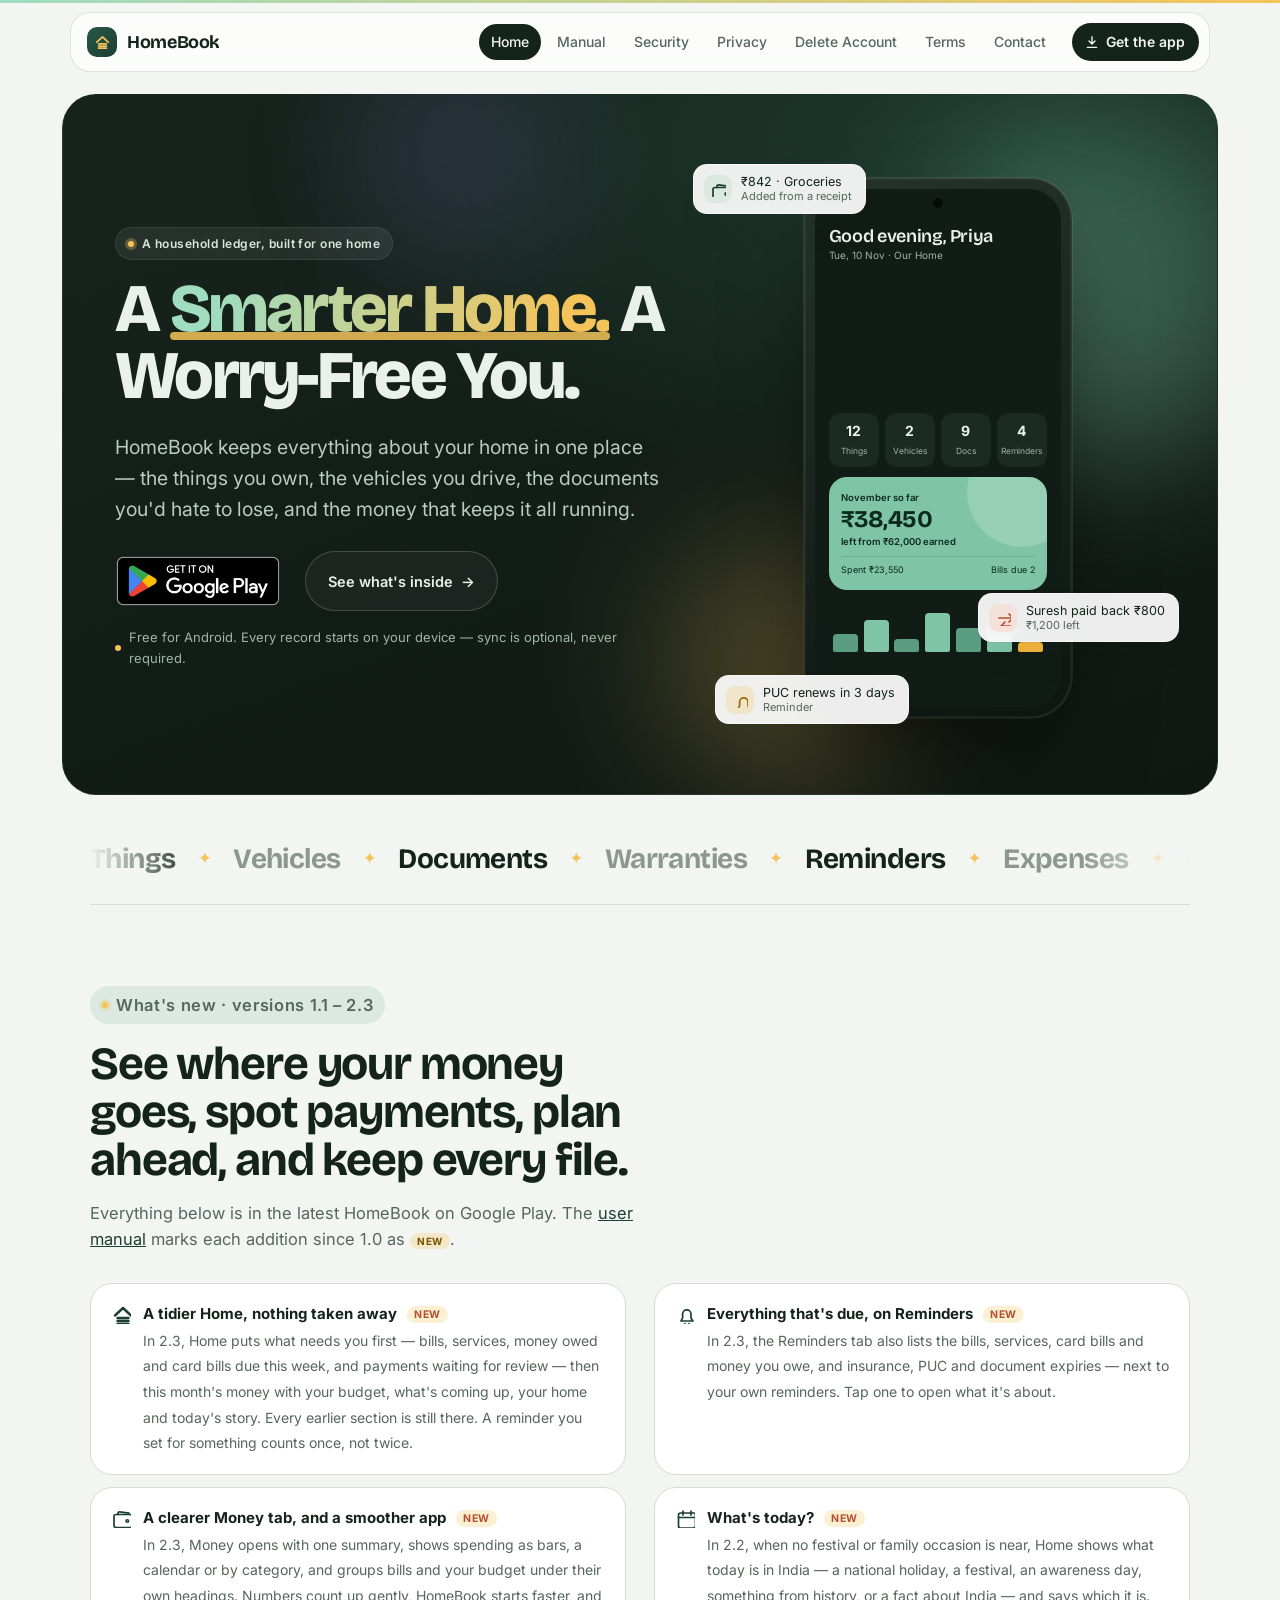
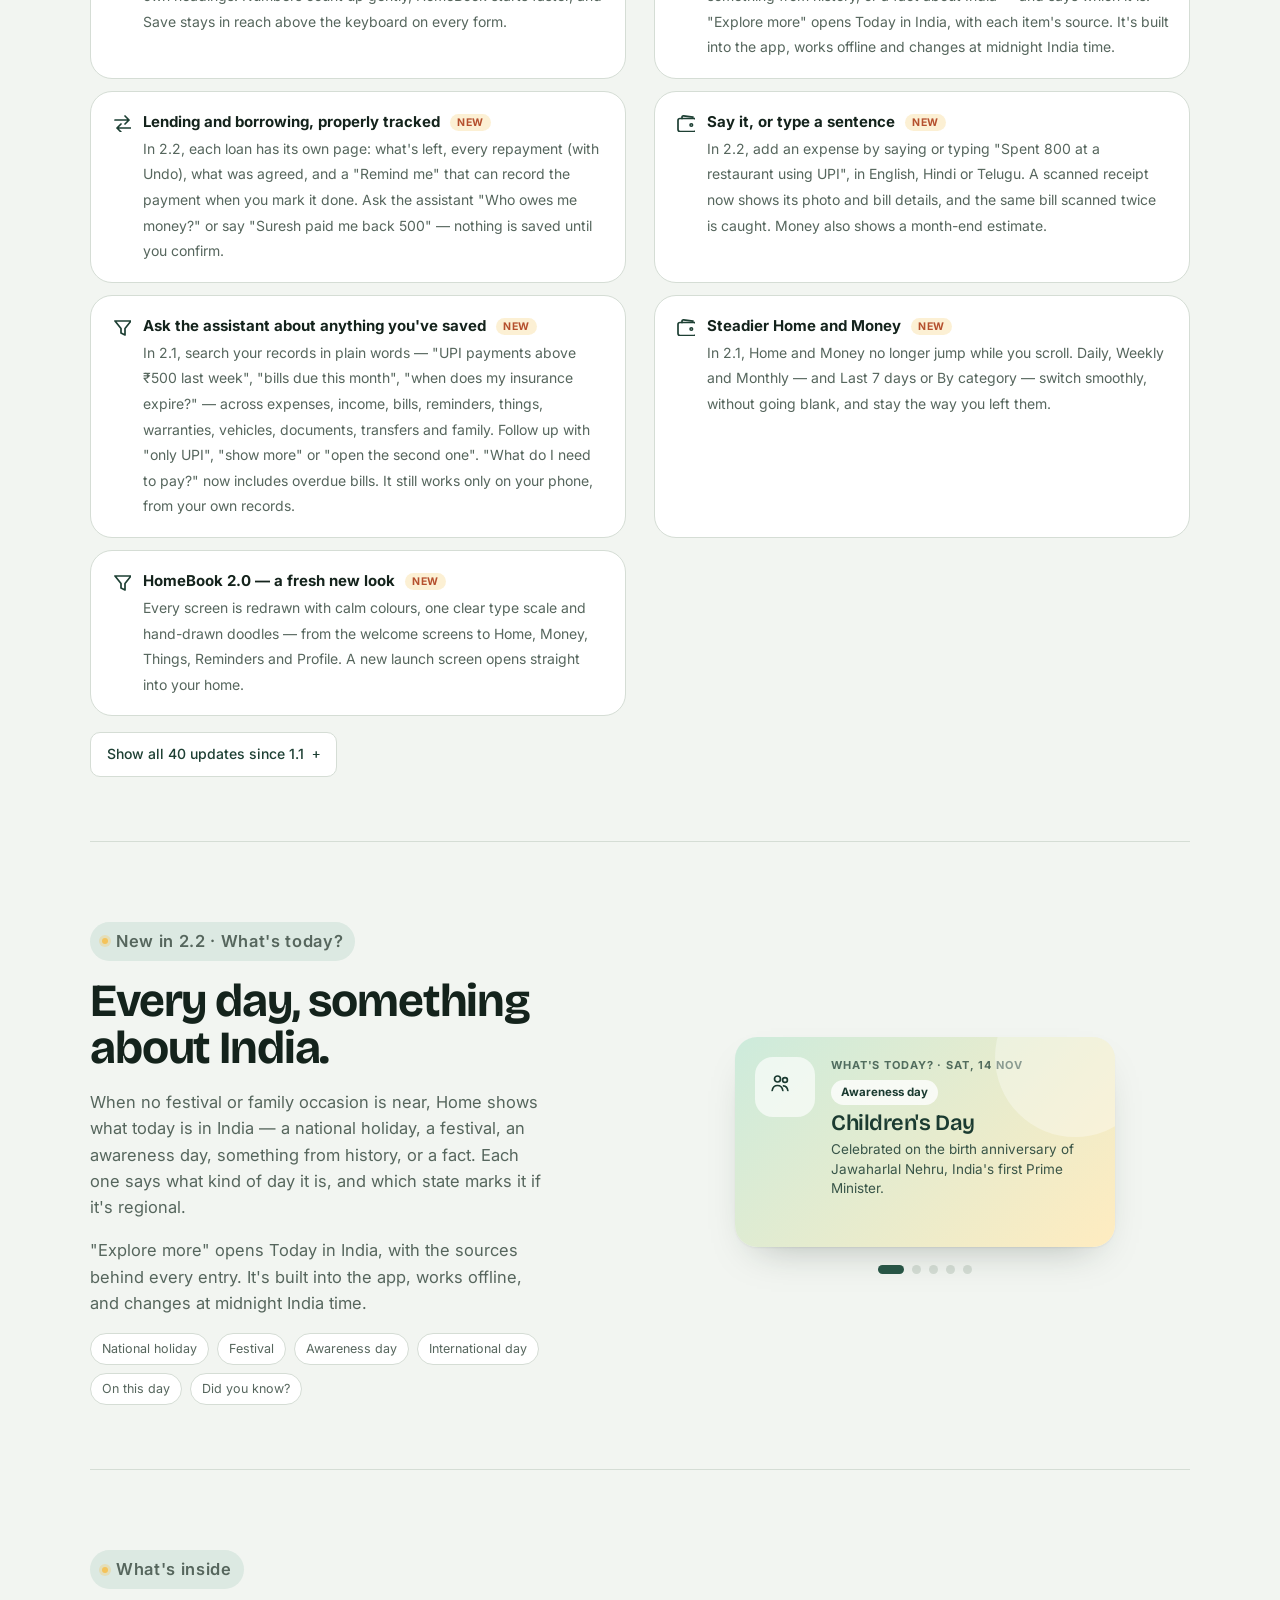
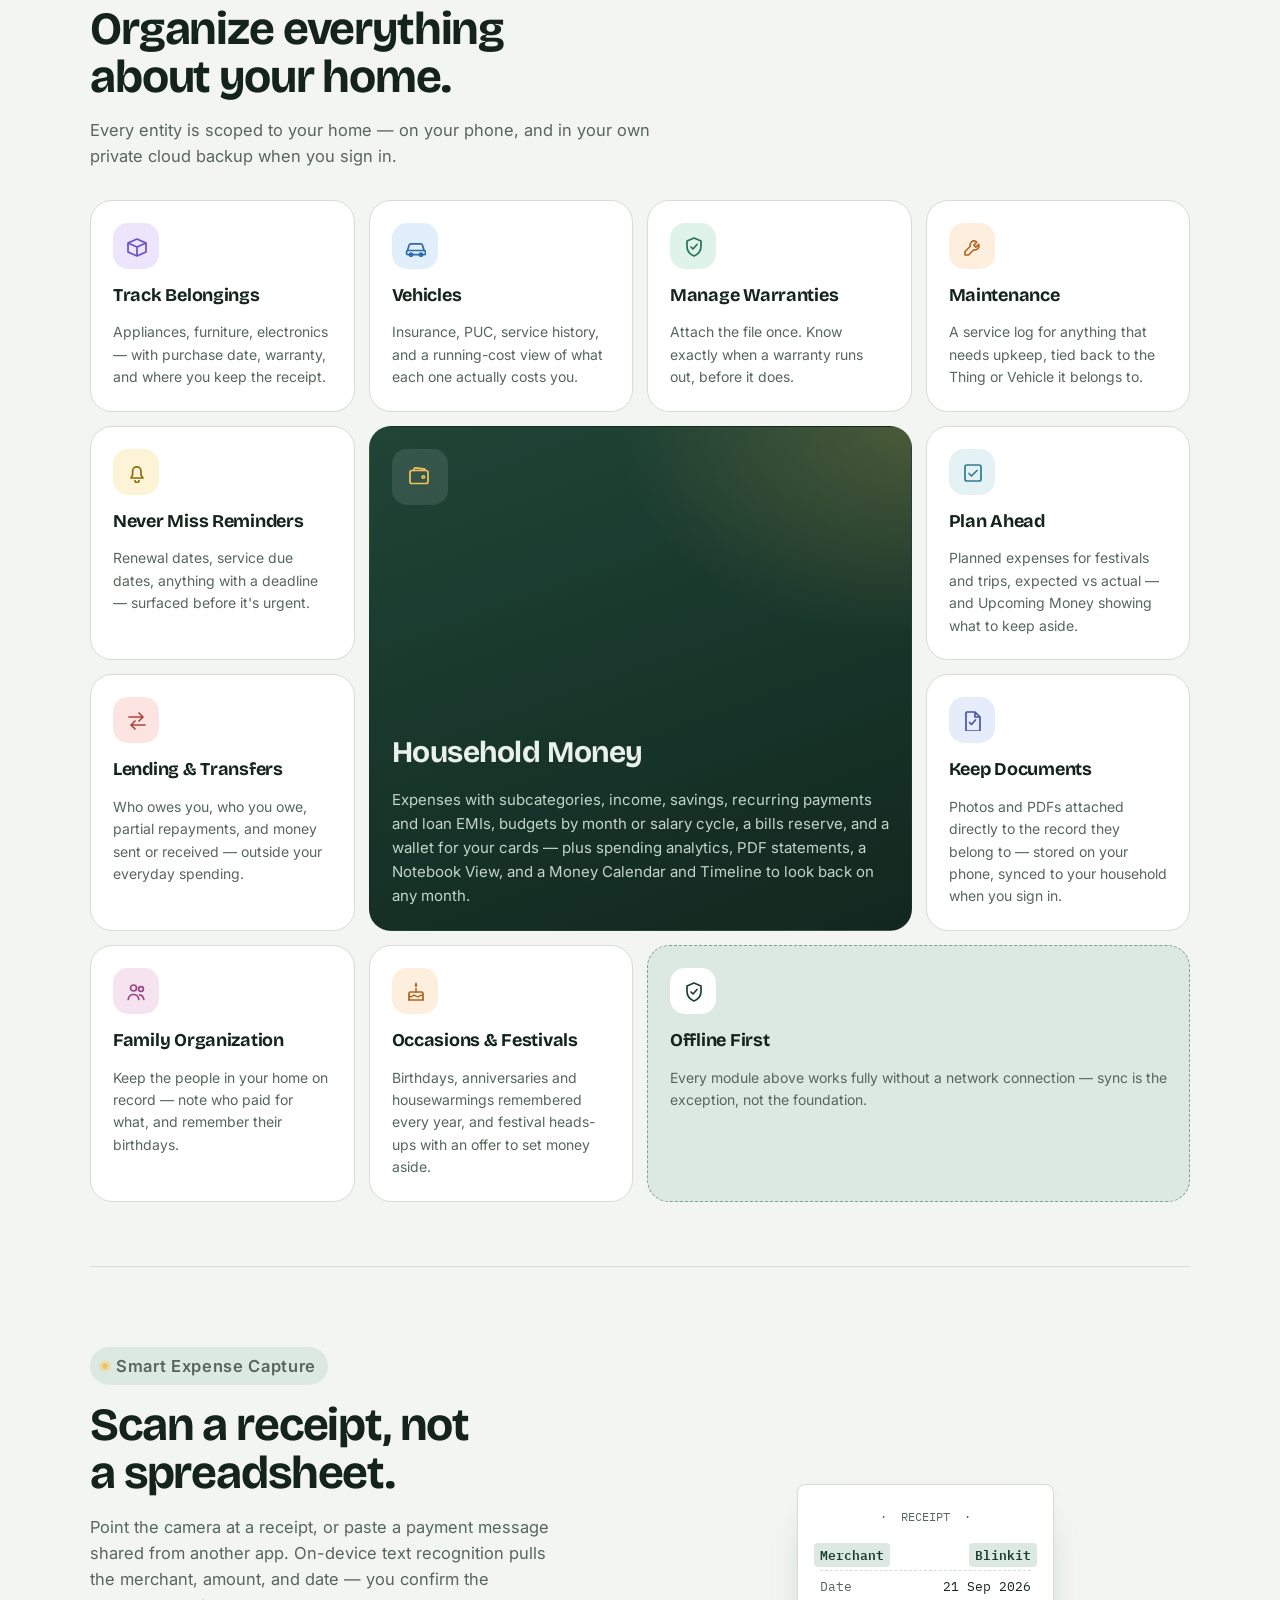
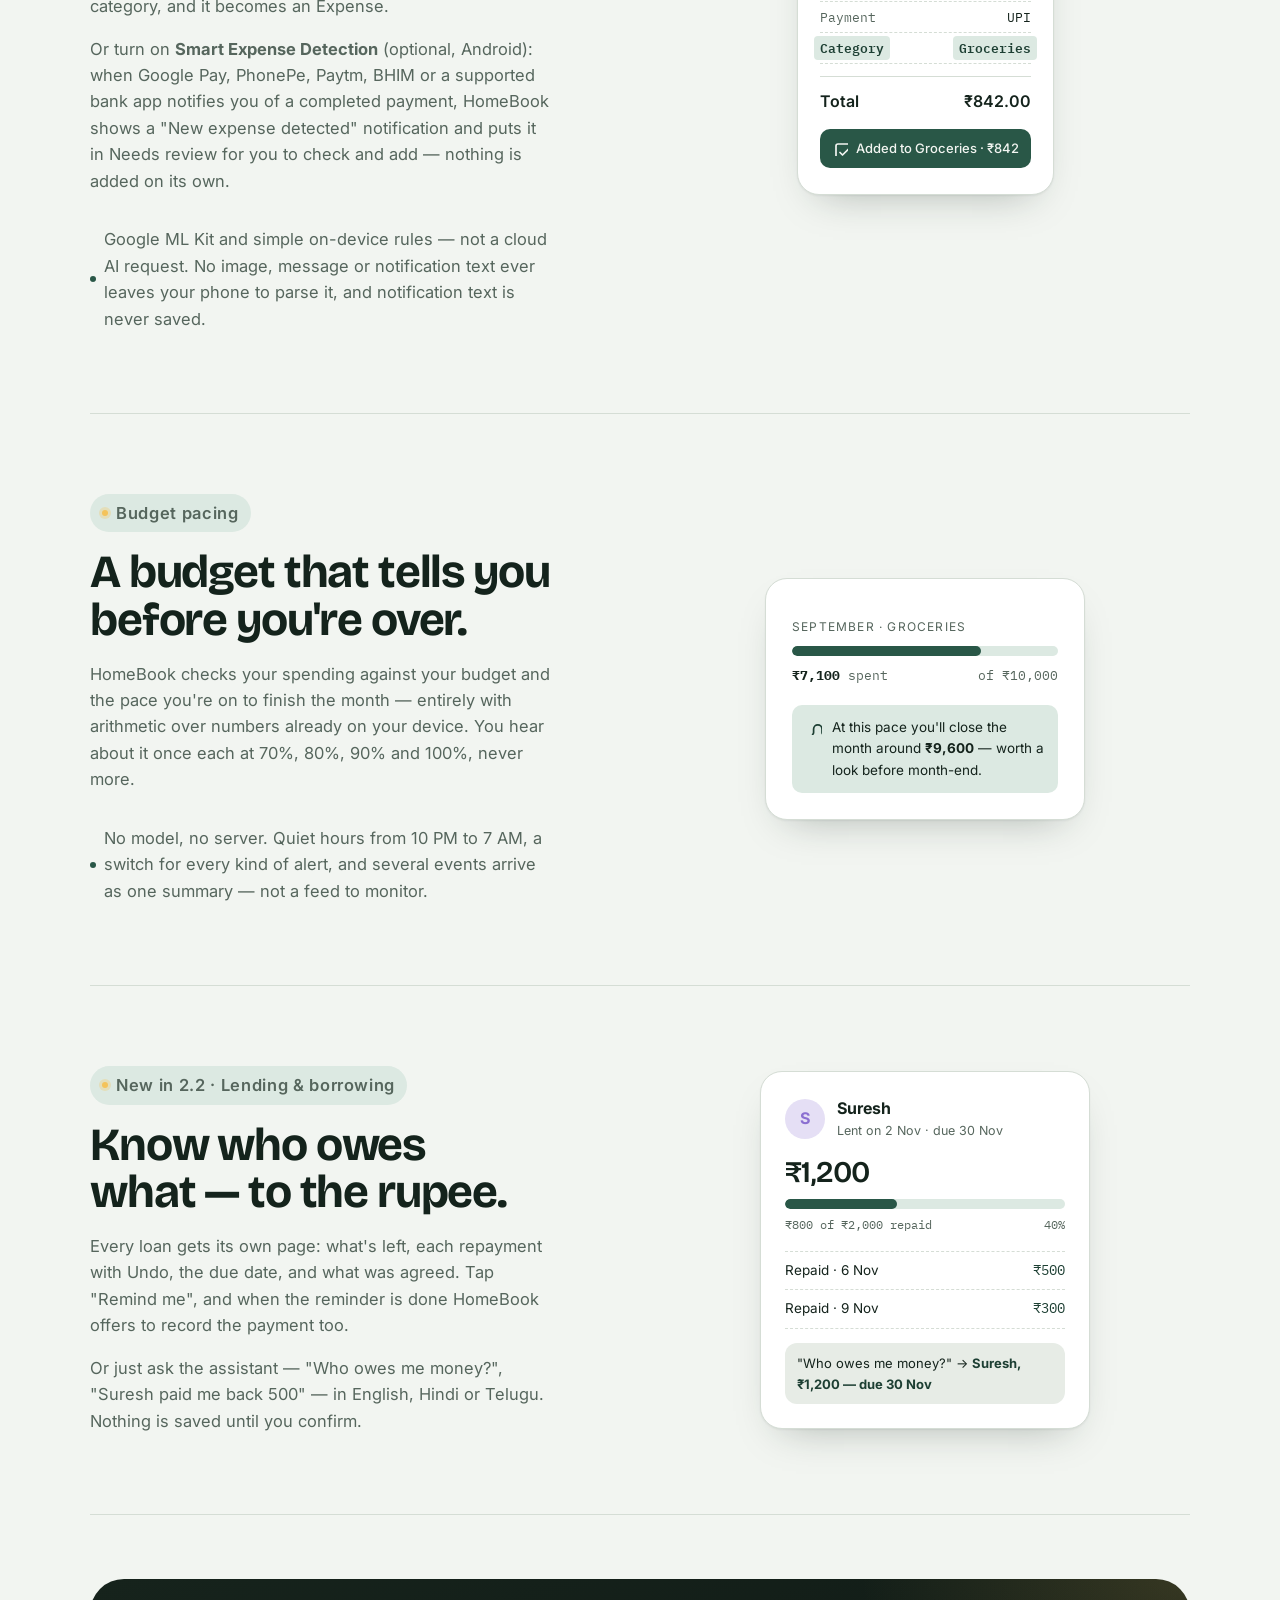
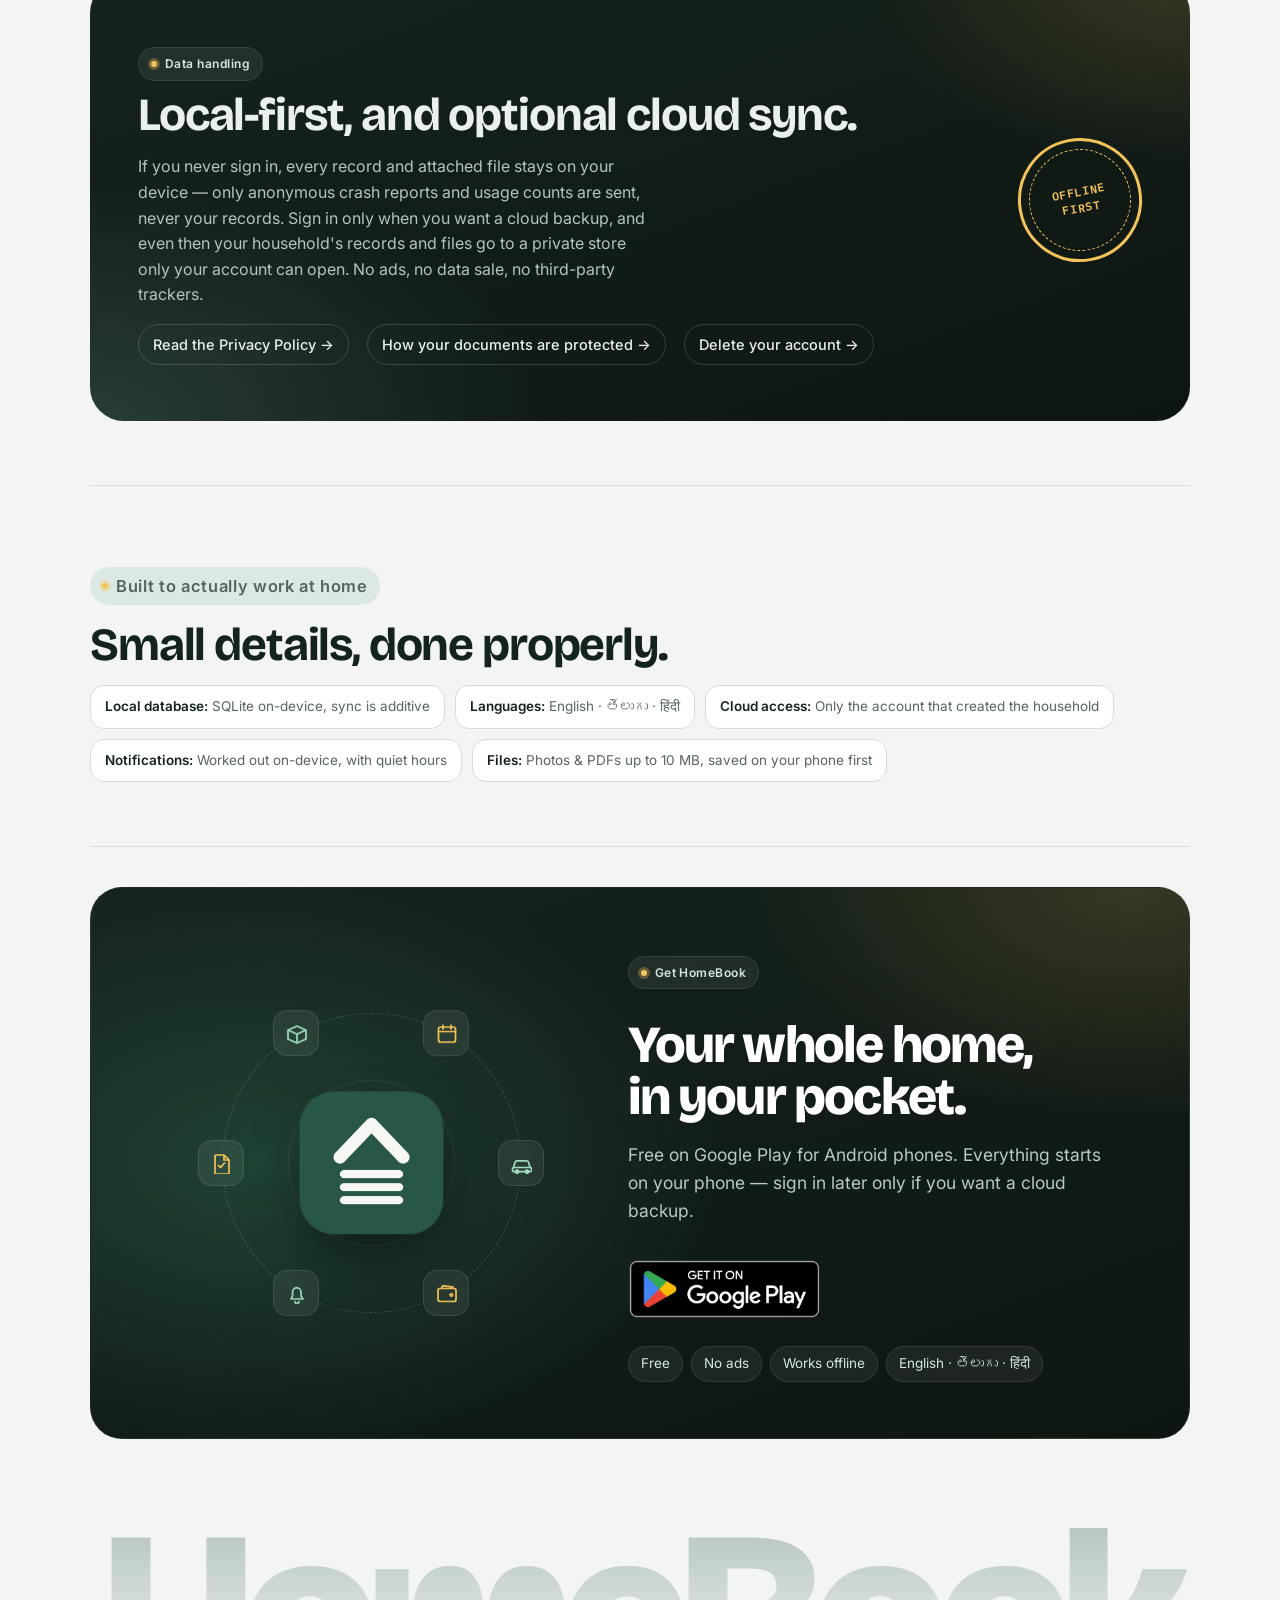
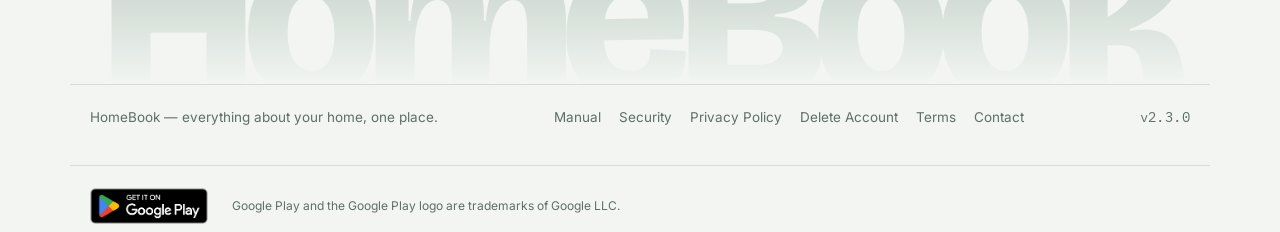
<file: index.html>
<!doctype html>
<html lang="en">
<head>
<meta charset="utf-8">
<meta name="viewport" content="width=device-width, initial-scale=1">
<title>HomeBook | A Smarter Home</title>
<meta name="description" content="HomeBook is a local-first household ledger for the things you own, your vehicles, documents, warranties, and money — with optional cloud sync.">
<link rel="icon" href="favicon.svg" type="image/svg+xml">
<meta property="og:title" content="HomeBook | A Smarter Home">
<meta property="og:description" content="A local-first household ledger for the things you own, your vehicles, documents, warranties, and money.">
<meta property="og:type" content="website">
<meta property="og:image" content="assets/og-image.png">
<meta name="twitter:card" content="summary">
<link rel="preconnect" href="https://fonts.googleapis.com">
<link href="https://fonts.googleapis.com/css2?family=Bricolage+Grotesque:opsz,wght@12..96,500..800&family=Inter:wght@400;500;600;700&family=IBM+Plex+Mono:wght@400;500;600&display=swap" rel="stylesheet">
<link rel="stylesheet" href="styles.css">
<link rel="stylesheet" href="motion.css">
<link rel="stylesheet" href="modern.css">
<script>(function(r){var seen;try{seen=sessionStorage.getItem('hb-intro')}catch(e){}if(seen||(window.matchMedia&&matchMedia('(prefers-reduced-motion: reduce)').matches)){r.classList.add('no-intro');return}try{sessionStorage.setItem('hb-intro','1')}catch(e){}r.classList.add('intro-on');setTimeout(function(){r.classList.remove('intro-on')},1250)})(document.documentElement);</script>
<script>document.documentElement.classList.add('js');setTimeout(function(){if(!window.hbMotion)document.documentElement.classList.remove('js')},2500);</script>
</head>
<body>
<div class="scroll-progress" aria-hidden="true"></div>
<div class="intro" aria-hidden="true">
  <div class="intro-inner">
    <div class="intro-mark"><svg viewBox="0 0 24 24"><path class="roof" d="M4 11.5L12 4l8 7.5"/><path class="l1" d="M6.5 14h11"/><path class="l2" d="M6.5 17h11"/><path class="l3" d="M6.5 20h11"/></svg></div>
    <div class="intro-word"><span>H</span><span>o</span><span>m</span><span>e</span><span>B</span><span>o</span><span>o</span><span>k</span></div>
    <div class="intro-line"><i></i></div>
  </div>
</div>

<svg width="0" height="0" style="position:absolute">
  <defs>
    <g id="i-mark"><path d="M4 11.5L12 4l8 7.5" stroke="currentColor" stroke-width="2.4" stroke-linecap="round" stroke-linejoin="round" fill="none"/><path d="M6.5 14h11M6.5 17h11M6.5 20h11" stroke="currentColor" stroke-width="2.4" stroke-linecap="round" fill="none"/></g>
    <g id="i-box"><path d="M3 8l9-4 9 4-9 4-9-4z" stroke="currentColor" stroke-width="1.7" stroke-linejoin="round" fill="none"/><path d="M3 8v9l9 4 9-4V8" stroke="currentColor" stroke-width="1.7" stroke-linejoin="round" fill="none"/><path d="M12 12v9" stroke="currentColor" stroke-width="1.7"/></g>
    <g id="i-car"><path d="M3.5 15.5l1.6-5.2a2 2 0 0 1 1.9-1.4h9.6a2 2 0 0 1 1.9 1.4l1.6 5.2" stroke="currentColor" stroke-width="1.7" stroke-linecap="round" stroke-linejoin="round" fill="none"/><rect x="2.5" y="15.5" width="19" height="4.2" rx="1.4" stroke="currentColor" stroke-width="1.7" fill="none"/><circle cx="7" cy="19.6" r="1.6" stroke="currentColor" stroke-width="1.7" fill="none"/><circle cx="17" cy="19.6" r="1.6" stroke="currentColor" stroke-width="1.7" fill="none"/></g>
    <g id="i-doc"><path d="M6 3h8l5 5v13a1 1 0 0 1-1 1H6a1 1 0 0 1-1-1V4a1 1 0 0 1 1-1z" stroke="currentColor" stroke-width="1.7" stroke-linejoin="round" fill="none"/><path d="M14 3v5h5" stroke="currentColor" stroke-width="1.7" stroke-linejoin="round" fill="none"/><path d="M8.5 13.5l2 2 4-4.5" stroke="currentColor" stroke-width="1.7" stroke-linecap="round" stroke-linejoin="round" fill="none"/></g>
    <g id="i-wrench"><path d="M14.7 6.3a4 4 0 0 0-5.4 4.9L4 16.5V20h3.5l5.3-5.3a4 4 0 0 0 4.9-5.4l-2.8 2.8-2-2 2.8-2.8z" stroke="currentColor" stroke-width="1.6" stroke-linejoin="round" stroke-linecap="round" fill="none"/></g>
    <g id="i-bell"><path d="M6 17h12l-1.6-2.3a2 2 0 0 1-.4-1.2V10a4.2 4.2 0 1 0-8.4 0v3.5a2 2 0 0 1-.4 1.2L6 17z" stroke="currentColor" stroke-width="1.7" stroke-linejoin="round" fill="none"/><path d="M10 19.5a2 2 0 0 0 4 0" stroke="currentColor" stroke-width="1.7" stroke-linecap="round" fill="none"/></g>
    <g id="i-wallet"><rect x="3" y="6.5" width="18" height="13" rx="2" stroke="currentColor" stroke-width="1.7" fill="none"/><path d="M7 6.5V5.2a1.4 1.4 0 0 1 1.6-1.4l9.4 1.4" stroke="currentColor" stroke-width="1.7" stroke-linecap="round" fill="none"/><circle cx="16.3" cy="13" r="1.3" stroke="currentColor" stroke-width="1.6" fill="none"/></g>
    <g id="i-family"><circle cx="8.5" cy="8" r="3" stroke="currentColor" stroke-width="1.7" fill="none"/><circle cx="16" cy="9" r="2.4" stroke="currentColor" stroke-width="1.7" fill="none"/><path d="M3.2 19.5c.5-3.4 2.6-5 5.3-5s4.8 1.6 5.3 5" stroke="currentColor" stroke-width="1.7" stroke-linecap="round" fill="none"/><path d="M14.5 14.8c2.2.2 3.9 1.7 4.3 4.7" stroke="currentColor" stroke-width="1.7" stroke-linecap="round" fill="none"/></g>
    <g id="i-shield"><path d="M12 3l7 3v5.5c0 4.6-3 7.7-7 9.5-4-1.8-7-4.9-7-9.5V6l7-3z" stroke="currentColor" stroke-width="1.7" stroke-linejoin="round" fill="none"/><path d="M9 12l2 2 4-4.5" stroke="currentColor" stroke-width="1.7" stroke-linecap="round" stroke-linejoin="round" fill="none"/></g>
    <g id="i-plan"><rect x="4" y="4" width="16" height="16" rx="2" stroke="currentColor" stroke-width="1.7" fill="none"/><path d="M8 12.5l2.5 2.5L16 9.5" stroke="currentColor" stroke-width="1.7" stroke-linecap="round" stroke-linejoin="round" fill="none"/></g>
    <g id="i-arrows"><path d="M4 8h14M14 4l4 4-4 4" stroke="currentColor" stroke-width="1.7" stroke-linecap="round" stroke-linejoin="round" fill="none"/><path d="M20 16H6M10 12l-4 4 4 4" stroke="currentColor" stroke-width="1.7" stroke-linecap="round" stroke-linejoin="round" fill="none"/></g>
    <g id="i-clip"><path d="M19 11.5l-7.2 7.2a4.5 4.5 0 0 1-6.4-6.4l7.6-7.6a3 3 0 0 1 4.2 4.2l-7.4 7.4a1.5 1.5 0 0 1-2.1-2.1l6.8-6.8" stroke="currentColor" stroke-width="1.7" stroke-linecap="round" stroke-linejoin="round" fill="none"/></g>
    <g id="i-cake"><path d="M4 20h16M5 20v-6.5A1.5 1.5 0 0 1 6.5 12h11a1.5 1.5 0 0 1 1.5 1.5V20" stroke="currentColor" stroke-width="1.7" stroke-linejoin="round" fill="none"/><path d="M5 16c1.2 1 2.3 1 3.5 0s2.3-1 3.5 0 2.3 1 3.5 0 2.3-1 3.5 0" stroke="currentColor" stroke-width="1.5" fill="none"/><path d="M12 12V8.5M12 6.5c-.8-.8-.8-1.8 0-3 .8 1.2.8 2.2 0 3z" stroke="currentColor" stroke-width="1.5" stroke-linecap="round" fill="none"/></g>
    <g id="i-filter"><path d="M4 5h16l-6 7.5V19l-4-2v-4.5L4 5z" stroke="currentColor" stroke-width="1.7" stroke-linejoin="round" fill="none"/></g>
    <g id="i-calendar"><rect x="3.5" y="5" width="17" height="15" rx="2" stroke="currentColor" stroke-width="1.7" fill="none"/><path d="M3.5 9.5h17M8 3v4M16 3v4" stroke="currentColor" stroke-width="1.7" stroke-linecap="round"/></g>
    <g id="i-card"><rect x="2.5" y="5.5" width="19" height="13" rx="2" stroke="currentColor" stroke-width="1.7" fill="none"/><path d="M2.5 10h19" stroke="currentColor" stroke-width="1.7"/><path d="M6 15h4" stroke="currentColor" stroke-width="1.7" stroke-linecap="round"/></g>
    <g id="i-moon"><path d="M19.5 14.5A7.5 7.5 0 0 1 9.5 4.5a7.5 7.5 0 1 0 10 10z" stroke="currentColor" stroke-width="1.7" stroke-linejoin="round" fill="none"/></g>
    <g id="i-bolt"><path d="M13 3L5 13.5h6L10 21l8-10.5h-6L13 3z" stroke="currentColor" stroke-width="1.7" stroke-linejoin="round" fill="none"/></g>
  </defs>
</svg>

<header class="topbar">
  <div class="shell topbar-inner">
    <a class="brand-lockup" href="index.html">
      <div class="mark"><svg viewBox="0 0 24 24"><use href="#i-mark"/></svg></div>
      <span>HomeBook</span>
    </a>
    <nav>
      <a href="index.html" aria-current="page">Home</a>
      <a href="manual/">Manual</a>
      <a href="security/">Security</a>
      <a href="privacy/">Privacy</a>
      <a href="delete-account/">Delete Account</a>
      <a href="terms/">Terms</a>
      <a href="contact/">Contact</a>
    </nav>
    <a class="nav-cta" href="https://play.google.com/store/apps/details?id=com.homebook.app.homebook" target="_blank" rel="noopener"><svg viewBox="0 0 24 24" aria-hidden="true"><path d="M12 4v11m0 0l-4.5-4.5M12 15l4.5-4.5M5 20h14" fill="none" stroke="currentColor" stroke-width="2" stroke-linecap="round" stroke-linejoin="round"/></svg>Get the app</a>
  </div>
</header>

<div class="shell">

  <section class="hero" style="border-top:none;">
    <div class="hero-glow" aria-hidden="true"><span class="g1"></span><span class="g2"></span><span class="g3"></span></div>
    <div>
      <p class="eyebrow">A household ledger, built for one home</p>
      <h1><span class="w">A</span> <span class="w accent">Smarter Home.</span> <span class="w">A</span> <span class="w">Worry-Free</span> <span class="w">You.</span></h1>
      <p class="tagline">HomeBook keeps everything about your home in one place — the things you own, the vehicles you drive, the documents you'd hate to lose, and the money that keeps it all running.</p>
      <div class="hero-ctas">
        <a class="play-badge hero-badge" href="https://play.google.com/store/apps/details?id=com.homebook.app.homebook" target="_blank" rel="noopener"><img src="assets/google-play-badge.png" alt="Get it on Google Play" width="646" height="250"></a>
        <a class="btn btn-ghost" href="#modules">See what's inside <span class="arr">→</span></a>
      </div>
      <p class="caption-line"><span class="dot"></span>Free for Android. Every record starts on your device — sync is optional, never required.</p>
    </div>
    <div class="hero-visual" aria-hidden="true">
      <div class="phone">
        <div class="ph-screen">
          <div class="ph-greet"><strong>Good evening, Priya</strong><small>Tue, 10 Nov · Our Home</small></div>
          <div class="ph-slides">
            <div class="ph-card today"><div class="ph-tile"><svg><use href="#i-calendar"/></svg></div><div><div class="k">What's today? · Tue, 10 Nov</div><span class="pill">International day</span><div class="t">World Science Day</div><div class="b">A UNESCO day on science for peace and development.</div></div></div>
            <div class="ph-card fest"><div class="ph-tile"><svg><use href="#i-cake"/></svg></div><div><div class="k">Festival</div><span class="pill">Today</span><div class="t">Diwali</div><div class="b">Wishing your home joy and light.</div></div></div>
            <div class="ph-card lend"><div class="ph-tile"><svg><use href="#i-arrows"/></svg></div><div><div class="k">Lent to Suresh</div><span class="pill">Partly repaid</span><div class="t">₹1,200 left</div><div class="bar"><i></i></div><div class="b">₹800 of ₹2,000 repaid</div></div></div>
          </div>
          <div class="ph-counts"><div><b>12</b><span>Things</span></div><div><b>2</b><span>Vehicles</span></div><div><b>9</b><span>Docs</span></div><div><b>4</b><span>Reminders</span></div></div>
          <div class="ph-money"><small>November so far</small><div class="big" data-count="38450" data-prefix="₹">₹38,450</div><small>left from ₹62,000 earned</small><div class="row"><span>Spent ₹23,550</span><span>Bills due 2</span></div></div>
          <div class="ph-bars"><i></i><i></i><i></i><i></i><i></i><i></i><i></i></div>
        </div>
      </div>
      <div class="float-chip a"><span class="ic"><svg><use href="#i-wallet"/></svg></span><span>₹842 · Groceries<small>Added from a receipt</small></span></div>
      <div class="float-chip b"><span class="ic"><svg><use href="#i-arrows"/></svg></span><span>Suresh paid back ₹800<small>₹1,200 left</small></span></div>
      <div class="float-chip c"><span class="ic"><svg><use href="#i-bell"/></svg></span><span>PUC renews in 3 days<small>Reminder</small></span></div>
    </div>
  </section>

  <div class="marquee" aria-hidden="true"><div class="track"><span>Things</span><span>Vehicles</span><span>Documents</span><span>Warranties</span><span>Reminders</span><span>Expenses</span><span>Budgets</span><span>Lending</span><span>Receipts</span><span>Cards &amp; Wallet</span><span>What's today</span><span>Assistant</span><span>English · తెలుగు · हिंदी</span><span>Offline first</span><span>No ads</span><span>Things</span><span>Vehicles</span><span>Documents</span><span>Warranties</span><span>Reminders</span><span>Expenses</span><span>Budgets</span><span>Lending</span><span>Receipts</span><span>Cards &amp; Wallet</span><span>What's today</span><span>Assistant</span><span>English · తెలుగు · हिंदी</span><span>Offline first</span><span>No ads</span></div></div>

  <section id="whats-new">
    <div class="section-head" data-reveal>
      <p class="eyebrow">What's new · versions 1.1 – 2.3</p>
      <h2>See where your money goes, spot payments, plan ahead, and keep every file.</h2>
      <p>Everything below is in the latest HomeBook on Google Play. The <a href="manual/">user manual</a> marks each addition since 1.0 as <span class="new-tag">NEW</span>.</p>
    </div>
    <ul class="news-list reveal-group">
      <li><svg><use href="#i-mark"/></svg><div><strong>A tidier Home, nothing taken away <span class="new-tag">NEW</span></strong><span>In 2.3, Home puts what needs you first — bills, services, money owed and card bills due this week, and payments waiting for review — then this month's money with your budget, what's coming up, your home and today's story. Every earlier section is still there. A reminder you set for something counts once, not twice.</span></div></li>
      <li><svg><use href="#i-bell"/></svg><div><strong>Everything that's due, on Reminders <span class="new-tag">NEW</span></strong><span>In 2.3, the Reminders tab also lists the bills, services, card bills and money you owe, and insurance, PUC and document expiries — next to your own reminders. Tap one to open what it's about.</span></div></li>
      <li><svg><use href="#i-wallet"/></svg><div><strong>A clearer Money tab, and a smoother app <span class="new-tag">NEW</span></strong><span>In 2.3, Money opens with one summary, shows spending as bars, a calendar or by category, and groups bills and your budget under their own headings. Numbers count up gently, HomeBook starts faster, and Save stays in reach above the keyboard on every form.</span></div></li>
      <li><svg><use href="#i-calendar"/></svg><div><strong>What's today? <span class="new-tag">NEW</span></strong><span>In 2.2, when no festival or family occasion is near, Home shows what today is in India — a national holiday, a festival, an awareness day, something from history, or a fact about India — and says which it is. "Explore more" opens Today in India, with each item's source. It's built into the app, works offline and changes at midnight India time.</span></div></li>
      <li><svg><use href="#i-arrows"/></svg><div><strong>Lending and borrowing, properly tracked <span class="new-tag">NEW</span></strong><span>In 2.2, each loan has its own page: what's left, every repayment (with Undo), what was agreed, and a "Remind me" that can record the payment when you mark it done. Ask the assistant "Who owes me money?" or say "Suresh paid me back 500" — nothing is saved until you confirm.</span></div></li>
      <li><svg><use href="#i-wallet"/></svg><div><strong>Say it, or type a sentence <span class="new-tag">NEW</span></strong><span>In 2.2, add an expense by saying or typing "Spent 800 at a restaurant using UPI", in English, Hindi or Telugu. A scanned receipt now shows its photo and bill details, and the same bill scanned twice is caught. Money also shows a month-end estimate.</span></div></li>
      <li><svg><use href="#i-filter"/></svg><div><strong>Ask the assistant about anything you've saved <span class="new-tag">NEW</span></strong><span>In 2.1, search your records in plain words — "UPI payments above ₹500 last week", "bills due this month", "when does my insurance expire?" — across expenses, income, bills, reminders, things, warranties, vehicles, documents, transfers and family. Follow up with "only UPI", "show more" or "open the second one". "What do I need to pay?" now includes overdue bills. It still works only on your phone, from your own records.</span></div></li>
      <li><svg><use href="#i-wallet"/></svg><div><strong>Steadier Home and Money <span class="new-tag">NEW</span></strong><span>In 2.1, Home and Money no longer jump while you scroll. Daily, Weekly and Monthly — and Last 7 days or By category — switch smoothly, without going blank, and stay the way you left them.</span></div></li>
      <li><svg><use href="#i-filter"/></svg><div><strong>HomeBook 2.0 — a fresh new look <span class="new-tag">NEW</span></strong><span>Every screen is redrawn with calm colours, one clear type scale and hand-drawn doodles — from the welcome screens to Home, Money, Things, Reminders and Profile. A new launch screen opens straight into your home.</span></div></li>
    </ul>
    <details class="more-news">
      <summary>Show all 40 updates since 1.1</summary>
      <ul class="news-list">
        <li><svg><use href="#i-bolt"/></svg><div><strong>Smart assistant <span class="new-tag">NEW</span></strong><span>Ask about your spending in English, Hindi or Telugu — "how much did I spend on groceries last month?" — and see short insights on Home. It works on your phone from your own records; your questions are not sent anywhere.</span></div></li>
        <li><svg><use href="#i-bell"/></svg><div><strong>Reminders that ring on time <span class="new-tag">NEW</span></strong><span>A reminder notifies at its own time, with Done and Snooze right on the notification. Give a reminder a category, open it for its full details, or tap "Snooze 1 day" — its own date and repeat stay as they were.</span></div></li>
        <li><svg><use href="#i-wallet"/></svg><div><strong>Quicker to add <span class="new-tag">NEW</span></strong><span>Add an expense on a large amount with one-tap ₹150, ₹500, ₹1,000 and ₹2,000, and add a thing in three easy steps: category, details, papers.</span></div></li>
        <li><svg><use href="#i-wrench"/></svg><div><strong>Sync you can trust <span class="new-tag">NEW</span></strong><span>Something deleted on one phone is deleted on your other phones too, only what changed is downloaded, and a newer change is never overwritten by an older one. Backups now also hold transfers, debts, category budgets and cards, and show what they hold before you restore.</span></div></li>
        <li><svg><use href="#i-bolt"/></svg><div><strong>Opens fast on any network</strong><span>Your records show straight away, even on a slow or patchy connection — sync and online checks carry on in the background. On a stalled network HomeBook used to take about 11 seconds to open; now it's about a third of a second.</span></div></li>
        <li><svg><use href="#i-plan"/></svg><div><strong>Money Setup</strong><span>Optional, about two minutes: your payday, a bills reserve and your regular bills. Skip any step, or the whole thing — no bank details needed. Your monthly salary can go into Income, and bills already in Recurring are linked, never copied.</span></div></li>
        <li><svg><use href="#i-wallet"/></svg><div><strong>Bills reserve</strong><span>See what to keep aside for rent, EMIs and bills, which ones are paid and what's still due, and whether your reserve covers them. It's a plan, not a bank balance — never counted as spending, and HomeBook never moves money.</span></div></li>
        <li><svg><use href="#i-wrench"/></svg><div><strong>Fits your screen, counts right</strong><span>In 1.7.1, HomeBook uses the full display on newer Android phones while keeping everything clear of the status bar, camera cut-out and navigation bar. The Things count on Home also no longer includes your vehicles, which keep their own count.</span></div></li>
        <li><svg><use href="#i-card"/></svg><div><strong>Cards &amp; Wallet</strong><span>Keep your credit, debit and prepaid cards in one place, in Money. Only the last 4 digits are saved — never the full number, CVV or PIN — and HomeBook doesn't connect to your bank. A credit card's due date shows in Upcoming.</span></div></li>
        <li><svg><use href="#i-calendar"/></svg><div><strong>Budget by salary cycle</strong><span>Start your money month on payday — say the 25th to the 24th — instead of the 1st. Budgets carry forward to the next month until you change them.</span></div></li>
        <li><svg><use href="#i-wallet"/></svg><div><strong>A truer picture of your money</strong><span>Rent and EMIs you've already paid are no longer counted twice, income counts once it arrives, and you can add an opening balance to see what you really have left.</span></div></li>
        <li><svg><use href="#i-filter"/></svg><div><strong>Category budgets, fixed</strong><span>Category budgets open again, show the limits you saved, follow the month you're looking at, and add up with your overall budget.</span></div></li>
        <li><svg><use href="#i-moon"/></svg><div><strong>Dark theme</strong><span>Choose Light, Dark or System in Settings. The dark theme keeps HomeBook's calm colours and stays easy to read.</span></div></li>
        <li><svg><use href="#i-doc"/></svg><div><strong>Tidier lists</strong><span>Each day's expenses share one card on Expenses and the Money Timeline, and a payment with no category shows the merchant's initial.</span></div></li>
        <li><svg><use href="#i-bell"/></svg><div><strong>Review payments as you pay</strong><span>With Smart Expense Detection on, a UPI payment brings a "New expense detected" notification — even when HomeBook is closed. Tap Review &amp; Add, or Ignore. Nothing is added without your OK.</span></div></li>
        <li><svg><use href="#i-doc"/></svg><div><strong>Notebook View</strong><span>See your expenses written out day by day, like your own expense notebook, with your notes and each day's total. Switch between List and Notebook any time.</span></div></li>
        <li><svg><use href="#i-wallet"/></svg><div><strong>Loans &amp; Debt and Personal categories</strong><span>Home, car, two-wheeler and personal loan EMIs, credit card bills and more. A recurring EMI records each payment under its loan type, and analytics break a category down by type.</span></div></li>
        <li><svg><use href="#i-doc"/></svg><div><strong>Notes on statements</strong><span>PDF statements show each expense's note under its merchant, and can be written out in a notebook style.</span></div></li>
        <li><svg><use href="#i-filter"/></svg><div><strong>A calmer, clearer look</strong><span>Softer category icons, a tidier Quick Add, a category picker with large icons, search that finds your notes, and your home's name on the Home screen.</span></div></li>
        <li><svg><use href="#i-wallet"/></svg><div><strong>Money tab &amp; spending analytics</strong><span>Money now has its own tab. See each month's total, trends over six months, spending by category, and your top merchants. Tap any of them for the expenses behind it.</span></div></li>
        <li><svg><use href="#i-doc"/></svg><div><strong>PDF statements</strong><span>Make a statement for a month, a date range, a category or a merchant, then preview, share or save it. It's created on your phone.</span></div></li>
        <li><svg><use href="#i-filter"/></svg><div><strong>Monthly insights</strong><span>A few plain notes on what changed this month, such as a category that went up or down, or an unusually large expense. Comparisons only appear once there's enough history.</span></div></li>
        <li><svg><use href="#i-bell"/></svg><div><strong>Smart Expense Detection</strong><span>Optional, on Android: turn it on and HomeBook suggests expenses from payment notifications of supported payment and bank apps. You review each one before it's added; notification text never leaves your phone, and SMS is never read.</span></div></li>
        <li><svg><use href="#i-plan"/></svg><div><strong>Planned expenses</strong><span>Set an expected amount for Diwali, a trip or a service, link expenses to it, and see expected vs actual.</span></div></li>
        <li><svg><use href="#i-calendar"/></svg><div><strong>Upcoming Money</strong><span>What's due in the next 7 or 30 days, and how much to keep aside — from bills you've actually recorded.</span></div></li>
        <li><svg><use href="#i-clip"/></svg><div><strong>Photos &amp; PDFs everywhere</strong><span>Attach receipts, bills and papers to things, vehicles, documents, warranties, services and expenses. Saved on your phone first, synced when you're signed in.</span></div></li>
        <li><svg><use href="#i-filter"/></svg><div><strong>Expense filters</strong><span>Narrow a month by category, subcategory, amount, payment method, merchant, who paid, or where it came from.</span></div></li>
        <li><svg><use href="#i-arrows"/></svg><div><strong>Transfers, lending &amp; borrowing</strong><span>Money sent to family, lent to a friend, or borrowed — with partial repayments, kept apart from your spending.</span></div></li>
        <li><svg><use href="#i-cake"/></svg><div><strong>Family occasions &amp; festivals</strong><span>Birthdays, anniversaries and housewarmings, reminded ahead — plus a quiet festive touch on Home around Diwali, Sankranti and more.</span></div></li>
        <li><svg><use href="#i-wallet"/></svg><div><strong>Clearer money details</strong><span>Subcategories (Food → Restaurant, Delivery…), "Paid by", and payment methods: Cash, UPI, credit card, debit card, bank transfer, net banking.</span></div></li>
        <li><svg><use href="#i-bell"/></svg><div><strong>Smarter notifications</strong><span>Budget alerts at 70–100%, bills, renewals, warranties and debts — with quiet hours, a notification centre, and a switch for each type.</span></div></li>
      </ul>
    </details>
  </section>

  <section id="today">
    <div class="feature-row">
      <div data-reveal>
        <p class="eyebrow">New in 2.2 · What's today?</p>
        <h2>Every day, something about India.</h2>
        <p>When no festival or family occasion is near, Home shows what today is in India — a national holiday, a festival, an awareness day, something from history, or a fact. Each one says what kind of day it is, and which state marks it if it's regional.</p>
        <p>"Explore more" opens Today in India, with the sources behind every entry. It's built into the app, works offline, and changes at midnight India time.</p>
        <div class="kind-row"><span>National holiday</span><span>Festival</span><span>Awareness day</span><span>International day</span><span>On this day</span><span>Did you know?</span></div>
      </div>
      <div data-reveal>
        <div class="today-demo" aria-live="polite">
          <div class="today-card"><div class="ph-tile"><svg><use href="#i-family"/></svg></div><div><div class="k">What's today? · Sat, 14 Nov</div><span class="pill">Awareness day</span><div class="t">Children's Day</div><div class="b">Celebrated on the birth anniversary of Jawaharlal Nehru, India's first Prime Minister.</div></div></div>
          <div class="today-card"><div class="ph-tile"><svg><use href="#i-doc"/></svg></div><div><div class="k">What's today? · Thu, 26 Nov</div><span class="pill">Awareness day</span><div class="t">Constitution Day</div><div class="b">The Constitution of India was adopted on 26 November 1949.</div></div></div>
          <div class="today-card"><div class="ph-tile"><svg><use href="#i-cake"/></svg></div><div><div class="k">What's today? · Tue, 1 Dec</div><span class="pill">Culture · Nagaland</span><div class="t">Hornbill Festival begins</div><div class="b">Ten days of the music, dance, food and crafts of Nagaland's tribes.</div></div></div>
          <div class="today-card"><div class="ph-tile"><svg><use href="#i-plan"/></svg></div><div><div class="k">What's today? · Tue, 22 Dec</div><span class="pill">Awareness day</span><div class="t">National Mathematics Day</div><div class="b">The birth anniversary of Srinivasa Ramanujan, born in 1887.</div></div></div>
          <div class="today-card"><div class="ph-tile"><svg><use href="#i-shield"/></svg></div><div><div class="k">What's today? · Did you know?</div><span class="pill">Did you know?</span><div class="t">24 spokes</div><div class="b">The Ashoka Chakra at the centre of the national flag has 24 spokes.</div></div></div>
        </div>
        <div class="today-dots"><button aria-label="Children's Day" aria-current="true"></button><button aria-label="Constitution Day" aria-current="false"></button><button aria-label="Hornbill Festival" aria-current="false"></button><button aria-label="National Mathematics Day" aria-current="false"></button><button aria-label="A fact" aria-current="false"></button></div>
      </div>
    </div>
  </section>

  <section id="modules">
    <div class="section-head" data-reveal>
      <p class="eyebrow">What's inside</p>
      <h2>Organize everything about your home.</h2>
      <p>Every entity is scoped to your home — on your phone, and in your own private cloud backup when you sign in.</p>
    </div>
    <div class="modules reveal-group">
      <div class="mod-card"><div class="icon"><svg width="20" height="20"><use href="#i-box"/></svg></div><h3>Track Belongings</h3><p>Appliances, furniture, electronics — with purchase date, warranty, and where you keep the receipt.</p></div>
      <div class="mod-card"><div class="icon"><svg width="20" height="20"><use href="#i-car"/></svg></div><h3>Vehicles</h3><p>Insurance, PUC, service history, and a running-cost view of what each one actually costs you.</p></div>
      <div class="mod-card"><div class="icon"><svg width="20" height="20"><use href="#i-shield"/></svg></div><h3>Manage Warranties</h3><p>Attach the file once. Know exactly when a warranty runs out, before it does.</p></div>
      <div class="mod-card"><div class="icon"><svg width="20" height="20"><use href="#i-wrench"/></svg></div><h3>Maintenance</h3><p>A service log for anything that needs upkeep, tied back to the Thing or Vehicle it belongs to.</p></div>
      <div class="mod-card"><div class="icon"><svg width="20" height="20"><use href="#i-bell"/></svg></div><h3>Never Miss Reminders</h3><p>Renewal dates, service due dates, anything with a deadline — surfaced before it's urgent.</p></div>
      <div class="mod-card"><div class="icon"><svg width="20" height="20"><use href="#i-wallet"/></svg></div><h3>Household Money</h3><p>Expenses with subcategories, income, savings, recurring payments and loan EMIs, budgets by month or salary cycle, a bills reserve, and a wallet for your cards — plus spending analytics, PDF statements, a Notebook View, and a Money Calendar and Timeline to look back on any month.</p></div>
      <div class="mod-card"><div class="icon"><svg width="20" height="20"><use href="#i-plan"/></svg></div><h3>Plan Ahead</h3><p>Planned expenses for festivals and trips, expected vs actual — and Upcoming Money showing what to keep aside.</p></div>
      <div class="mod-card"><div class="icon"><svg width="20" height="20"><use href="#i-arrows"/></svg></div><h3>Lending &amp; Transfers</h3><p>Who owes you, who you owe, partial repayments, and money sent or received — outside your everyday spending.</p></div>
      <div class="mod-card"><div class="icon"><svg width="20" height="20"><use href="#i-doc"/></svg></div><h3>Keep Documents</h3><p>Photos and PDFs attached directly to the record they belong to — stored on your phone, synced to your household when you sign in.</p></div>
      <div class="mod-card"><div class="icon"><svg width="20" height="20"><use href="#i-family"/></svg></div><h3>Family Organization</h3><p>Keep the people in your home on record — note who paid for what, and remember their birthdays.</p></div>
      <div class="mod-card"><div class="icon"><svg width="20" height="20"><use href="#i-cake"/></svg></div><h3>Occasions &amp; Festivals</h3><p>Birthdays, anniversaries and housewarmings remembered every year, and festival heads-ups with an offer to set money aside.</p></div>
      <div class="mod-card" style="background:var(--brand-tint); border-style:dashed;"><div class="icon" style="background:var(--surface);"><svg width="20" height="20"><use href="#i-shield"/></svg></div><h3>Offline First</h3><p>Every module above works fully without a network connection — sync is the exception, not the foundation.</p></div>
    </div>
  </section>

  <section id="capture">
    <div class="feature-row">
      <div>
        <p class="eyebrow">Smart Expense Capture</p>
        <h2>Scan a receipt, not a spreadsheet.</h2>
        <p>Point the camera at a receipt, or paste a payment message shared from another app. On-device text recognition pulls the merchant, amount, and date — you confirm the category, and it becomes an Expense.</p>
        <p>Or turn on <strong>Smart Expense Detection</strong> (optional, Android): when Google Pay, PhonePe, Paytm, BHIM or a supported bank app notifies you of a completed payment, HomeBook shows a "New expense detected" notification and puts it in Needs review for you to check and add — nothing is added on its own.</p>
        <p class="caption-line"><span class="dot"></span>Google ML Kit and simple on-device rules — not a cloud AI request. No image, message or notification text ever leaves your phone to parse it, and notification text is never saved.</p>
      </div>
      <div class="receipt">
        <div class="scan" aria-hidden="true"></div>
        <div class="r-head">·&nbsp; RECEIPT &nbsp;·</div>
        <div class="r-line hit"><span>Merchant</span><span>Blinkit</span></div>
        <div class="r-line"><span>Date</span><span>21 Sep 2026</span></div>
        <div class="r-line"><span>Payment</span><span>UPI</span></div>
        <div class="r-line hit"><span>Category</span><span>Groceries</span></div>
        <div class="r-total"><span>Total</span><span>₹842.00</span></div>
        <div class="added"><svg><use href="#i-plan"/></svg>Added to Groceries · ₹842</div>
      </div>
    </div>
  </section>

  <section>
    <div class="feature-row reverse">
      <div class="visual">
        <div class="gauge-card">
          <p class="g-label">September · Groceries</p>
          <div class="gauge-track"><div class="gauge-fill"></div></div>
          <div class="gauge-nums"><span><strong data-count="7100" data-prefix="₹">₹7,100</strong> spent</span><span>of ₹10,000</span></div>
          <div class="g-note"><svg width="16" height="16"><use href="#i-bell"/></svg><span>At this pace you'll close the month around <strong>₹9,600</strong> — worth a look before month-end.</span></div>
        </div>
      </div>
      <div>
        <p class="eyebrow">Budget pacing</p>
        <h2>A budget that tells you before you're over.</h2>
        <p>HomeBook checks your spending against your budget and the pace you're on to finish the month — entirely with arithmetic over numbers already on your device. You hear about it once each at 70%, 80%, 90% and 100%, never more.</p>
        <p class="caption-line"><span class="dot"></span>No model, no server. Quiet hours from 10 PM to 7 AM, a switch for every kind of alert, and several events arrive as one summary — not a feed to monitor.</p>
      </div>
    </div>
  </section>

  <section id="lending">
    <div class="feature-row">
      <div data-reveal>
        <p class="eyebrow">New in 2.2 · Lending &amp; borrowing</p>
        <h2>Know who owes what — to the rupee.</h2>
        <p>Every loan gets its own page: what's left, each repayment with Undo, the due date, and what was agreed. Tap "Remind me", and when the reminder is done HomeBook offers to record the payment too.</p>
        <p>Or just ask the assistant — "Who owes me money?", "Suresh paid me back 500" — in English, Hindi or Telugu. Nothing is saved until you confirm.</p>
      </div>
      <div class="lend-card">
        <div class="who"><div class="av">S</div><div><strong>Suresh</strong><small>Lent on 2 Nov · due 30 Nov</small></div></div>
        <div class="left" data-count="1200" data-prefix="₹">₹1,200</div>
        <div class="track"><i></i></div>
        <div class="meta"><span>₹800 of ₹2,000 repaid</span><span>40%</span></div>
        <ul><li><span>Repaid · 6 Nov</span><span>₹500</span></li><li><span>Repaid · 9 Nov</span><span>₹300</span></li></ul>
        <div class="ask">"Who owes me money?" → <b>Suresh, ₹1,200 — due 30 Nov</b></div>
      </div>
    </div>
  </section>

  <section id="privacy">
    <div class="privacy-band">
      <div>
        <p class="eyebrow" style="margin-bottom:10px;">Data handling</p>
        <h2>Local-first, and optional cloud sync.</h2>
        <p>If you never sign in, every record and attached file stays on your device — only anonymous crash reports and usage counts are sent, never your records. Sign in only when you want a cloud backup, and even then your household's records and files go to a private store only your account can open. No ads, no data sale, no third-party trackers.</p>
        <div class="links">
          <a href="privacy/">Read the Privacy Policy →</a>
          <a href="security/">How your documents are protected →</a>
          <a href="delete-account/">Delete your account →</a>
        </div>
      </div>
      <div class="stamp"><div class="stamp-inner">Offline<br>First</div></div>
    </div>
  </section>

  <section>
    <div class="section-head" style="margin-bottom:16px;">
      <p class="eyebrow">Built to actually work at home</p>
      <h2>Small details, done properly.</h2>
    </div>
    <div class="meta-strip">
      <span><strong>Local database:</strong> SQLite on-device, sync is additive</span>
      <span><strong>Languages:</strong> English · తెలుగు · हिंदी</span>
      <span><strong>Cloud access:</strong> Only the account that created the household</span>
      <span><strong>Notifications:</strong> Worked out on-device, with quiet hours</span>
      <span><strong>Files:</strong> Photos &amp; PDFs up to 10 MB, saved on your phone first</span>
    </div>
  </section>

  <section id="get-app">
    <div class="get-app">
      <div class="ga-visual" aria-hidden="true">
        <div class="ga-ring"></div>
        <div class="ga-orbit">
          <span class="o1"><svg><use href="#i-car"/></svg></span>
          <span class="o2"><svg><use href="#i-wallet"/></svg></span>
          <span class="o3"><svg><use href="#i-bell"/></svg></span>
          <span class="o4"><svg><use href="#i-doc"/></svg></span>
          <span class="o5"><svg><use href="#i-box"/></svg></span>
          <span class="o6"><svg><use href="#i-calendar"/></svg></span>
        </div>
        <img class="ga-icon" src="assets/og-image.png" alt="" width="1024" height="1024">
      </div>
      <div class="ga-text" data-reveal>
        <p class="eyebrow">Get HomeBook</p>
        <h2>Your whole home, in your pocket.</h2>
        <p>Free on Google Play for Android phones. Everything starts on your phone — sign in later only if you want a cloud backup.</p>
        <div class="ga-actions"><a class="play-badge big" href="https://play.google.com/store/apps/details?id=com.homebook.app.homebook" target="_blank" rel="noopener"><img src="assets/google-play-badge.png" alt="Get it on Google Play" width="646" height="250"></a></div>
        <ul class="ga-facts">
          <li>Free</li><li>No ads</li><li>Works offline</li><li>English · తెలుగు · हिंदी</li>
        </ul>
      </div>
    </div>
  </section>

</div>

<footer class="site-footer">
  <span class="footer-word" aria-hidden="true">HomeBook</span>
  <div class="shell footer-grid">
    <span>HomeBook — everything about your home, one place.</span>
    <div class="foot-links">
      <a href="manual/">Manual</a>
      <a href="security/">Security</a>
      <a href="privacy/">Privacy Policy</a>
      <a href="delete-account/">Delete Account</a>
      <a href="terms/">Terms</a>
      <a href="contact/">Contact</a>
    </div>
    <span class="mono">v2.3.0</span>
  </div>
  <div class="shell footer-play">
    <a class="play-badge" href="https://play.google.com/store/apps/details?id=com.homebook.app.homebook" target="_blank" rel="noopener"><img src="assets/google-play-badge.png" alt="Get it on Google Play" width="646" height="250"></a>
    <small>Google Play and the Google Play logo are trademarks of Google LLC.</small>
  </div>
</footer>

<a class="play-sticky" href="https://play.google.com/store/apps/details?id=com.homebook.app.homebook" target="_blank" rel="noopener" aria-label="Get HomeBook on Google Play">
  <img src="assets/og-image.png" alt="" width="1024" height="1024">
  <span class="ps-text"><strong>HomeBook</strong><small>Free on Google Play</small></span>
  <span class="ps-go">Install</span>
</a>

<script src="motion.js"></script>
<script src="modern.js"></script>
</body>
</html>
</file>
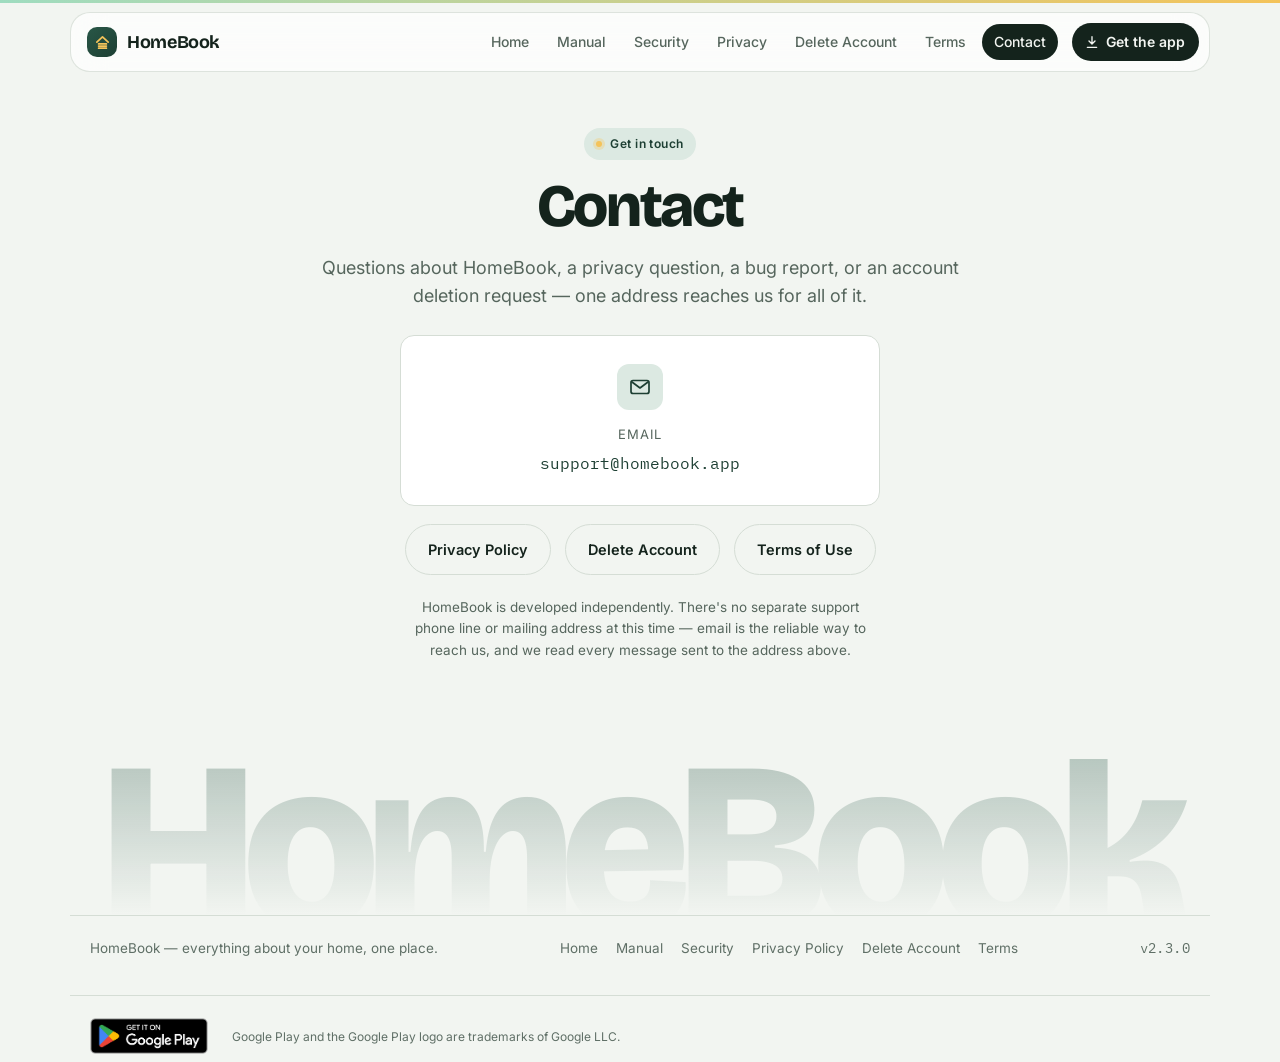
<file: contact/index.html>
<!doctype html>
<html lang="en">
<head>
<meta charset="utf-8">
<meta name="viewport" content="width=device-width, initial-scale=1">
<title>Contact | HomeBook</title>
<meta name="description" content="Get in touch about HomeBook — support, privacy questions, or account deletion requests.">
<link rel="icon" href="../favicon.svg" type="image/svg+xml">
<meta property="og:title" content="Contact | HomeBook">
<meta property="og:type" content="website">
<meta property="og:image" content="../assets/og-image.png">
<link rel="preconnect" href="https://fonts.googleapis.com">
<link href="https://fonts.googleapis.com/css2?family=Bricolage+Grotesque:opsz,wght@12..96,500..800&family=Inter:wght@400;500;600;700&family=IBM+Plex+Mono:wght@400;500;600&display=swap" rel="stylesheet">
<link rel="stylesheet" href="../styles.css">
<link rel="stylesheet" href="../modern.css">
</head>
<body>
<div class="scroll-progress" aria-hidden="true"></div>

<svg width="0" height="0" style="position:absolute"><defs>
  <g id="i-mark"><path d="M4 11.5L12 4l8 7.5" stroke="currentColor" stroke-width="2.4" stroke-linecap="round" stroke-linejoin="round" fill="none"/><path d="M6.5 14h11M6.5 17h11M6.5 20h11" stroke="currentColor" stroke-width="2.4" stroke-linecap="round" fill="none"/></g>
  <g id="i-mail"><rect x="3" y="5.5" width="18" height="13" rx="2" stroke="currentColor" stroke-width="1.7" fill="none"/><path d="M4 7l8 6 8-6" stroke="currentColor" stroke-width="1.7" stroke-linecap="round" stroke-linejoin="round" fill="none"/></g>
</defs></svg>

<header class="topbar">
  <div class="shell topbar-inner">
    <a class="brand-lockup" href="../index.html">
      <div class="mark"><svg viewBox="0 0 24 24"><use href="#i-mark"/></svg></div>
      <span>HomeBook</span>
    </a>
    <nav>
      <a href="../index.html">Home</a>
      <a href="../manual/">Manual</a>
      <a href="../security/">Security</a>
      <a href="../privacy/">Privacy</a>
      <a href="../delete-account/">Delete Account</a>
      <a href="../terms/">Terms</a>
      <a href="../contact/" aria-current="page">Contact</a>
    </nav>
    <a class="nav-cta" href="https://play.google.com/store/apps/details?id=com.homebook.app.homebook" target="_blank" rel="noopener"><svg viewBox="0 0 24 24" aria-hidden="true"><path d="M12 4v11m0 0l-4.5-4.5M12 15l4.5-4.5M5 20h14" fill="none" stroke="currentColor" stroke-width="2" stroke-linecap="round" stroke-linejoin="round"/></svg>Get the app</a>
  </div>
</header>

<div class="doc-wrap">
  <div class="page-head" style="text-align:center;">
    <p class="eyebrow mono" style="justify-content:center;">Get in touch</p>
    <h1 class="page-title">Contact</h1>
    <p class="lede" style="margin-inline:auto;">Questions about HomeBook, a privacy question, a bug report, or an account deletion request — one address reaches us for all of it.</p>
  </div>

  <div class="contact-card">
    <div class="icon"><svg viewBox="0 0 24 24"><use href="#i-mail"/></svg></div>
    <p style="margin:0 0 6px;font-size:13px;color:var(--ink-soft);text-transform:uppercase;letter-spacing:0.08em;">Email</p>
    <a class="email" href="mailto:support@homebook.app">support@homebook.app</a>
  </div>

  <div class="contact-links">
    <a class="btn btn-ghost" href="../privacy/">Privacy Policy</a>
    <a class="btn btn-ghost" href="../delete-account/">Delete Account</a>
    <a class="btn btn-ghost" href="../terms/">Terms of Use</a>
  </div>

  <p class="contact-note">HomeBook is developed independently. There's no separate support phone line or mailing address at this time — email is the reliable way to reach us, and we read every message sent to the address above.</p>
</div>

<footer class="site-footer" style="margin-top:56px;">
  <span class="footer-word" aria-hidden="true">HomeBook</span>
  <div class="shell footer-grid">
    <span>HomeBook — everything about your home, one place.</span>
    <div class="foot-links">
      <a href="../index.html">Home</a>
      <a href="../manual/">Manual</a>
      <a href="../security/">Security</a>
      <a href="../privacy/">Privacy Policy</a>
      <a href="../delete-account/">Delete Account</a>
      <a href="../terms/">Terms</a>
    </div>
    <span class="mono">v2.3.0</span>
  </div>
  <div class="shell footer-play">
    <a class="play-badge" href="https://play.google.com/store/apps/details?id=com.homebook.app.homebook" target="_blank" rel="noopener"><img src="../assets/google-play-badge.png" alt="Get it on Google Play" width="646" height="250"></a>
    <small>Google Play and the Google Play logo are trademarks of Google LLC.</small>
  </div>
</footer>

<script src="../modern.js"></script>
</body>
</html>
</file>
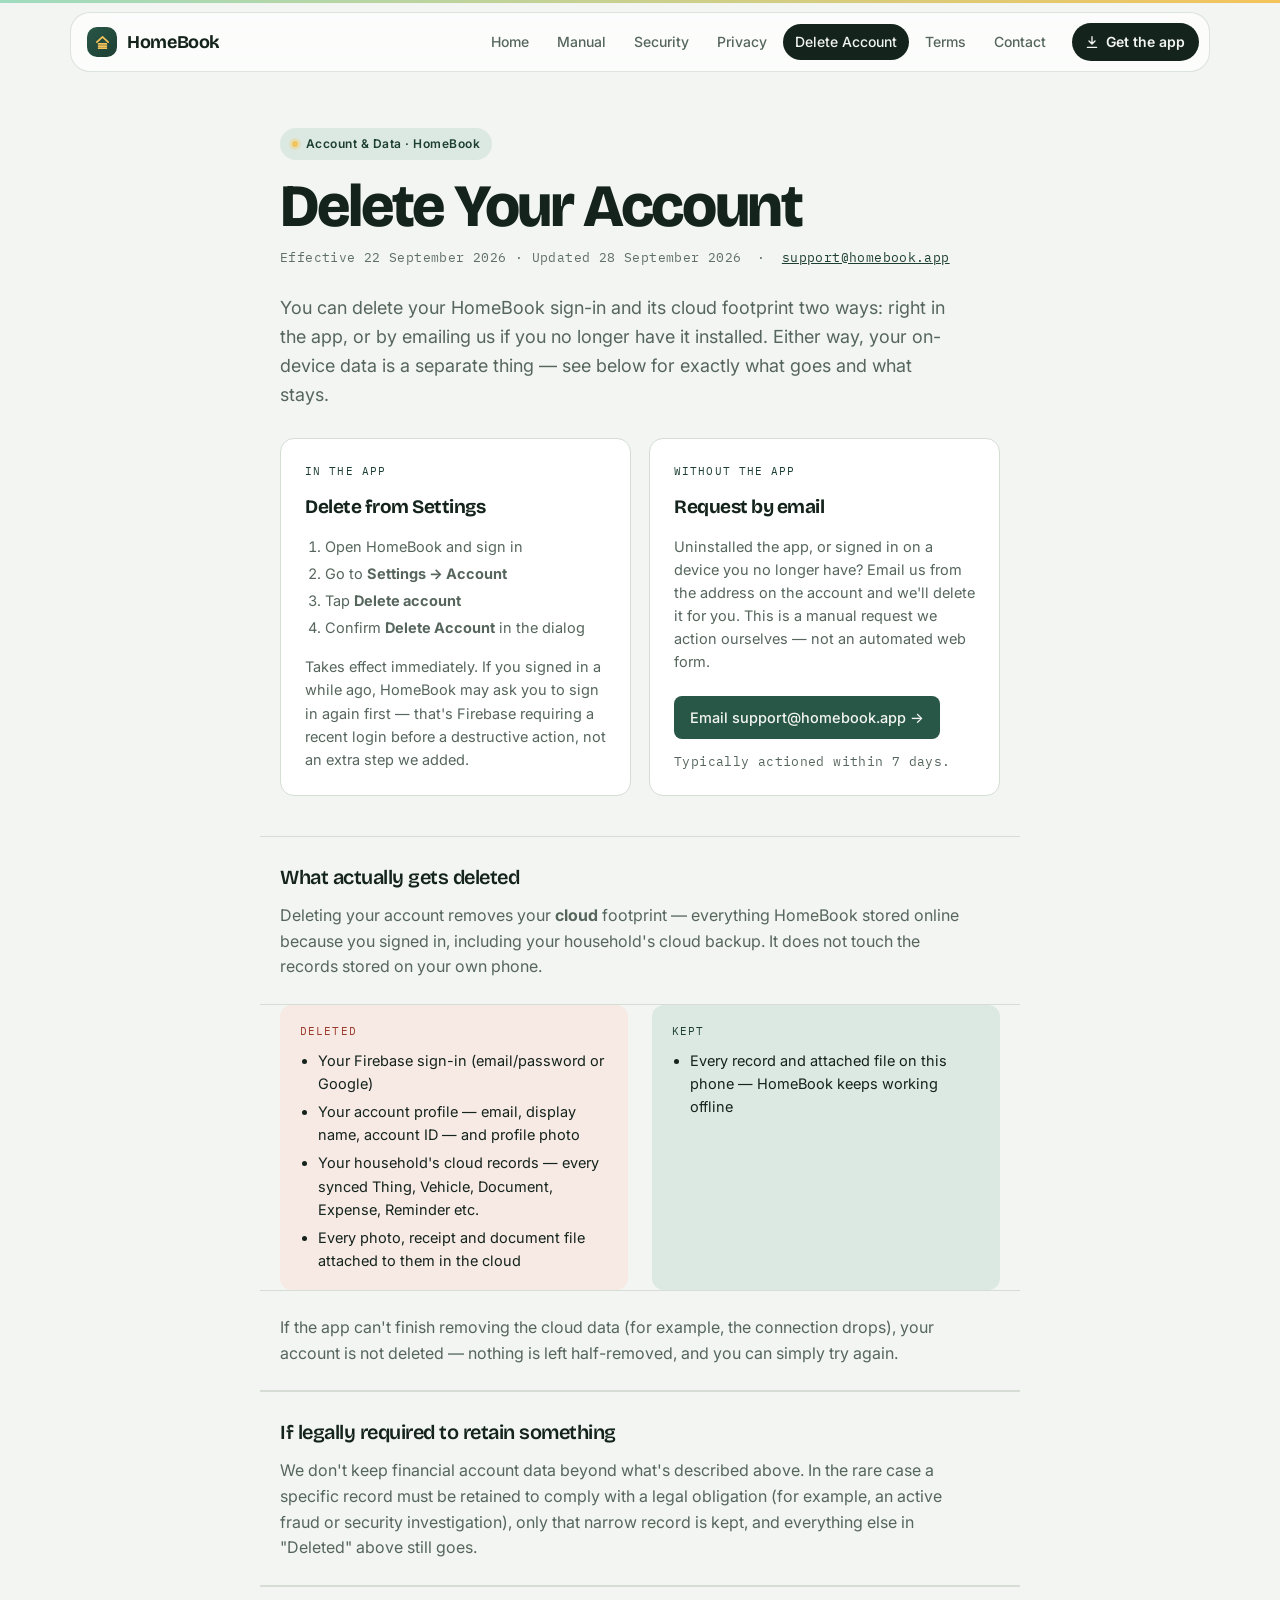
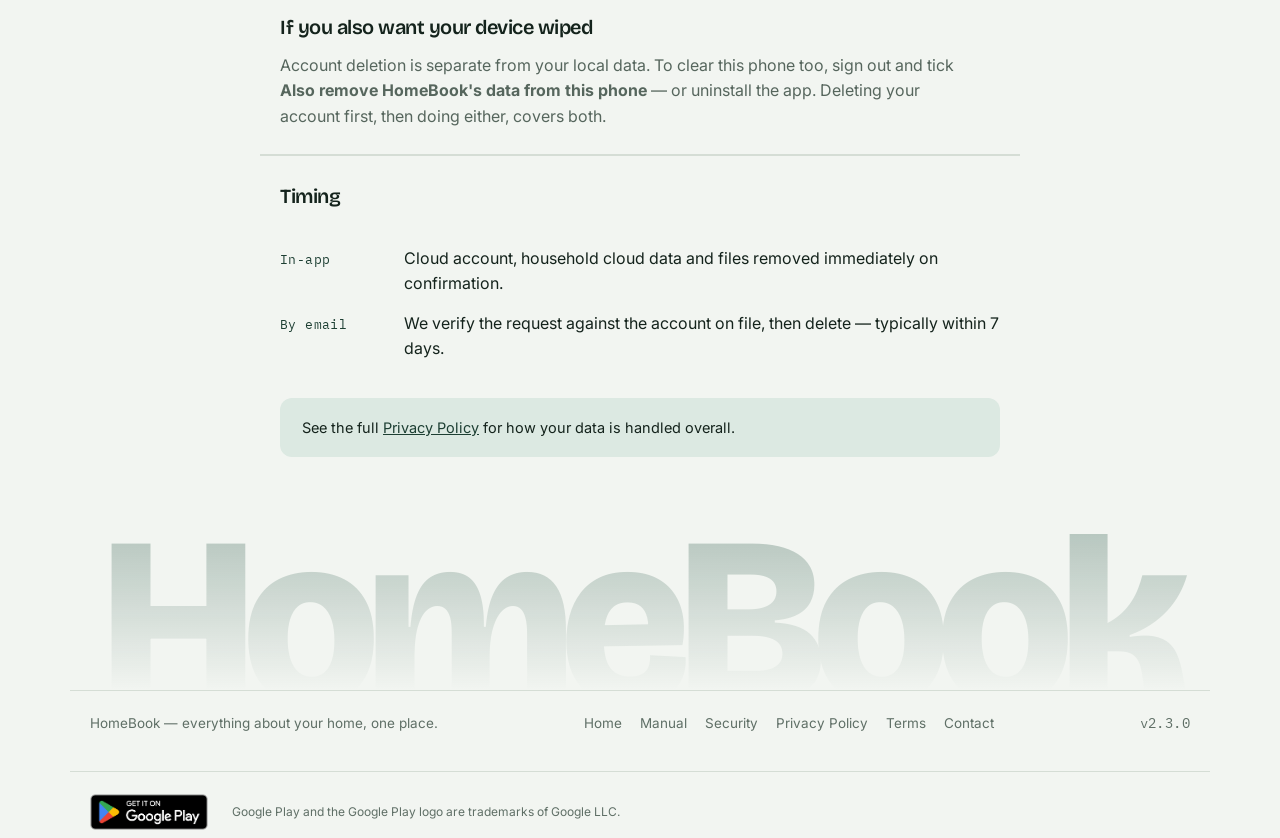
<file: delete-account/index.html>
<!doctype html>
<html lang="en">
<head>
<meta charset="utf-8">
<meta name="viewport" content="width=device-width, initial-scale=1">
<title>Delete Your Account | HomeBook</title>
<meta name="description" content="How to delete your HomeBook account and cloud data — in-app or by email — and exactly what's removed vs. kept.">
<link rel="icon" href="../favicon.svg" type="image/svg+xml">
<meta property="og:title" content="Delete Your Account | HomeBook">
<meta property="og:description" content="How to delete your HomeBook account and cloud data, and exactly what's removed vs. kept.">
<meta property="og:type" content="website">
<meta property="og:image" content="../assets/og-image.png">
<link rel="preconnect" href="https://fonts.googleapis.com">
<link href="https://fonts.googleapis.com/css2?family=Bricolage+Grotesque:opsz,wght@12..96,500..800&family=Inter:wght@400;500;600;700&family=IBM+Plex+Mono:wght@400;500;600&display=swap" rel="stylesheet">
<link rel="stylesheet" href="../styles.css">
<link rel="stylesheet" href="../modern.css">
</head>
<body>
<div class="scroll-progress" aria-hidden="true"></div>

<svg width="0" height="0" style="position:absolute"><defs>
  <g id="i-mark"><path d="M4 11.5L12 4l8 7.5" stroke="currentColor" stroke-width="2.4" stroke-linecap="round" stroke-linejoin="round" fill="none"/><path d="M6.5 14h11M6.5 17h11M6.5 20h11" stroke="currentColor" stroke-width="2.4" stroke-linecap="round" fill="none"/></g>
</defs></svg>

<header class="topbar">
  <div class="shell topbar-inner">
    <a class="brand-lockup" href="../index.html">
      <div class="mark"><svg viewBox="0 0 24 24"><use href="#i-mark"/></svg></div>
      <span>HomeBook</span>
    </a>
    <nav>
      <a href="../index.html">Home</a>
      <a href="../manual/">Manual</a>
      <a href="../security/">Security</a>
      <a href="../privacy/">Privacy</a>
      <a href="../delete-account/" aria-current="page">Delete Account</a>
      <a href="../terms/">Terms</a>
      <a href="../contact/">Contact</a>
    </nav>
    <a class="nav-cta" href="https://play.google.com/store/apps/details?id=com.homebook.app.homebook" target="_blank" rel="noopener"><svg viewBox="0 0 24 24" aria-hidden="true"><path d="M12 4v11m0 0l-4.5-4.5M12 15l4.5-4.5M5 20h14" fill="none" stroke="currentColor" stroke-width="2" stroke-linecap="round" stroke-linejoin="round"/></svg>Get the app</a>
  </div>
</header>

<div class="doc-wrap">
  <div class="page-head">
    <p class="eyebrow mono">Account &amp; Data · HomeBook</p>
    <h1 class="page-title">Delete Your Account</h1>
    <div class="meta-row mono">
      <span>Effective 22 September 2026 · Updated 28 September 2026</span>
      <span>&middot;</span>
      <span><a href="mailto:support@homebook.app">support@homebook.app</a></span>
    </div>
  </div>
  <p class="lede" style="max-width:62ch;font-size:18px;color:var(--ink-soft);margin:18px 0 0;">You can delete your HomeBook sign-in and its cloud footprint two ways: right in the app, or by emailing us if you no longer have it installed. Either way, your on-device data is a separate thing — see below for exactly what goes and what stays.</p>
</div>

<div class="paths">
  <div class="path-card">
    <span class="tag">In the app</span>
    <h2>Delete from Settings</h2>
    <ol>
      <li>Open HomeBook and sign in</li>
      <li>Go to <strong>Settings → Account</strong></li>
      <li>Tap <strong>Delete account</strong></li>
      <li>Confirm <strong>Delete Account</strong> in the dialog</li>
    </ol>
    <p>Takes effect immediately. If you signed in a while ago, HomeBook may ask you to sign in again first — that's Firebase requiring a recent login before a destructive action, not an extra step we added.</p>
  </div>
  <div class="path-card">
    <span class="tag">Without the app</span>
    <h2>Request by email</h2>
    <p>Uninstalled the app, or signed in on a device you no longer have? Email us from the address on the account and we'll delete it for you. This is a manual request we action ourselves — not an automated web form.</p>
    <a class="cta" href="mailto:support@homebook.app?subject=Delete%20my%20HomeBook%20account">Email support@homebook.app →</a>
    <p class="mono" style="font-size:12.5px;">Typically actioned within 7 days.</p>
  </div>
</div>

<section class="clause">
  <h2 class="clause-title" style="font-size:20px;">What actually gets deleted</h2>
  <p>Deleting your account removes your <strong>cloud</strong> footprint — everything HomeBook stored online because you signed in, including your household's cloud backup. It does not touch the records stored on your own phone.</p>
</section>

<div class="grid-two">
  <div class="remove">
    <span class="tag">Deleted</span>
    <ul>
      <li>Your Firebase sign-in (email/password or Google)</li>
      <li>Your account profile — email, display name, account ID — and profile photo</li>
      <li>Your household's cloud records — every synced Thing, Vehicle, Document, Expense, Reminder etc.</li>
      <li>Every photo, receipt and document file attached to them in the cloud</li>
    </ul>
  </div>
  <div class="keep">
    <span class="tag">Kept</span>
    <ul>
      <li>Every record and attached file on this phone — HomeBook keeps working offline</li>
    </ul>
  </div>
</div>

<section class="clause">
  <p>If the app can't finish removing the cloud data (for example, the connection drops), your account is not deleted — nothing is left half-removed, and you can simply try again.</p>
</section>

<section class="clause">
  <h2 class="clause-title" style="font-size:20px;">If legally required to retain something</h2>
  <p>We don't keep financial account data beyond what's described above. In the rare case a specific record must be retained to comply with a legal obligation (for example, an active fraud or security investigation), only that narrow record is kept, and everything else in "Deleted" above still goes.</p>
</section>

<section class="clause">
  <h2 class="clause-title" style="font-size:20px;">If you also want your device wiped</h2>
  <p>Account deletion is separate from your local data. To clear this phone too, sign out and tick <strong>Also remove HomeBook's data from this phone</strong> — or uninstall the app. Deleting your account first, then doing either, covers both.</p>
</section>

<section class="clause">
  <h2 class="clause-title" style="font-size:20px;">Timing</h2>
</section>
<div class="timeline">
  <div class="timeline-row"><span class="when mono">In-app</span><span>Cloud account, household cloud data and files removed immediately on confirmation.</span></div>
  <div class="timeline-row"><span class="when mono">By email</span><span>We verify the request against the account on file, then delete — typically within 7 days.</span></div>
</div>

<div class="callout" style="max-width:720px;">
  See the full <a href="../privacy/">Privacy Policy</a> for how your data is handled overall.
</div>

<footer class="site-footer">
  <span class="footer-word" aria-hidden="true">HomeBook</span>
  <div class="shell footer-grid">
    <span>HomeBook — everything about your home, one place.</span>
    <div class="foot-links">
      <a href="../index.html">Home</a>
      <a href="../manual/">Manual</a>
      <a href="../security/">Security</a>
      <a href="../privacy/">Privacy Policy</a>
      <a href="../terms/">Terms</a>
      <a href="../contact/">Contact</a>
    </div>
    <span class="mono">v2.3.0</span>
  </div>
  <div class="shell footer-play">
    <a class="play-badge" href="https://play.google.com/store/apps/details?id=com.homebook.app.homebook" target="_blank" rel="noopener"><img src="../assets/google-play-badge.png" alt="Get it on Google Play" width="646" height="250"></a>
    <small>Google Play and the Google Play logo are trademarks of Google LLC.</small>
  </div>
</footer>

<script src="../modern.js"></script>
</body>
</html>
</file>
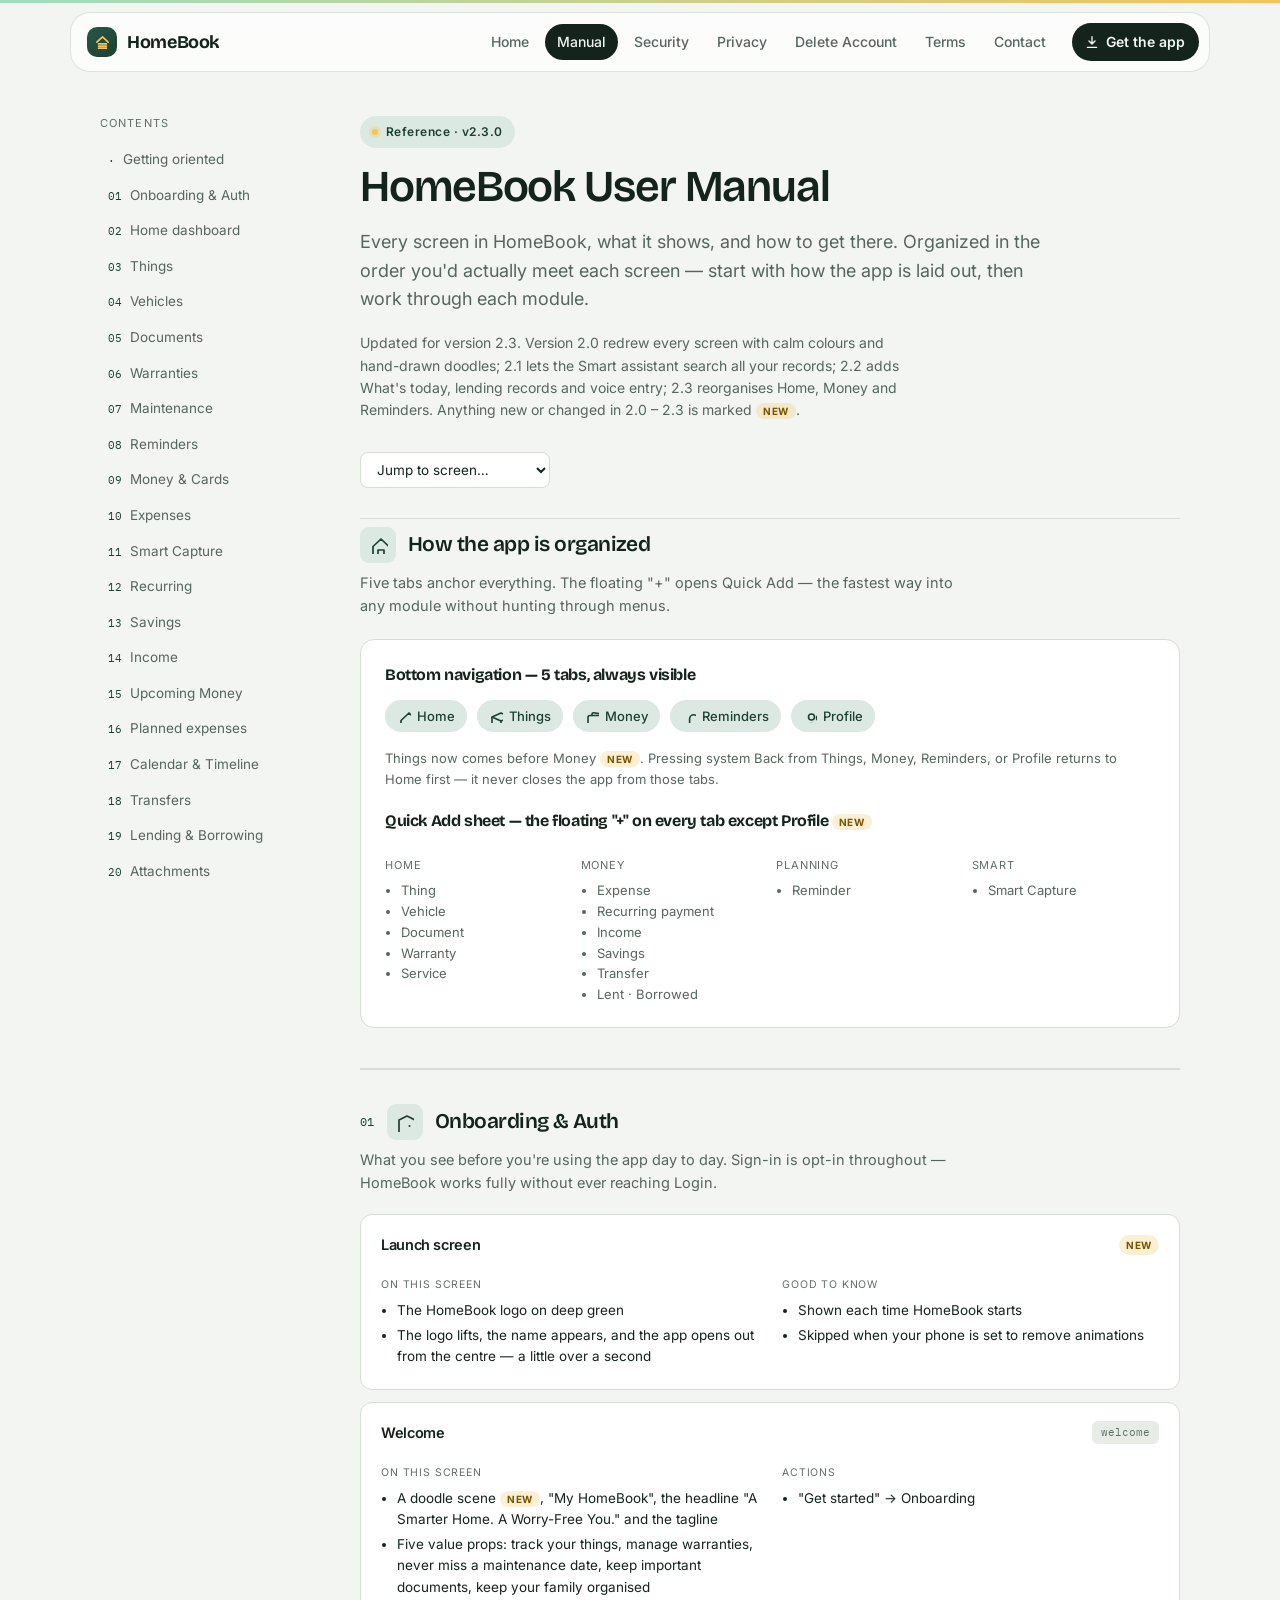
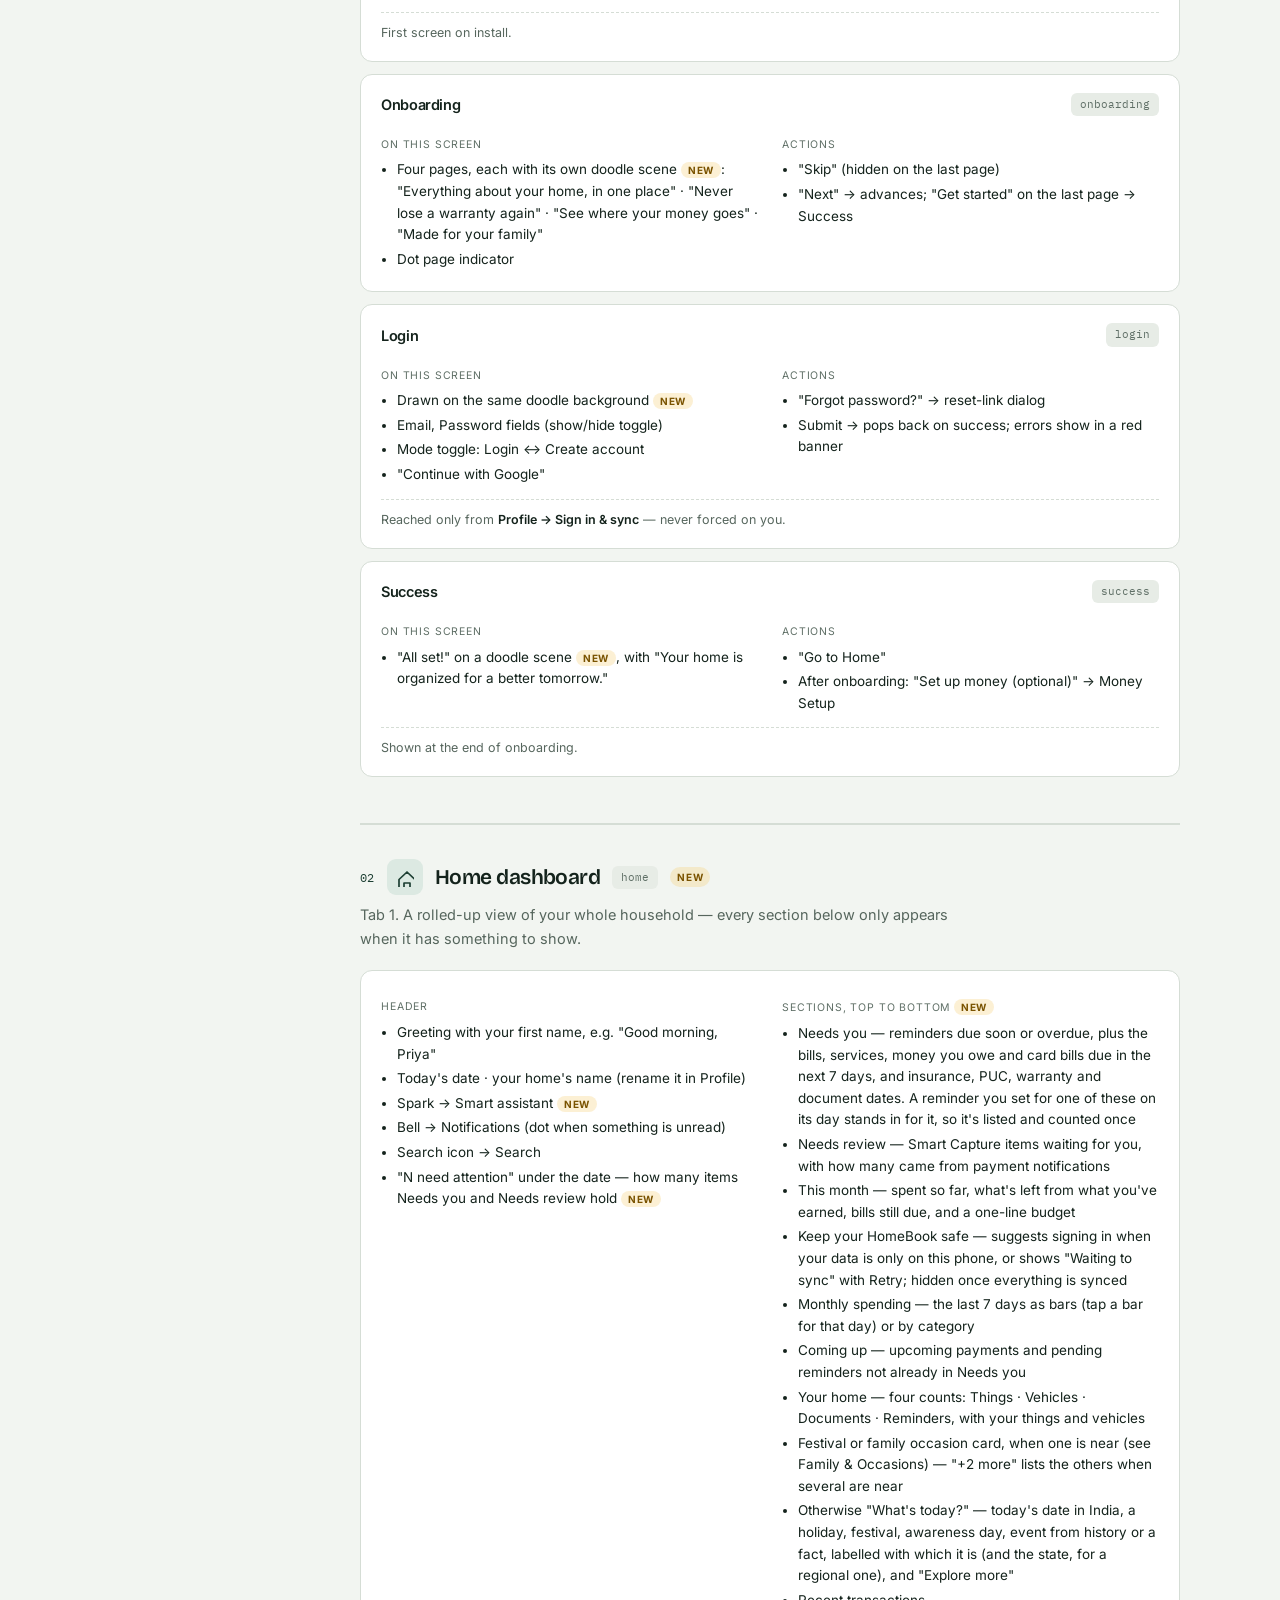
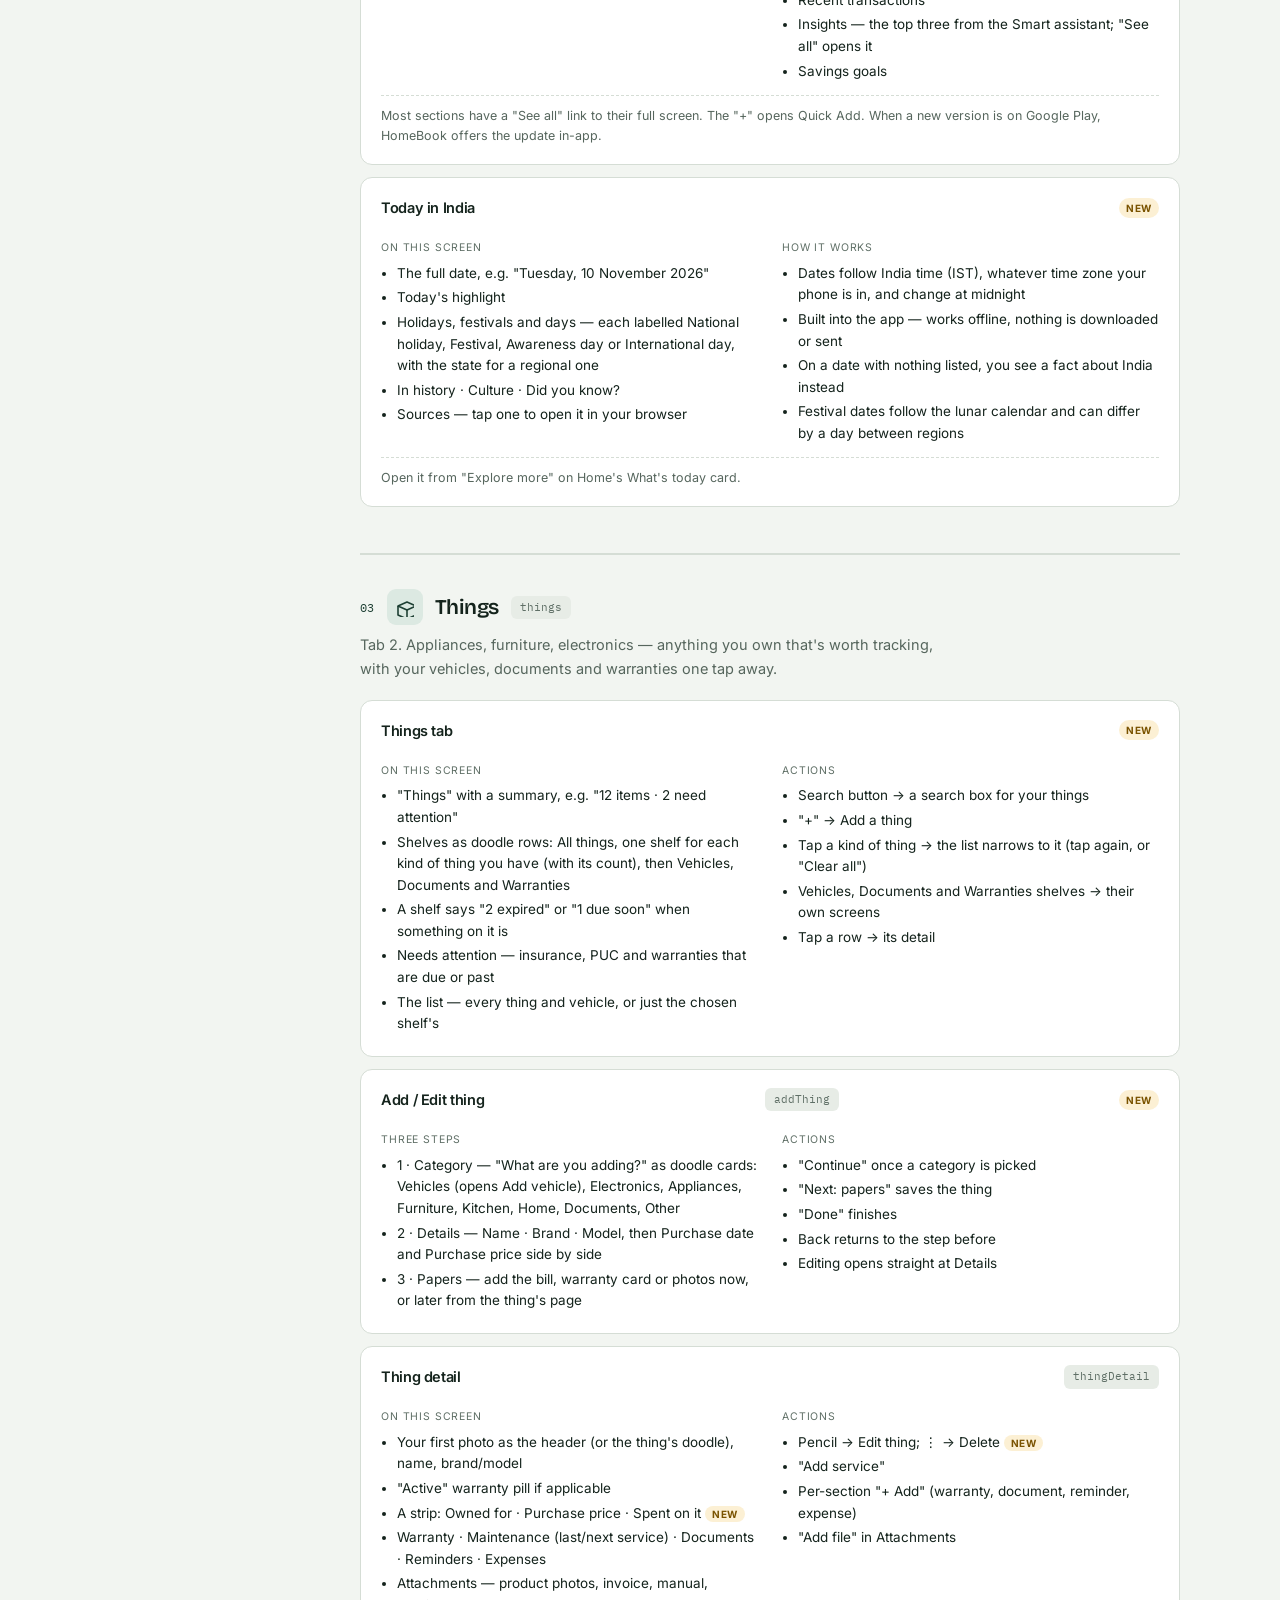
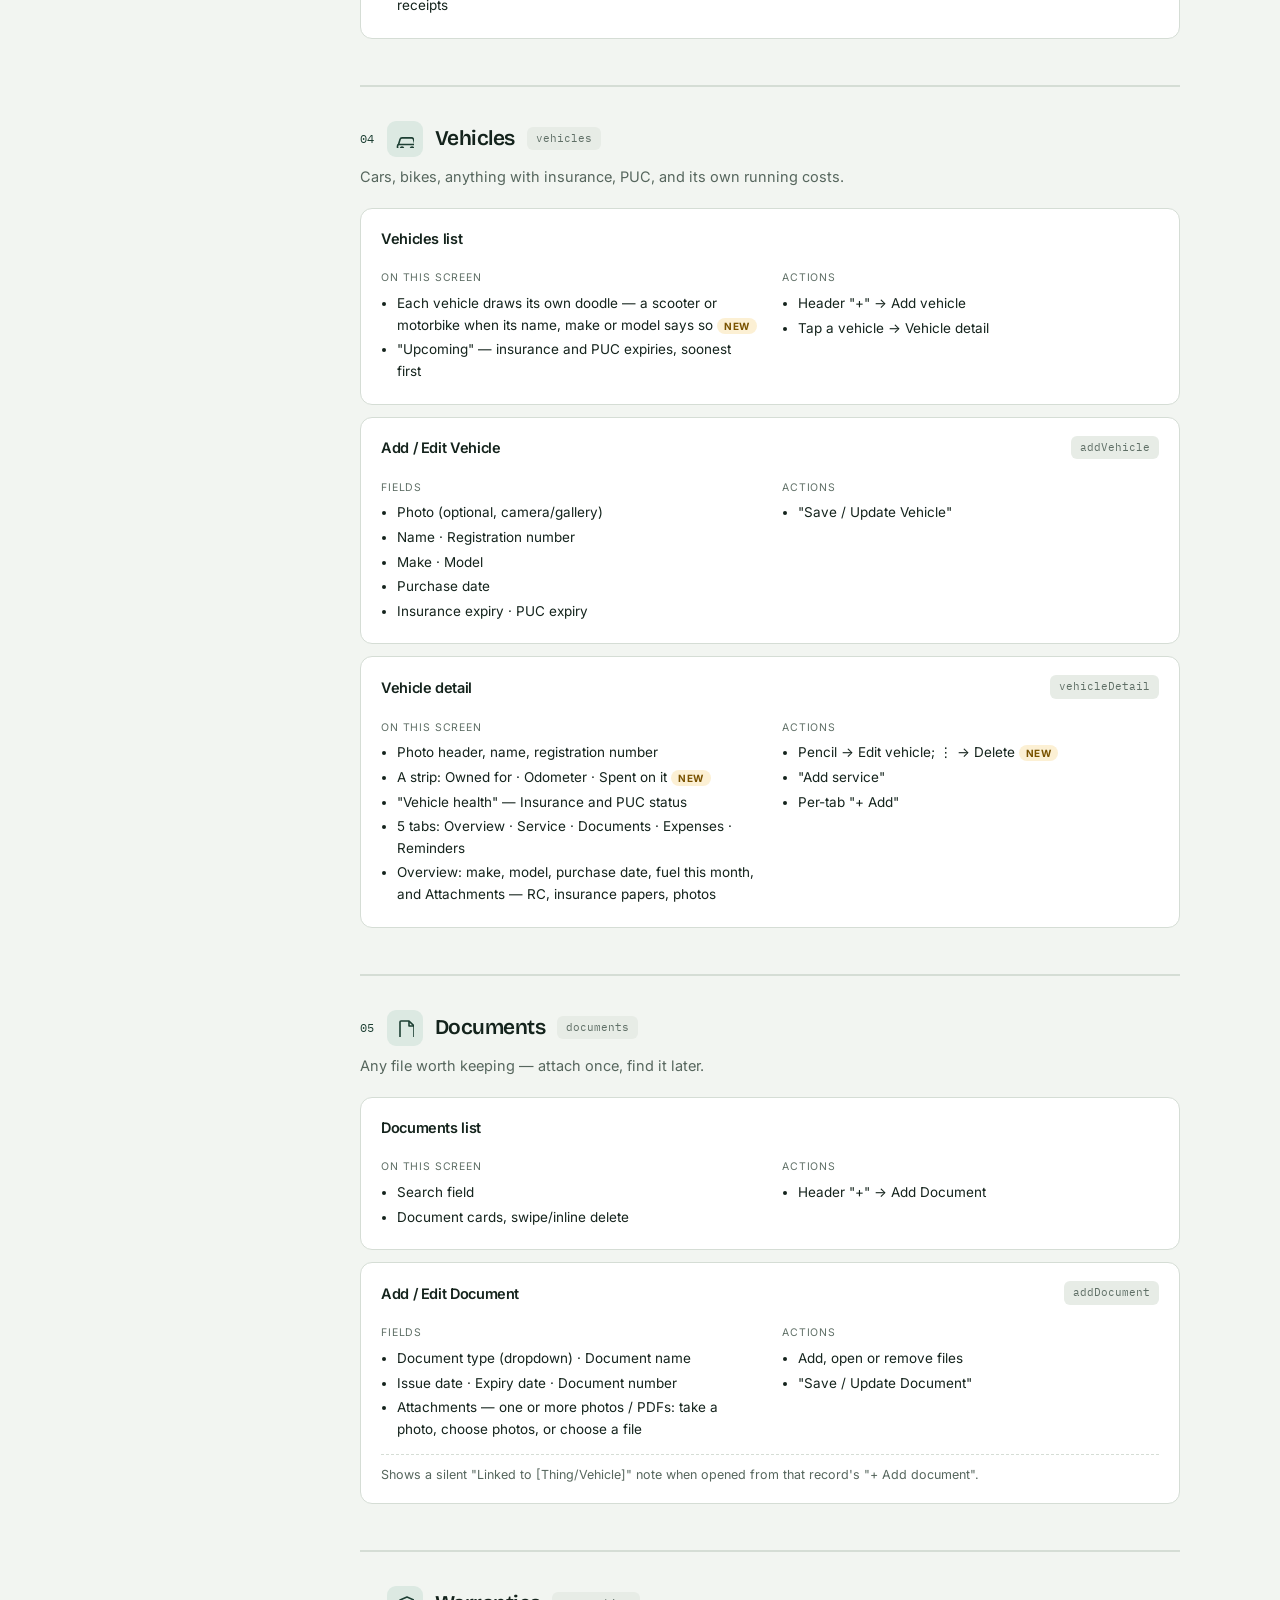
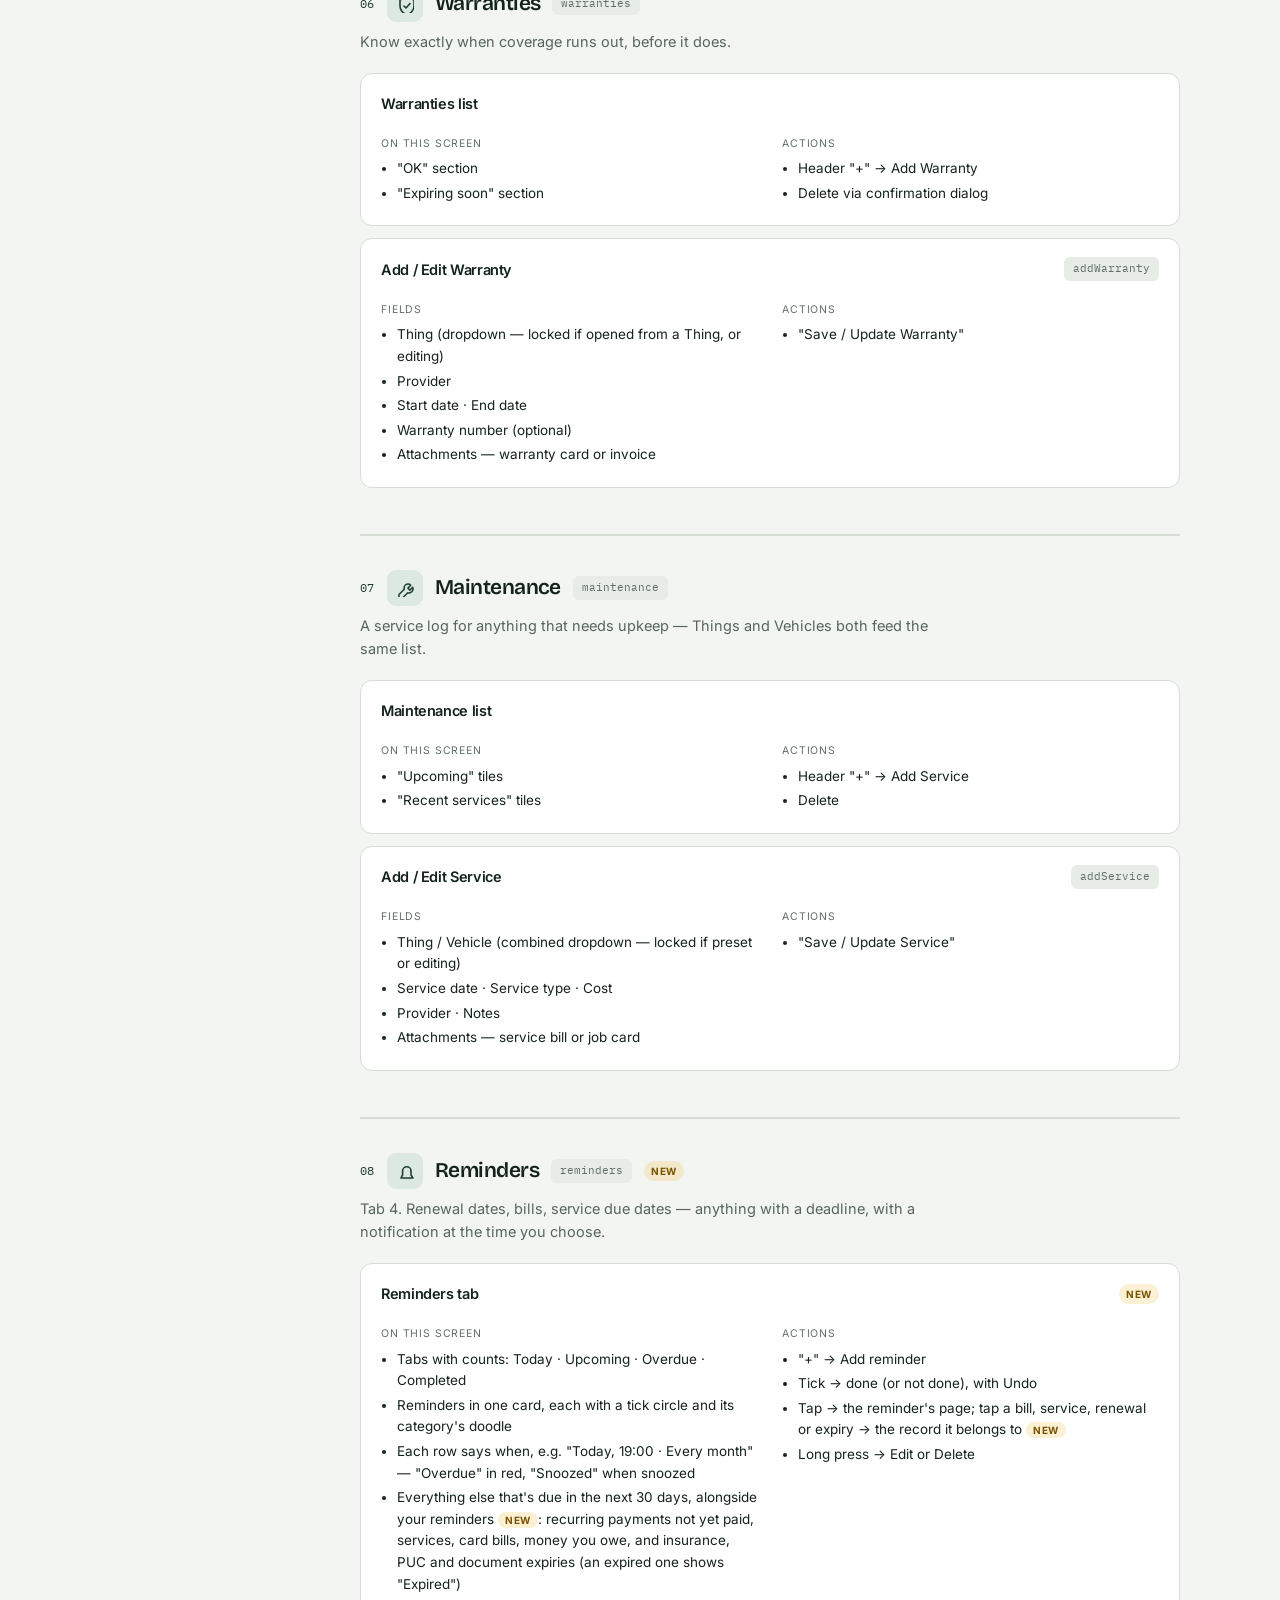
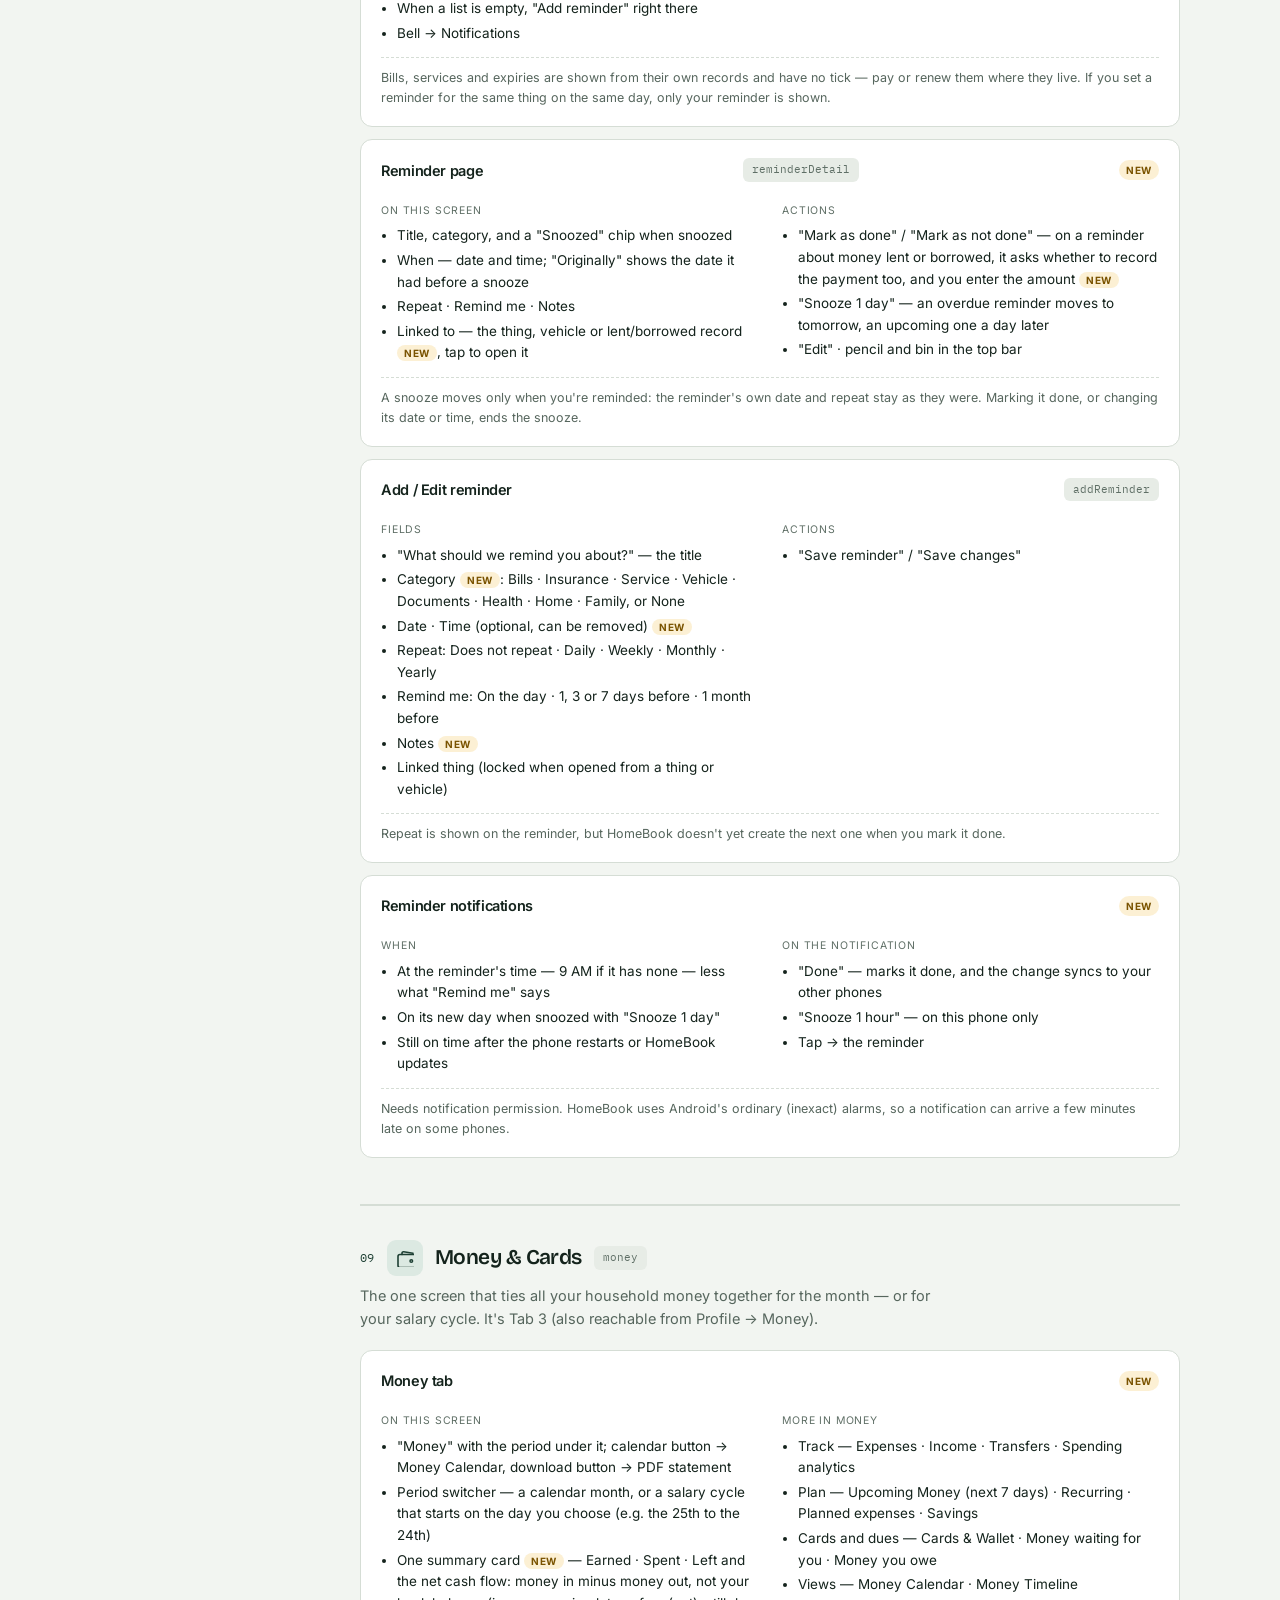
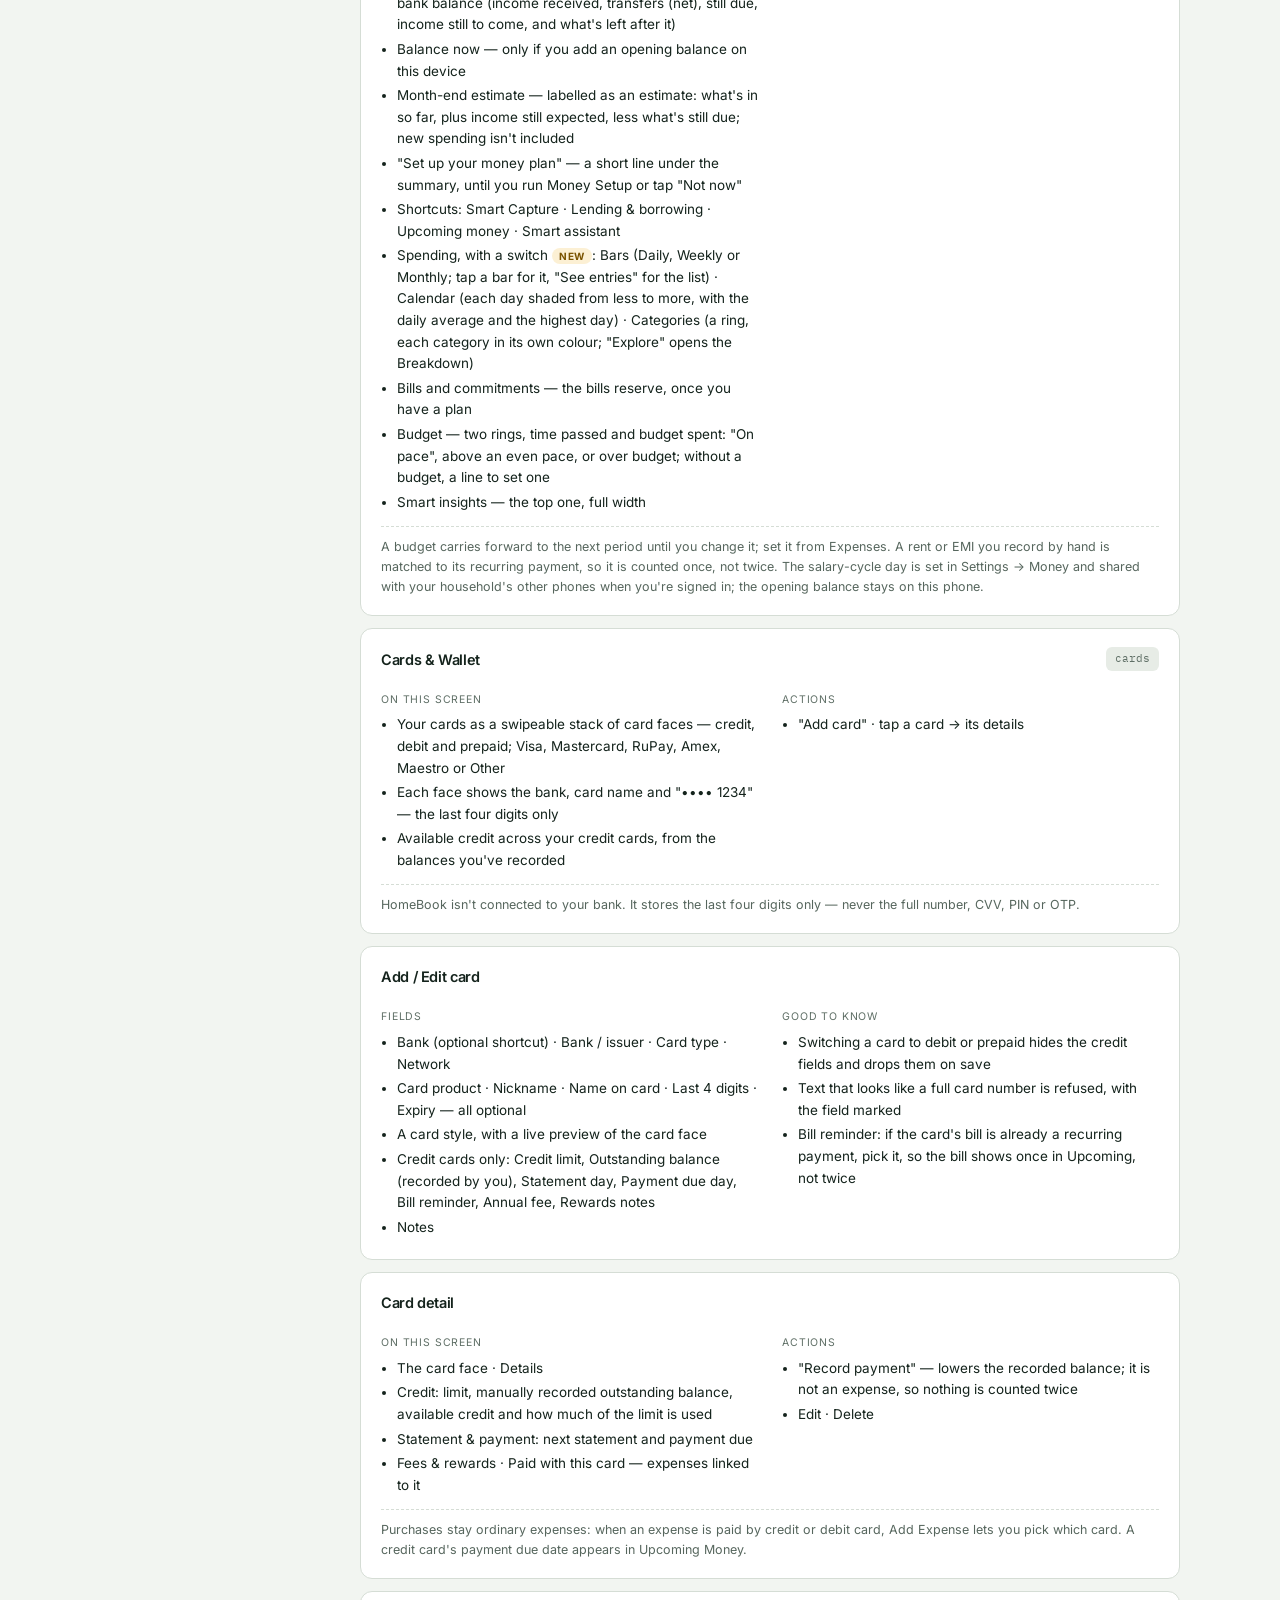
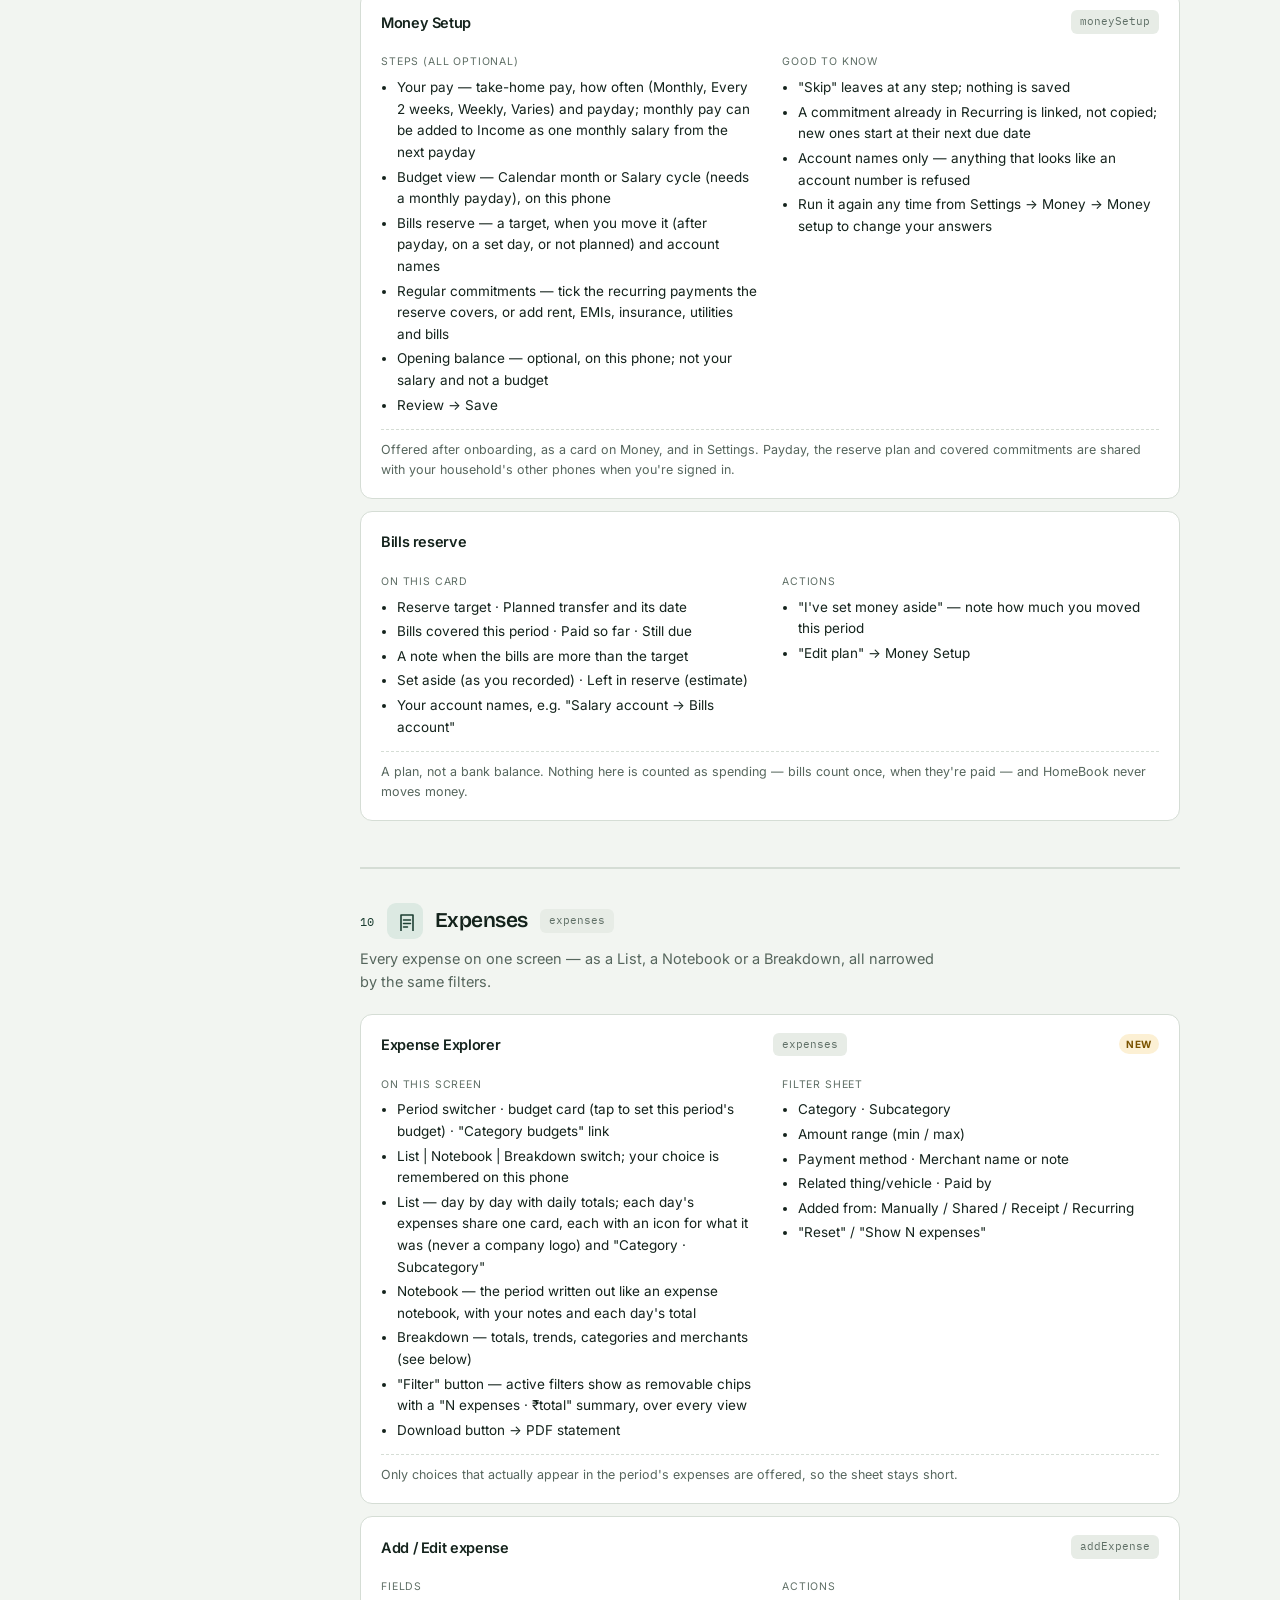
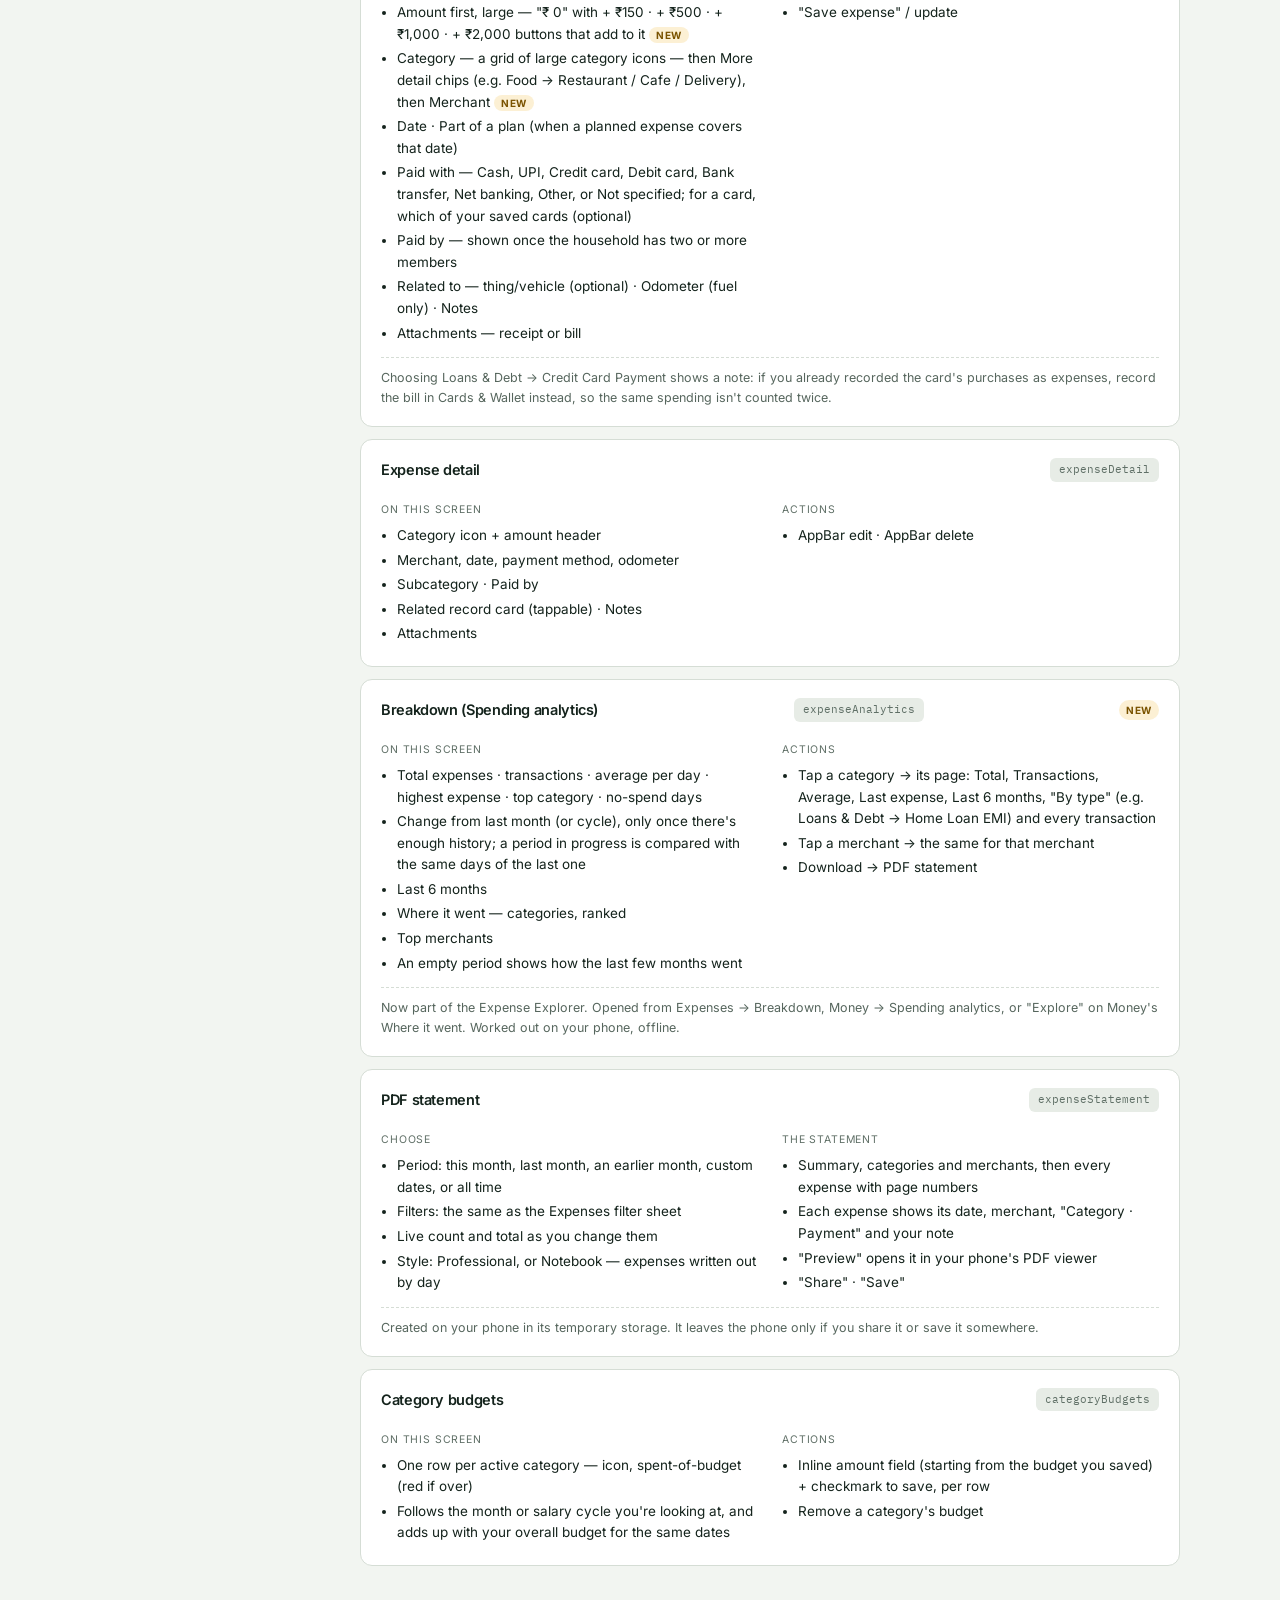
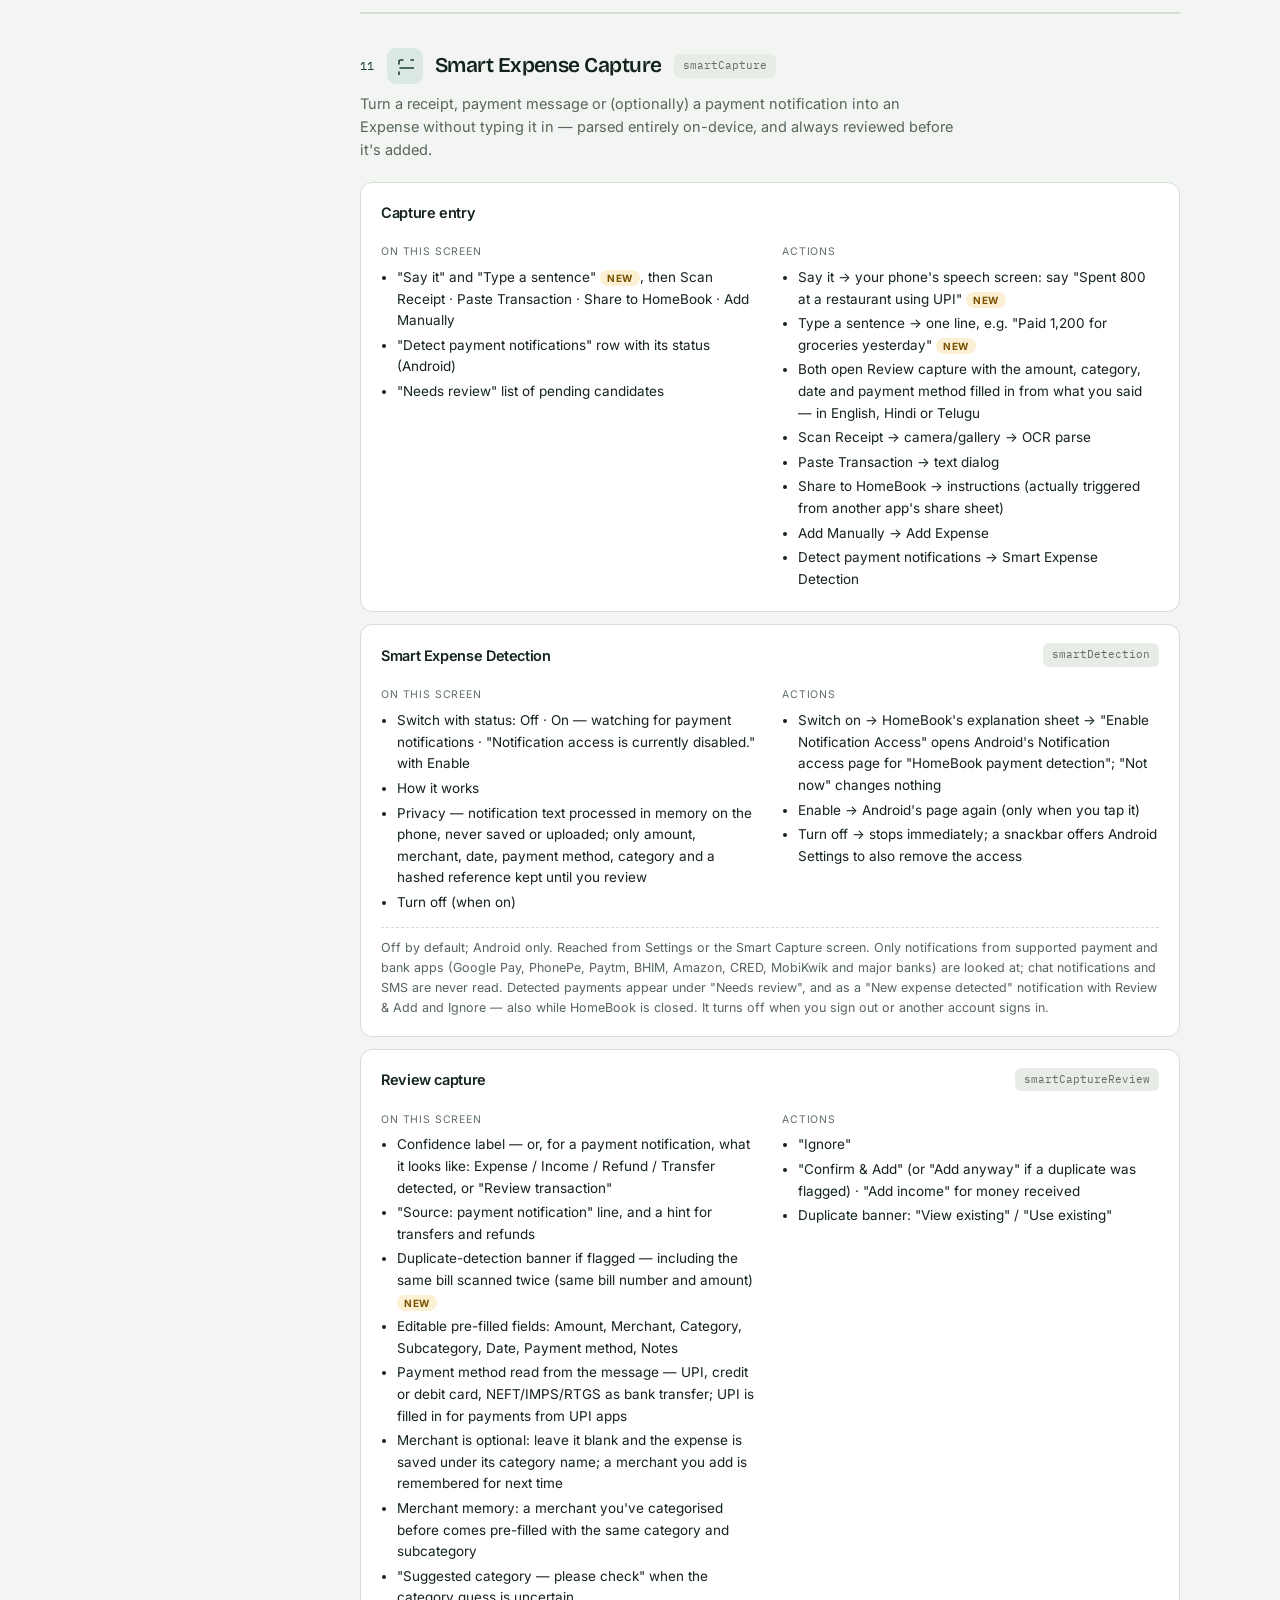
<file: manual/index.html>
<!doctype html>
<html lang="en">
<head>
<meta charset="utf-8">
<meta name="viewport" content="width=device-width, initial-scale=1">
<title>User Manual | HomeBook</title>
<meta name="description" content="Every screen in HomeBook, what's on it, and how to get there — organized module by module.">
<link rel="icon" href="../favicon.svg" type="image/svg+xml">
<meta property="og:title" content="User Manual | HomeBook">
<meta property="og:description" content="Every screen in HomeBook, what's on it, and how to get there.">
<meta property="og:type" content="website">
<meta property="og:image" content="../assets/og-image.png">
<link rel="preconnect" href="https://fonts.googleapis.com">
<link href="https://fonts.googleapis.com/css2?family=Bricolage+Grotesque:opsz,wght@12..96,500..800&family=Inter:wght@400;500;600;700&family=IBM+Plex+Mono:wght@400;500;600&display=swap" rel="stylesheet">
<link rel="stylesheet" href="../styles.css">
<link rel="stylesheet" href="../modern.css">
</head>
<body>
<div class="scroll-progress" aria-hidden="true"></div>

<svg width="0" height="0" style="position:absolute">
  <defs>
    <g id="i-mark"><path d="M4 11.5L12 4l8 7.5" stroke="currentColor" stroke-width="2.4" stroke-linecap="round" stroke-linejoin="round" fill="none"/><path d="M6.5 14h11M6.5 17h11M6.5 20h11" stroke="currentColor" stroke-width="2.4" stroke-linecap="round" fill="none"/></g>
    <g id="i-door"><path d="M12 3l8 4v13.5c0 .8-.7 1.5-1.5 1.5h-13A1.5 1.5 0 0 1 4 20.5V7l8-4z" stroke="currentColor" stroke-width="1.7" stroke-linejoin="round" fill="none"/><circle cx="14.5" cy="13" r="1" fill="currentColor"/></g>
    <g id="i-home"><path d="M4 11.5L12 4l8 7.5V20a1 1 0 0 1-1 1h-4v-6h-6v6H5a1 1 0 0 1-1-1v-8.5z" stroke="currentColor" stroke-width="1.7" stroke-linejoin="round" fill="none"/></g>
    <g id="i-box"><path d="M3 8l9-4 9 4-9 4-9-4z" stroke="currentColor" stroke-width="1.6" stroke-linejoin="round" fill="none"/><path d="M3 8v9l9 4 9-4V8" stroke="currentColor" stroke-width="1.6" stroke-linejoin="round" fill="none"/><path d="M12 12v9" stroke="currentColor" stroke-width="1.6"/></g>
    <g id="i-car"><path d="M3.5 15.5l1.6-5.2a2 2 0 0 1 1.9-1.4h9.6a2 2 0 0 1 1.9 1.4l1.6 5.2" stroke="currentColor" stroke-width="1.6" stroke-linecap="round" stroke-linejoin="round" fill="none"/><rect x="2.5" y="15.5" width="19" height="4.2" rx="1.4" stroke="currentColor" stroke-width="1.6" fill="none"/><circle cx="7" cy="19.6" r="1.5" stroke="currentColor" stroke-width="1.6" fill="none"/><circle cx="17" cy="19.6" r="1.5" stroke="currentColor" stroke-width="1.6" fill="none"/></g>
    <g id="i-doc"><path d="M6 3h8l5 5v13a1 1 0 0 1-1 1H6a1 1 0 0 1-1-1V4a1 1 0 0 1 1-1z" stroke="currentColor" stroke-width="1.6" stroke-linejoin="round" fill="none"/><path d="M14 3v5h5" stroke="currentColor" stroke-width="1.6" stroke-linejoin="round" fill="none"/></g>
    <g id="i-shield"><path d="M12 3l7 3v5.5c0 4.6-3 7.7-7 9.5-4-1.8-7-4.9-7-9.5V6l7-3z" stroke="currentColor" stroke-width="1.6" stroke-linejoin="round" fill="none"/><path d="M9 12l2 2 4-4.5" stroke="currentColor" stroke-width="1.6" stroke-linecap="round" stroke-linejoin="round" fill="none"/></g>
    <g id="i-wrench"><path d="M14.7 6.3a4 4 0 0 0-5.4 4.9L4 16.5V20h3.5l5.3-5.3a4 4 0 0 0 4.9-5.4l-2.8 2.8-2-2 2.8-2.8z" stroke="currentColor" stroke-width="1.5" stroke-linejoin="round" stroke-linecap="round" fill="none"/></g>
    <g id="i-bell"><path d="M6 17h12l-1.6-2.3a2 2 0 0 1-.4-1.2V10a4.2 4.2 0 1 0-8.4 0v3.5a2 2 0 0 1-.4 1.2L6 17z" stroke="currentColor" stroke-width="1.6" stroke-linejoin="round" fill="none"/><path d="M10 19.5a2 2 0 0 0 4 0" stroke="currentColor" stroke-width="1.6" stroke-linecap="round" fill="none"/></g>
    <g id="i-wallet"><rect x="3" y="6.5" width="18" height="13" rx="2" stroke="currentColor" stroke-width="1.6" fill="none"/><path d="M7 6.5V5.2a1.4 1.4 0 0 1 1.6-1.4l9.4 1.4" stroke="currentColor" stroke-width="1.6" stroke-linecap="round" fill="none"/><circle cx="16.3" cy="13" r="1.3" stroke="currentColor" stroke-width="1.5" fill="none"/></g>
    <g id="i-receipt"><path d="M6 3h12v18l-2-1.3L14 21l-2-1.3L10 21l-2-1.3L6 21V3z" stroke="currentColor" stroke-width="1.6" stroke-linejoin="round" fill="none"/><path d="M8.5 8h7M8.5 11.5h7M8.5 15h4" stroke="currentColor" stroke-width="1.5" stroke-linecap="round"/></g>
    <g id="i-scan"><path d="M4 8V5.5A1.5 1.5 0 0 1 5.5 4H8M16 4h2.5A1.5 1.5 0 0 1 20 5.5V8M20 16v2.5a1.5 1.5 0 0 1-1.5 1.5H16M8 20H5.5A1.5 1.5 0 0 1 4 18.5V16" stroke="currentColor" stroke-width="1.6" stroke-linecap="round" fill="none"/><path d="M5 12h14" stroke="currentColor" stroke-width="1.6" stroke-linecap="round" fill="none"/></g>
    <g id="i-repeat"><path d="M4 8h11a3 3 0 0 1 3 3v1M9 5L4 8l5 3" stroke="currentColor" stroke-width="1.6" stroke-linecap="round" stroke-linejoin="round" fill="none"/><path d="M20 16H9a3 3 0 0 1-3-3v-1M15 19l5-3-5-3" stroke="currentColor" stroke-width="1.6" stroke-linecap="round" stroke-linejoin="round" fill="none"/></g>
    <g id="i-piggy"><path d="M4.5 12a5.5 5.5 0 0 1 5.5-5.5h5c2.5 0 4.5 2 4.5 4.5v.3l2 .7-2 .7A4.6 4.6 0 0 1 15.5 16H14v2.5h-2.5V16H10a5.5 5.5 0 0 1-5.5-4z" stroke="currentColor" stroke-width="1.5" stroke-linejoin="round" fill="none"/><circle cx="14.5" cy="10.5" r=".9" fill="currentColor"/><path d="M6.5 9.5L5 8" stroke="currentColor" stroke-width="1.5" stroke-linecap="round"/></g>
    <g id="i-trend"><path d="M4 16l5-5 4 3 7-8" stroke="currentColor" stroke-width="1.7" stroke-linecap="round" stroke-linejoin="round" fill="none"/><path d="M15 6h5v5" stroke="currentColor" stroke-width="1.7" stroke-linecap="round" stroke-linejoin="round" fill="none"/></g>
    <g id="i-spark"><path d="M12 3l1.8 5.2L19 10l-5.2 1.8L12 17l-1.8-5.2L5 10l5.2-1.8z" stroke="currentColor" stroke-width="1.7" stroke-linejoin="round" fill="none"/><path d="M18.5 15.5l.7 1.8 1.8.7-1.8.7-.7 1.8-.7-1.8-1.8-.7 1.8-.7z" fill="currentColor"/></g>
    <g id="i-search"><circle cx="10.5" cy="10.5" r="6.5" stroke="currentColor" stroke-width="1.7" fill="none"/><path d="M20 20l-5-5" stroke="currentColor" stroke-width="1.7" stroke-linecap="round"/></g>
    <g id="i-family"><circle cx="8.5" cy="8" r="3" stroke="currentColor" stroke-width="1.6" fill="none"/><circle cx="16" cy="9" r="2.4" stroke="currentColor" stroke-width="1.6" fill="none"/><path d="M3.2 19.5c.5-3.4 2.6-5 5.3-5s4.8 1.6 5.3 5" stroke="currentColor" stroke-width="1.6" stroke-linecap="round" fill="none"/><path d="M14.5 14.8c2.2.2 3.9 1.7 4.3 4.7" stroke="currentColor" stroke-width="1.6" stroke-linecap="round" fill="none"/></g>
    <g id="i-cloud"><path d="M7 18a4 4 0 0 1-.5-7.97A5 5 0 0 1 16.2 8.1 4.5 4.5 0 0 1 17 18H7z" stroke="currentColor" stroke-width="1.6" stroke-linejoin="round" fill="none"/><path d="M12 11v6M9.5 14.5L12 12l2.5 2.5" stroke="currentColor" stroke-width="1.6" stroke-linecap="round" stroke-linejoin="round" fill="none"/></g>
    <g id="i-gear"><circle cx="12" cy="12" r="3" stroke="currentColor" stroke-width="1.6" fill="none"/><path d="M12 3.5v2M12 18.5v2M20.5 12h-2M5.5 12h-2M17.7 6.3l-1.4 1.4M7.7 16.3l-1.4 1.4M17.7 17.7l-1.4-1.4M7.7 7.7L6.3 6.3" stroke="currentColor" stroke-width="1.6" stroke-linecap="round"/></g>
    <g id="i-lock"><rect x="5" y="10.5" width="14" height="9.5" rx="1.8" stroke="currentColor" stroke-width="1.6" fill="none"/><path d="M8 10.5V7.5a4 4 0 0 1 8 0v3" stroke="currentColor" stroke-width="1.6" fill="none"/><circle cx="12" cy="15" r="1.3" fill="currentColor"/></g>
    <g id="i-scale"><path d="M12 3v18M7 21h10M5 7h6M13 7h6M5 7l-2.5 5.5a3 3 0 0 0 5 0L5 7zM19 7l-2.5 5.5a3 3 0 0 0 5 0L19 7z" stroke="currentColor" stroke-width="1.5" stroke-linecap="round" stroke-linejoin="round" fill="none"/></g>
    <g id="i-calendar"><rect x="3.5" y="5" width="17" height="15" rx="2" stroke="currentColor" stroke-width="1.6" fill="none"/><path d="M3.5 9.5h17M8 3v4M16 3v4" stroke="currentColor" stroke-width="1.6" stroke-linecap="round"/><circle cx="8.5" cy="14" r="1" fill="currentColor"/><circle cx="12" cy="14" r="1" fill="currentColor"/><circle cx="15.5" cy="14" r="1" fill="currentColor"/></g>
    <g id="i-arrows"><path d="M4 8h14M14 4l4 4-4 4" stroke="currentColor" stroke-width="1.6" stroke-linecap="round" stroke-linejoin="round" fill="none"/><path d="M20 16H6M10 12l-4 4 4 4" stroke="currentColor" stroke-width="1.6" stroke-linecap="round" stroke-linejoin="round" fill="none"/></g>
    <g id="i-hand"><path d="M3 14h3l3.5 2H14a1.5 1.5 0 0 0 0-3h-3" stroke="currentColor" stroke-width="1.6" stroke-linecap="round" stroke-linejoin="round" fill="none"/><path d="M9.5 16l6.2-1.8 3-1.2a1.5 1.5 0 0 1 1.3 2.7L14 19H3" stroke="currentColor" stroke-width="1.6" stroke-linecap="round" stroke-linejoin="round" fill="none"/><circle cx="14" cy="7" r="3" stroke="currentColor" stroke-width="1.6" fill="none"/></g>
    <g id="i-clip"><path d="M19 11.5l-7.2 7.2a4.5 4.5 0 0 1-6.4-6.4l7.6-7.6a3 3 0 0 1 4.2 4.2l-7.4 7.4a1.5 1.5 0 0 1-2.1-2.1l6.8-6.8" stroke="currentColor" stroke-width="1.6" stroke-linecap="round" stroke-linejoin="round" fill="none"/></g>
    <g id="i-plan"><rect x="4" y="4" width="16" height="16" rx="2" stroke="currentColor" stroke-width="1.6" fill="none"/><path d="M8 12.5l2.5 2.5L16 9.5" stroke="currentColor" stroke-width="1.6" stroke-linecap="round" stroke-linejoin="round" fill="none"/></g>
    <g id="i-upcoming"><circle cx="12" cy="12" r="8.5" stroke="currentColor" stroke-width="1.6" fill="none"/><path d="M12 7.5V12l3 2" stroke="currentColor" stroke-width="1.6" stroke-linecap="round" stroke-linejoin="round" fill="none"/></g>
  </defs>
</svg>

<header class="topbar">
  <div class="shell topbar-inner">
    <a class="brand-lockup" href="../index.html">
      <div class="mark"><svg viewBox="0 0 24 24"><use href="#i-mark"/></svg></div>
      <span>HomeBook</span>
    </a>
    <nav>
      <a href="../index.html">Home</a>
      <a href="../manual/" aria-current="page">Manual</a>
      <a href="../security/">Security</a>
      <a href="../privacy/">Privacy</a>
      <a href="../delete-account/">Delete Account</a>
      <a href="../terms/">Terms</a>
      <a href="../contact/">Contact</a>
    </nav>
    <a class="nav-cta" href="https://play.google.com/store/apps/details?id=com.homebook.app.homebook" target="_blank" rel="noopener"><svg viewBox="0 0 24 24" aria-hidden="true"><path d="M12 4v11m0 0l-4.5-4.5M12 15l4.5-4.5M5 20h14" fill="none" stroke="currentColor" stroke-width="2" stroke-linecap="round" stroke-linejoin="round"/></svg>Get the app</a>
  </div>
</header>

<div class="manual-layout">

  <aside class="side-nav">
    <p class="label">Contents</p>
    <ol>
      <li><a href="#nav-structure"><span class="n">·</span>Getting oriented</a></li>
      <li><a href="#g01"><span class="n">01</span>Onboarding &amp; Auth</a></li>
      <li><a href="#g02"><span class="n">02</span>Home dashboard</a></li>
      <li><a href="#g03"><span class="n">03</span>Things</a></li>
      <li><a href="#g04"><span class="n">04</span>Vehicles</a></li>
      <li><a href="#g05"><span class="n">05</span>Documents</a></li>
      <li><a href="#g06"><span class="n">06</span>Warranties</a></li>
      <li><a href="#g07"><span class="n">07</span>Maintenance</a></li>
      <li><a href="#g08"><span class="n">08</span>Reminders</a></li>
      <li><a href="#g09"><span class="n">09</span>Money &amp; Cards</a></li>
      <li><a href="#g10"><span class="n">10</span>Expenses</a></li>
      <li><a href="#g11"><span class="n">11</span>Smart Capture</a></li>
      <li><a href="#g12"><span class="n">12</span>Recurring</a></li>
      <li><a href="#g13"><span class="n">13</span>Savings</a></li>
      <li><a href="#g14"><span class="n">14</span>Income</a></li>
      <li><a href="#upcoming"><span class="n">15</span>Upcoming Money</a></li>
      <li><a href="#planned"><span class="n">16</span>Planned expenses</a></li>
      <li><a href="#calendar"><span class="n">17</span>Calendar &amp; Timeline</a></li>
      <li><a href="#transfers"><span class="n">18</span>Transfers</a></li>
      <li><a href="#debts"><span class="n">19</span>Lending &amp; Borrowing</a></li>
      <li><a href="#attachments"><span class="n">20</span>Attachments</a></li>
      <li><a href="#notifications"><span class="n">21</span>Notifications</a></li>
      <li><a href="#assistant"><span class="n">22</span>Smart assistant</a></li>
      <li><a href="#g15"><span class="n">23</span>Search</a></li>
      <li><a href="#g16"><span class="n">24</span>Family &amp; Occasions</a></li>
      <li><a href="#g17"><span class="n">25</span>Backup &amp; Restore</a></li>
      <li><a href="#g18"><span class="n">26</span>Settings &amp; Profile</a></li>
      <li><a href="#g19"><span class="n">27</span>App Lock</a></li>
      <li><a href="#g20"><span class="n">28</span>Legal</a></li>
    </ol>
  </aside>

  <main>
    <div class="manual-intro">
      <p class="eyebrow mono">Reference · v2.3.0</p>
      <h1 class="page-title">HomeBook User Manual</h1>
      <p class="lede" style="max-width:62ch;font-size:18px;color:var(--ink-soft);">Every screen in HomeBook, what it shows, and how to get there. Organized in the order you'd actually meet each screen — start with how the app is laid out, then work through each module.</p>
      <p style="max-width:62ch;font-size:14px;color:var(--ink-soft);margin-top:10px;">Updated for version 2.3. Version 2.0 redrew every screen with calm colours and hand-drawn doodles; 2.1 lets the Smart assistant search all your records; 2.2 adds What's today, lending records and voice entry; 2.3 reorganises Home, Money and Reminders. Anything new or changed in 2.0 – 2.3 is marked <span class="new-tag">NEW</span>.</p>
      <select class="jump" style="margin-top:16px;" onchange="if(this.value) location.hash=this.value">
        <option value="">Jump to screen…</option>
        <option value="#nav-structure">How the app is organized</option>
        <option value="#g01">01 · Onboarding &amp; Auth</option>
        <option value="#g02">02 · Home dashboard</option>
        <option value="#g03">03 · Things</option>
        <option value="#g04">04 · Vehicles</option>
        <option value="#g05">05 · Documents</option>
        <option value="#g06">06 · Warranties</option>
        <option value="#g07">07 · Maintenance</option>
        <option value="#g08">08 · Reminders</option>
        <option value="#g09">09 · Money &amp; Cards</option>
        <option value="#g10">10 · Expenses</option>
        <option value="#g11">11 · Smart Expense Capture</option>
        <option value="#g12">12 · Recurring Payments</option>
        <option value="#g13">13 · Savings</option>
        <option value="#g14">14 · Income</option>
        <option value="#upcoming">15 · Upcoming Money</option>
        <option value="#planned">16 · Planned expenses</option>
        <option value="#calendar">17 · Money Calendar &amp; Timeline</option>
        <option value="#transfers">18 · Transfers</option>
        <option value="#debts">19 · Lending &amp; Borrowing</option>
        <option value="#attachments">20 · Attachments</option>
        <option value="#notifications">21 · Notifications</option>
        <option value="#assistant">22 · Smart assistant</option>
        <option value="#g15">23 · Search</option>
        <option value="#g16">24 · Family &amp; Occasions</option>
        <option value="#g17">25 · Backup &amp; Restore</option>
        <option value="#g18">26 · Settings &amp; Profile</option>
        <option value="#g19">27 · App Lock</option>
        <option value="#g20">28 · Legal</option>
      </select>
    </div>

    <section id="nav-structure" class="grp" style="border-top:none; padding-top:0;">
      <div class="grp-head"><div class="grp-icon"><svg width="19" height="19"><use href="#i-home"/></svg></div><h2>How the app is organized</h2></div>
      <p class="grp-purpose">Five tabs anchor everything. The floating "+" opens Quick Add — the fastest way into any module without hunting through menus.</p>
      <div class="nav-card">
        <h2>Bottom navigation — 5 tabs, always visible</h2>
        <div class="tab-row">
          <span class="tab-chip"><svg width="14" height="14"><use href="#i-home"/></svg>Home</span>
          <span class="tab-chip"><svg width="14" height="14"><use href="#i-box"/></svg>Things</span>
          <span class="tab-chip"><svg width="14" height="14"><use href="#i-wallet"/></svg>Money</span>
          <span class="tab-chip"><svg width="14" height="14"><use href="#i-bell"/></svg>Reminders</span>
          <span class="tab-chip"><svg width="14" height="14"><use href="#i-family"/></svg>Profile</span>
        </div>
        <p style="font-size:13px;color:var(--ink-soft);margin-bottom:18px;">Things now comes before Money <span class="new-tag">NEW</span>. Pressing system Back from Things, Money, Reminders, or Profile returns to Home first — it never closes the app from those tabs.</p>
        <h2>Quick Add sheet — the floating "+" on every tab except Profile <span class="new-tag">NEW</span></h2>
        <div class="qa-grid">
          <div class="qa-group"><p class="qg-label">Home</p><ul><li>Thing</li><li>Vehicle</li><li>Document</li><li>Warranty</li><li>Service</li></ul></div>
          <div class="qa-group"><p class="qg-label">Money</p><ul><li>Expense</li><li>Recurring payment</li><li>Income</li><li>Savings</li><li>Transfer</li><li>Lent · Borrowed</li></ul></div>
          <div class="qa-group"><p class="qg-label">Planning</p><ul><li>Reminder</li></ul></div>
          <div class="qa-group"><p class="qg-label">Smart</p><ul><li>Smart Capture</li></ul></div>
        </div>
      </div>
    </section>

    <section id="g01" class="grp">
      <div class="grp-head"><span class="n mono">01</span><div class="grp-icon"><svg width="19" height="19"><use href="#i-door"/></svg></div><h2>Onboarding &amp; Auth</h2></div>
      <p class="grp-purpose">What you see before you're using the app day to day. Sign-in is opt-in throughout — HomeBook works fully without ever reaching Login.</p>
      <div class="screen">
        <div class="screen-head"><h3>Launch screen</h3><span class="new-tag">NEW</span></div>
        <div class="screen-cols">
          <div class="col"><p class="lbl">On this screen</p><ul><li>The HomeBook logo on deep green</li><li>The logo lifts, the name appears, and the app opens out from the centre — a little over a second</li></ul></div>
          <div class="col"><p class="lbl">Good to know</p><ul><li>Shown each time HomeBook starts</li><li>Skipped when your phone is set to remove animations</li></ul></div>
        </div>
      </div>

      <div class="screen">
        <div class="screen-head"><h3>Welcome</h3><span class="route-tag">welcome</span></div>
        <div class="screen-cols">
          <div class="col"><p class="lbl">On this screen</p><ul><li>A doodle scene <span class="new-tag">NEW</span>, "My HomeBook", the headline "A Smarter Home. A Worry-Free You." and the tagline</li><li>Five value props: track your things, manage warranties, never miss a maintenance date, keep important documents, keep your family organised</li></ul></div>
          <div class="col"><p class="lbl">Actions</p><ul><li>"Get started" → Onboarding</li></ul></div>
        </div>
        <div class="from-line">First screen on install.</div>
      </div>

      <div class="screen">
        <div class="screen-head"><h3>Onboarding</h3><span class="route-tag">onboarding</span></div>
        <div class="screen-cols">
          <div class="col"><p class="lbl">On this screen</p><ul><li>Four pages, each with its own doodle scene <span class="new-tag">NEW</span>: "Everything about your home, in one place" · "Never lose a warranty again" · "See where your money goes" · "Made for your family"</li><li>Dot page indicator</li></ul></div>
          <div class="col"><p class="lbl">Actions</p><ul><li>"Skip" (hidden on the last page)</li><li>"Next" → advances; "Get started" on the last page → Success</li></ul></div>
        </div>
      </div>

      <div class="screen">
        <div class="screen-head"><h3>Login</h3><span class="route-tag">login</span></div>
        <div class="screen-cols">
          <div class="col"><p class="lbl">On this screen</p><ul><li>Drawn on the same doodle background <span class="new-tag">NEW</span></li><li>Email, Password fields (show/hide toggle)</li><li>Mode toggle: Login ↔ Create account</li><li>"Continue with Google"</li></ul></div>
          <div class="col"><p class="lbl">Actions</p><ul><li>"Forgot password?" → reset-link dialog</li><li>Submit → pops back on success; errors show in a red banner</li></ul></div>
        </div>
        <div class="from-line">Reached only from <strong>Profile → Sign in &amp; sync</strong> — never forced on you.</div>
      </div>

      <div class="screen">
        <div class="screen-head"><h3>Success</h3><span class="route-tag">success</span></div>
        <div class="screen-cols">
          <div class="col"><p class="lbl">On this screen</p><ul><li>"All set!" on a doodle scene <span class="new-tag">NEW</span>, with "Your home is organized for a better tomorrow."</li></ul></div>
          <div class="col"><p class="lbl">Actions</p><ul><li>"Go to Home"</li><li>After onboarding: "Set up money (optional)" → Money Setup</li></ul></div>
        </div>
        <div class="from-line">Shown at the end of onboarding.</div>
      </div>
    </section>

    <section id="g02" class="grp">
      <div class="grp-head"><span class="n mono">02</span><div class="grp-icon"><svg width="19" height="19"><use href="#i-home"/></svg></div><h2>Home dashboard</h2><span class="route-tag">home</span><span class="new-tag">NEW</span></div>
      <p class="grp-purpose">Tab 1. A rolled-up view of your whole household — every section below only appears when it has something to show.</p>
      <div class="screen">
        <div class="screen-cols">
          <div class="col"><p class="lbl">Header</p><ul><li>Greeting with your first name, e.g. "Good morning, Priya"</li><li>Today's date · your home's name (rename it in Profile)</li><li>Spark → Smart assistant <span class="new-tag">NEW</span></li><li>Bell → Notifications (dot when something is unread)</li><li>Search icon → Search</li><li>"N need attention" under the date — how many items Needs you and Needs review hold <span class="new-tag">NEW</span></li></ul></div>
          <div class="col"><p class="lbl">Sections, top to bottom <span class="new-tag">NEW</span></p><ul><li>Needs you — reminders due soon or overdue, plus the bills, services, money you owe and card bills due in the next 7 days, and insurance, PUC, warranty and document dates. A reminder you set for one of these on its day stands in for it, so it's listed and counted once</li><li>Needs review — Smart Capture items waiting for you, with how many came from payment notifications</li><li>This month — spent so far, what's left from what you've earned, bills still due, and a one-line budget</li><li>Keep your HomeBook safe — suggests signing in when your data is only on this phone, or shows "Waiting to sync" with Retry; hidden once everything is synced</li><li>Monthly spending — the last 7 days as bars (tap a bar for that day) or by category</li><li>Coming up — upcoming payments and pending reminders not already in Needs you</li><li>Your home — four counts: Things · Vehicles · Documents · Reminders, with your things and vehicles</li><li>Festival or family occasion card, when one is near (see Family &amp; Occasions) — "+2 more" lists the others when several are near</li><li>Otherwise "What's today?" — today's date in India, a holiday, festival, awareness day, event from history or a fact, labelled with which it is (and the state, for a regional one), and "Explore more"</li><li>Recent transactions</li><li>Insights — the top three from the Smart assistant; "See all" opens it</li><li>Savings goals</li></ul></div>
        </div>
        <div class="from-line">Most sections have a "See all" link to their full screen. The "+" opens Quick Add. When a new version is on Google Play, HomeBook offers the update in-app.</div>
      </div>
      <div class="screen">
        <div class="screen-head"><h3>Today in India</h3><span class="new-tag">NEW</span></div>
        <div class="screen-cols">
          <div class="col"><p class="lbl">On this screen</p><ul><li>The full date, e.g. "Tuesday, 10 November 2026"</li><li>Today's highlight</li><li>Holidays, festivals and days — each labelled National holiday, Festival, Awareness day or International day, with the state for a regional one</li><li>In history · Culture · Did you know?</li><li>Sources — tap one to open it in your browser</li></ul></div>
          <div class="col"><p class="lbl">How it works</p><ul><li>Dates follow India time (IST), whatever time zone your phone is in, and change at midnight</li><li>Built into the app — works offline, nothing is downloaded or sent</li><li>On a date with nothing listed, you see a fact about India instead</li><li>Festival dates follow the lunar calendar and can differ by a day between regions</li></ul></div>
        </div>
        <div class="from-line">Open it from "Explore more" on Home's What's today card.</div>
      </div>
    </section>

    <section id="g03" class="grp">
      <div class="grp-head"><span class="n mono">03</span><div class="grp-icon"><svg width="19" height="19"><use href="#i-box"/></svg></div><h2>Things</h2><span class="route-tag">things</span></div>
      <p class="grp-purpose">Tab 2. Appliances, furniture, electronics — anything you own that's worth tracking, with your vehicles, documents and warranties one tap away.</p>
      <div class="screen">
        <div class="screen-head"><h3>Things tab</h3><span class="new-tag">NEW</span></div>
        <div class="screen-cols">
          <div class="col"><p class="lbl">On this screen</p><ul><li>"Things" with a summary, e.g. "12 items · 2 need attention"</li><li>Shelves as doodle rows: All things, one shelf for each kind of thing you have (with its count), then Vehicles, Documents and Warranties</li><li>A shelf says "2 expired" or "1 due soon" when something on it is</li><li>Needs attention — insurance, PUC and warranties that are due or past</li><li>The list — every thing and vehicle, or just the chosen shelf's</li></ul></div>
          <div class="col"><p class="lbl">Actions</p><ul><li>Search button → a search box for your things</li><li>"+" → Add a thing</li><li>Tap a kind of thing → the list narrows to it (tap again, or "Clear all")</li><li>Vehicles, Documents and Warranties shelves → their own screens</li><li>Tap a row → its detail</li></ul></div>
        </div>
      </div>

      <div class="screen">
        <div class="screen-head"><h3>Add / Edit thing</h3><span class="route-tag">addThing</span><span class="new-tag">NEW</span></div>
        <div class="screen-cols">
          <div class="col"><p class="lbl">Three steps</p><ul><li>1 · Category — "What are you adding?" as doodle cards: Vehicles (opens Add vehicle), Electronics, Appliances, Furniture, Kitchen, Home, Documents, Other</li><li>2 · Details — Name · Brand · Model, then Purchase date and Purchase price side by side</li><li>3 · Papers — add the bill, warranty card or photos now, or later from the thing's page</li></ul></div>
          <div class="col"><p class="lbl">Actions</p><ul><li>"Continue" once a category is picked</li><li>"Next: papers" saves the thing</li><li>"Done" finishes</li><li>Back returns to the step before</li><li>Editing opens straight at Details</li></ul></div>
        </div>
      </div>

      <div class="screen">
        <div class="screen-head"><h3>Thing detail</h3><span class="route-tag">thingDetail</span></div>
        <div class="screen-cols">
          <div class="col"><p class="lbl">On this screen</p><ul><li>Your first photo as the header (or the thing's doodle), name, brand/model</li><li>"Active" warranty pill if applicable</li><li>A strip: Owned for · Purchase price · Spent on it <span class="new-tag">NEW</span></li><li>Warranty · Maintenance (last/next service) · Documents · Reminders · Expenses</li><li>Attachments — product photos, invoice, manual, receipts</li></ul></div>
          <div class="col"><p class="lbl">Actions</p><ul><li>Pencil → Edit thing; ⋮ → Delete <span class="new-tag">NEW</span></li><li>"Add service"</li><li>Per-section "+ Add" (warranty, document, reminder, expense)</li><li>"Add file" in Attachments</li></ul></div>
        </div>
      </div>
    </section>

    <section id="g04" class="grp">
      <div class="grp-head"><span class="n mono">04</span><div class="grp-icon"><svg width="19" height="19"><use href="#i-car"/></svg></div><h2>Vehicles</h2><span class="route-tag">vehicles</span></div>
      <p class="grp-purpose">Cars, bikes, anything with insurance, PUC, and its own running costs.</p>

      <div class="screen">
        <div class="screen-head"><h3>Vehicles list</h3></div>
        <div class="screen-cols">
          <div class="col"><p class="lbl">On this screen</p><ul><li>Each vehicle draws its own doodle — a scooter or motorbike when its name, make or model says so <span class="new-tag">NEW</span></li><li>"Upcoming" — insurance and PUC expiries, soonest first</li></ul></div>
          <div class="col"><p class="lbl">Actions</p><ul><li>Header "+" → Add vehicle</li><li>Tap a vehicle → Vehicle detail</li></ul></div>
        </div>
      </div>
      <div class="screen">
        <div class="screen-head"><h3>Add / Edit Vehicle</h3><span class="route-tag">addVehicle</span></div>
        <div class="screen-cols">
          <div class="col"><p class="lbl">Fields</p><ul><li>Photo (optional, camera/gallery)</li><li>Name · Registration number</li><li>Make · Model</li><li>Purchase date</li><li>Insurance expiry · PUC expiry</li></ul></div>
          <div class="col"><p class="lbl">Actions</p><ul><li>"Save / Update Vehicle"</li></ul></div>
        </div>
      </div>
      <div class="screen">
        <div class="screen-head"><h3>Vehicle detail</h3><span class="route-tag">vehicleDetail</span></div>
        <div class="screen-cols">
          <div class="col"><p class="lbl">On this screen</p><ul><li>Photo header, name, registration number</li><li>A strip: Owned for · Odometer · Spent on it <span class="new-tag">NEW</span></li><li>"Vehicle health" — Insurance and PUC status</li><li>5 tabs: Overview · Service · Documents · Expenses · Reminders</li><li>Overview: make, model, purchase date, fuel this month, and Attachments — RC, insurance papers, photos</li></ul></div>
          <div class="col"><p class="lbl">Actions</p><ul><li>Pencil → Edit vehicle; ⋮ → Delete <span class="new-tag">NEW</span></li><li>"Add service"</li><li>Per-tab "+ Add"</li></ul></div>
        </div>
      </div>
    </section>

    <section id="g05" class="grp">
      <div class="grp-head"><span class="n mono">05</span><div class="grp-icon"><svg width="19" height="19"><use href="#i-doc"/></svg></div><h2>Documents</h2><span class="route-tag">documents</span></div>
      <p class="grp-purpose">Any file worth keeping — attach once, find it later.</p>
      <div class="screen">
        <div class="screen-head"><h3>Documents list</h3></div>
        <div class="screen-cols">
          <div class="col"><p class="lbl">On this screen</p><ul><li>Search field</li><li>Document cards, swipe/inline delete</li></ul></div>
          <div class="col"><p class="lbl">Actions</p><ul><li>Header "+" → Add Document</li></ul></div>
        </div>
      </div>
      <div class="screen">
        <div class="screen-head"><h3>Add / Edit Document</h3><span class="route-tag">addDocument</span></div>
        <div class="screen-cols">
          <div class="col"><p class="lbl">Fields</p><ul><li>Document type (dropdown) · Document name</li><li>Issue date · Expiry date · Document number</li><li>Attachments — one or more photos / PDFs: take a photo, choose photos, or choose a file</li></ul></div>
          <div class="col"><p class="lbl">Actions</p><ul><li>Add, open or remove files</li><li>"Save / Update Document"</li></ul></div>
        </div>
        <div class="from-line">Shows a silent "Linked to [Thing/Vehicle]" note when opened from that record's "+ Add document".</div>
      </div>
    </section>

    <section id="g06" class="grp">
      <div class="grp-head"><span class="n mono">06</span><div class="grp-icon"><svg width="19" height="19"><use href="#i-shield"/></svg></div><h2>Warranties</h2><span class="route-tag">warranties</span></div>
      <p class="grp-purpose">Know exactly when coverage runs out, before it does.</p>
      <div class="screen">
        <div class="screen-head"><h3>Warranties list</h3></div>
        <div class="screen-cols">
          <div class="col"><p class="lbl">On this screen</p><ul><li>"OK" section</li><li>"Expiring soon" section</li></ul></div>
          <div class="col"><p class="lbl">Actions</p><ul><li>Header "+" → Add Warranty</li><li>Delete via confirmation dialog</li></ul></div>
        </div>
      </div>
      <div class="screen">
        <div class="screen-head"><h3>Add / Edit Warranty</h3><span class="route-tag">addWarranty</span></div>
        <div class="screen-cols">
          <div class="col"><p class="lbl">Fields</p><ul><li>Thing (dropdown — locked if opened from a Thing, or editing)</li><li>Provider</li><li>Start date · End date</li><li>Warranty number (optional)</li><li>Attachments — warranty card or invoice</li></ul></div>
          <div class="col"><p class="lbl">Actions</p><ul><li>"Save / Update Warranty"</li></ul></div>
        </div>
      </div>
    </section>

    <section id="g07" class="grp">
      <div class="grp-head"><span class="n mono">07</span><div class="grp-icon"><svg width="19" height="19"><use href="#i-wrench"/></svg></div><h2>Maintenance</h2><span class="route-tag">maintenance</span></div>
      <p class="grp-purpose">A service log for anything that needs upkeep — Things and Vehicles both feed the same list.</p>
      <div class="screen">
        <div class="screen-head"><h3>Maintenance list</h3></div>
        <div class="screen-cols">
          <div class="col"><p class="lbl">On this screen</p><ul><li>"Upcoming" tiles</li><li>"Recent services" tiles</li></ul></div>
          <div class="col"><p class="lbl">Actions</p><ul><li>Header "+" → Add Service</li><li>Delete</li></ul></div>
        </div>
      </div>
      <div class="screen">
        <div class="screen-head"><h3>Add / Edit Service</h3><span class="route-tag">addService</span></div>
        <div class="screen-cols">
          <div class="col"><p class="lbl">Fields</p><ul><li>Thing / Vehicle (combined dropdown — locked if preset or editing)</li><li>Service date · Service type · Cost</li><li>Provider · Notes</li><li>Attachments — service bill or job card</li></ul></div>
          <div class="col"><p class="lbl">Actions</p><ul><li>"Save / Update Service"</li></ul></div>
        </div>
      </div>
    </section>

    <section id="g08" class="grp">
      <div class="grp-head"><span class="n mono">08</span><div class="grp-icon"><svg width="19" height="19"><use href="#i-bell"/></svg></div><h2>Reminders</h2><span class="route-tag">reminders</span><span class="new-tag">NEW</span></div>
      <p class="grp-purpose">Tab 4. Renewal dates, bills, service due dates — anything with a deadline, with a notification at the time you choose.</p>
      <div class="screen">
        <div class="screen-head"><h3>Reminders tab</h3><span class="new-tag">NEW</span></div>
        <div class="screen-cols">
          <div class="col"><p class="lbl">On this screen</p><ul><li>Tabs with counts: Today · Upcoming · Overdue · Completed</li><li>Reminders in one card, each with a tick circle and its category's doodle</li><li>Each row says when, e.g. "Today, 19:00 · Every month" — "Overdue" in red, "Snoozed" when snoozed</li><li>Everything else that's due in the next 30 days, alongside your reminders <span class="new-tag">NEW</span>: recurring payments not yet paid, services, card bills, money you owe, and insurance, PUC and document expiries (an expired one shows "Expired")</li><li>When a list is empty, "Add reminder" right there</li><li>Bell → Notifications</li></ul></div>
          <div class="col"><p class="lbl">Actions</p><ul><li>"+" → Add reminder</li><li>Tick → done (or not done), with Undo</li><li>Tap → the reminder's page; tap a bill, service, renewal or expiry → the record it belongs to <span class="new-tag">NEW</span></li><li>Long press → Edit or Delete</li></ul></div>
        </div>
        <div class="from-line">Bills, services and expiries are shown from their own records and have no tick — pay or renew them where they live. If you set a reminder for the same thing on the same day, only your reminder is shown.</div>
      </div>

      <div class="screen">
        <div class="screen-head"><h3>Reminder page</h3><span class="route-tag">reminderDetail</span><span class="new-tag">NEW</span></div>
        <div class="screen-cols">
          <div class="col"><p class="lbl">On this screen</p><ul><li>Title, category, and a "Snoozed" chip when snoozed</li><li>When — date and time; "Originally" shows the date it had before a snooze</li><li>Repeat · Remind me · Notes</li><li>Linked to — the thing, vehicle or lent/borrowed record <span class="new-tag">NEW</span>, tap to open it</li></ul></div>
          <div class="col"><p class="lbl">Actions</p><ul><li>"Mark as done" / "Mark as not done" — on a reminder about money lent or borrowed, it asks whether to record the payment too, and you enter the amount <span class="new-tag">NEW</span></li><li>"Snooze 1 day" — an overdue reminder moves to tomorrow, an upcoming one a day later</li><li>"Edit" · pencil and bin in the top bar</li></ul></div>
        </div>
        <div class="from-line">A snooze moves only when you're reminded: the reminder's own date and repeat stay as they were. Marking it done, or changing its date or time, ends the snooze.</div>
      </div>

      <div class="screen">
        <div class="screen-head"><h3>Add / Edit reminder</h3><span class="route-tag">addReminder</span></div>
        <div class="screen-cols">
          <div class="col"><p class="lbl">Fields</p><ul><li>"What should we remind you about?" — the title</li><li>Category <span class="new-tag">NEW</span>: Bills · Insurance · Service · Vehicle · Documents · Health · Home · Family, or None</li><li>Date · Time (optional, can be removed) <span class="new-tag">NEW</span></li><li>Repeat: Does not repeat · Daily · Weekly · Monthly · Yearly</li><li>Remind me: On the day · 1, 3 or 7 days before · 1 month before</li><li>Notes <span class="new-tag">NEW</span></li><li>Linked thing (locked when opened from a thing or vehicle)</li></ul></div>
          <div class="col"><p class="lbl">Actions</p><ul><li>"Save reminder" / "Save changes"</li></ul></div>
        </div>
        <div class="from-line">Repeat is shown on the reminder, but HomeBook doesn't yet create the next one when you mark it done.</div>
      </div>

      <div class="screen">
        <div class="screen-head"><h3>Reminder notifications</h3><span class="new-tag">NEW</span></div>
        <div class="screen-cols">
          <div class="col"><p class="lbl">When</p><ul><li>At the reminder's time — 9 AM if it has none — less what "Remind me" says</li><li>On its new day when snoozed with "Snooze 1 day"</li><li>Still on time after the phone restarts or HomeBook updates</li></ul></div>
          <div class="col"><p class="lbl">On the notification</p><ul><li>"Done" — marks it done, and the change syncs to your other phones</li><li>"Snooze 1 hour" — on this phone only</li><li>Tap → the reminder</li></ul></div>
        </div>
        <div class="from-line">Needs notification permission. HomeBook uses Android's ordinary (inexact) alarms, so a notification can arrive a few minutes late on some phones.</div>
      </div>
    </section>

    <section id="g09" class="grp">
      <div class="grp-head"><span class="n mono">09</span><div class="grp-icon"><svg width="19" height="19"><use href="#i-wallet"/></svg></div><h2>Money &amp; Cards</h2><span class="route-tag">money</span></div>
      <p class="grp-purpose">The one screen that ties all your household money together for the month — or for your salary cycle. It's Tab 3 (also reachable from Profile → Money).</p>
      <div class="screen">
        <div class="screen-head"><h3>Money tab</h3><span class="new-tag">NEW</span></div>
        <div class="screen-cols">
          <div class="col"><p class="lbl">On this screen</p><ul><li>"Money" with the period under it; calendar button → Money Calendar, download button → PDF statement</li><li>Period switcher — a calendar month, or a salary cycle that starts on the day you choose (e.g. the 25th to the 24th)</li><li>One summary card <span class="new-tag">NEW</span> — Earned · Spent · Left and the net cash flow: money in minus money out, not your bank balance (income received, transfers (net), still due, income still to come, and what's left after it)</li><li>Balance now — only if you add an opening balance on this device</li><li>Month-end estimate — labelled as an estimate: what's in so far, plus income still expected, less what's still due; new spending isn't included</li><li>"Set up your money plan" — a short line under the summary, until you run Money Setup or tap "Not now"</li><li>Shortcuts: Smart Capture · Lending &amp; borrowing · Upcoming money · Smart assistant</li><li>Spending, with a switch <span class="new-tag">NEW</span>: Bars (Daily, Weekly or Monthly; tap a bar for it, "See entries" for the list) · Calendar (each day shaded from less to more, with the daily average and the highest day) · Categories (a ring, each category in its own colour; "Explore" opens the Breakdown)</li><li>Bills and commitments — the bills reserve, once you have a plan</li><li>Budget — two rings, time passed and budget spent: "On pace", above an even pace, or over budget; without a budget, a line to set one</li><li>Smart insights — the top one, full width</li></ul></div>
          <div class="col"><p class="lbl">More in Money</p><ul><li>Track — Expenses · Income · Transfers · Spending analytics</li><li>Plan — Upcoming Money (next 7 days) · Recurring · Planned expenses · Savings</li><li>Cards and dues — Cards &amp; Wallet · Money waiting for you · Money you owe</li><li>Views — Money Calendar · Money Timeline</li></ul></div>
        </div>
        <div class="from-line">A budget carries forward to the next period until you change it; set it from Expenses. A rent or EMI you record by hand is matched to its recurring payment, so it is counted once, not twice. The salary-cycle day is set in Settings → Money and shared with your household's other phones when you're signed in; the opening balance stays on this phone.</div>
      </div>
      <div class="screen">
        <div class="screen-head"><h3>Cards &amp; Wallet</h3><span class="route-tag">cards</span></div>
        <div class="screen-cols">
          <div class="col"><p class="lbl">On this screen</p><ul><li>Your cards as a swipeable stack of card faces — credit, debit and prepaid; Visa, Mastercard, RuPay, Amex, Maestro or Other</li><li>Each face shows the bank, card name and "•••• 1234" — the last four digits only</li><li>Available credit across your credit cards, from the balances you've recorded</li></ul></div>
          <div class="col"><p class="lbl">Actions</p><ul><li>"Add card" · tap a card → its details</li></ul></div>
        </div>
        <div class="from-line">HomeBook isn't connected to your bank. It stores the last four digits only — never the full number, CVV, PIN or OTP.</div>
      </div>
      <div class="screen">
        <div class="screen-head"><h3>Add / Edit card</h3></div>
        <div class="screen-cols">
          <div class="col"><p class="lbl">Fields</p><ul><li>Bank (optional shortcut) · Bank / issuer · Card type · Network</li><li>Card product · Nickname · Name on card · Last 4 digits · Expiry — all optional</li><li>A card style, with a live preview of the card face</li><li>Credit cards only: Credit limit, Outstanding balance (recorded by you), Statement day, Payment due day, Bill reminder, Annual fee, Rewards notes</li><li>Notes</li></ul></div>
          <div class="col"><p class="lbl">Good to know</p><ul><li>Switching a card to debit or prepaid hides the credit fields and drops them on save</li><li>Text that looks like a full card number is refused, with the field marked</li><li>Bill reminder: if the card's bill is already a recurring payment, pick it, so the bill shows once in Upcoming, not twice</li></ul></div>
        </div>
      </div>
      <div class="screen">
        <div class="screen-head"><h3>Card detail</h3></div>
        <div class="screen-cols">
          <div class="col"><p class="lbl">On this screen</p><ul><li>The card face · Details</li><li>Credit: limit, manually recorded outstanding balance, available credit and how much of the limit is used</li><li>Statement &amp; payment: next statement and payment due</li><li>Fees &amp; rewards · Paid with this card — expenses linked to it</li></ul></div>
          <div class="col"><p class="lbl">Actions</p><ul><li>"Record payment" — lowers the recorded balance; it is not an expense, so nothing is counted twice</li><li>Edit · Delete</li></ul></div>
        </div>
        <div class="from-line">Purchases stay ordinary expenses: when an expense is paid by credit or debit card, Add Expense lets you pick which card. A credit card's payment due date appears in Upcoming Money.</div>
      </div>
      <div class="screen">
        <div class="screen-head"><h3>Money Setup</h3><span class="route-tag">moneySetup</span></div>
        <div class="screen-cols">
          <div class="col"><p class="lbl">Steps (all optional)</p><ul><li>Your pay — take-home pay, how often (Monthly, Every 2 weeks, Weekly, Varies) and payday; monthly pay can be added to Income as one monthly salary from the next payday</li><li>Budget view — Calendar month or Salary cycle (needs a monthly payday), on this phone</li><li>Bills reserve — a target, when you move it (after payday, on a set day, or not planned) and account names</li><li>Regular commitments — tick the recurring payments the reserve covers, or add rent, EMIs, insurance, utilities and bills</li><li>Opening balance — optional, on this phone; not your salary and not a budget</li><li>Review → Save</li></ul></div>
          <div class="col"><p class="lbl">Good to know</p><ul><li>"Skip" leaves at any step; nothing is saved</li><li>A commitment already in Recurring is linked, not copied; new ones start at their next due date</li><li>Account names only — anything that looks like an account number is refused</li><li>Run it again any time from Settings → Money → Money setup to change your answers</li></ul></div>
        </div>
        <div class="from-line">Offered after onboarding, as a card on Money, and in Settings. Payday, the reserve plan and covered commitments are shared with your household's other phones when you're signed in.</div>
      </div>
      <div class="screen">
        <div class="screen-head"><h3>Bills reserve</h3></div>
        <div class="screen-cols">
          <div class="col"><p class="lbl">On this card</p><ul><li>Reserve target · Planned transfer and its date</li><li>Bills covered this period · Paid so far · Still due</li><li>A note when the bills are more than the target</li><li>Set aside (as you recorded) · Left in reserve (estimate)</li><li>Your account names, e.g. "Salary account → Bills account"</li></ul></div>
          <div class="col"><p class="lbl">Actions</p><ul><li>"I've set money aside" — note how much you moved this period</li><li>"Edit plan" → Money Setup</li></ul></div>
        </div>
        <div class="from-line">A plan, not a bank balance. Nothing here is counted as spending — bills count once, when they're paid — and HomeBook never moves money.</div>
      </div>
    </section>

    <section id="g10" class="grp">
      <div class="grp-head"><span class="n mono">10</span><div class="grp-icon"><svg width="19" height="19"><use href="#i-receipt"/></svg></div><h2>Expenses</h2><span class="route-tag">expenses</span></div>
      <p class="grp-purpose">Every expense on one screen — as a List, a Notebook or a Breakdown, all narrowed by the same filters.</p>
      <div class="screen">
        <div class="screen-head"><h3>Expense Explorer</h3><span class="route-tag">expenses</span><span class="new-tag">NEW</span></div>
        <div class="screen-cols">
          <div class="col"><p class="lbl">On this screen</p><ul><li>Period switcher · budget card (tap to set this period's budget) · "Category budgets" link</li><li>List | Notebook | Breakdown switch; your choice is remembered on this phone</li><li>List — day by day with daily totals; each day's expenses share one card, each with an icon for what it was (never a company logo) and "Category · Subcategory"</li><li>Notebook — the period written out like an expense notebook, with your notes and each day's total</li><li>Breakdown — totals, trends, categories and merchants (see below)</li><li>"Filter" button — active filters show as removable chips with a "N expenses · ₹total" summary, over every view</li><li>Download button → PDF statement</li></ul></div>
          <div class="col"><p class="lbl">Filter sheet</p><ul><li>Category · Subcategory</li><li>Amount range (min / max)</li><li>Payment method · Merchant name or note</li><li>Related thing/vehicle · Paid by</li><li>Added from: Manually / Shared / Receipt / Recurring</li><li>"Reset" / "Show N expenses"</li></ul></div>
        </div>
        <div class="from-line">Only choices that actually appear in the period's expenses are offered, so the sheet stays short.</div>
      </div>

      <div class="screen">
        <div class="screen-head"><h3>Add / Edit expense</h3><span class="route-tag">addExpense</span></div>
        <div class="screen-cols">
          <div class="col"><p class="lbl">Fields</p><ul><li>Amount first, large — "₹ 0" with + ₹150 · + ₹500 · + ₹1,000 · + ₹2,000 buttons that add to it <span class="new-tag">NEW</span></li><li>Category — a grid of large category icons — then More detail chips (e.g. Food → Restaurant / Cafe / Delivery), then Merchant <span class="new-tag">NEW</span></li><li>Date · Part of a plan (when a planned expense covers that date)</li><li>Paid with — Cash, UPI, Credit card, Debit card, Bank transfer, Net banking, Other, or Not specified; for a card, which of your saved cards (optional)</li><li>Paid by — shown once the household has two or more members</li><li>Related to — thing/vehicle (optional) · Odometer (fuel only) · Notes</li><li>Attachments — receipt or bill</li></ul></div>
          <div class="col"><p class="lbl">Actions</p><ul><li>"Save expense" / update</li></ul></div>
        </div>
        <div class="from-line">Choosing Loans &amp; Debt → Credit Card Payment shows a note: if you already recorded the card's purchases as expenses, record the bill in Cards &amp; Wallet instead, so the same spending isn't counted twice.</div>
      </div>

      <div class="screen">
        <div class="screen-head"><h3>Expense detail</h3><span class="route-tag">expenseDetail</span></div>
        <div class="screen-cols">
          <div class="col"><p class="lbl">On this screen</p><ul><li>Category icon + amount header</li><li>Merchant, date, payment method, odometer</li><li>Subcategory · Paid by</li><li>Related record card (tappable) · Notes</li><li>Attachments</li></ul></div>
          <div class="col"><p class="lbl">Actions</p><ul><li>AppBar edit · AppBar delete</li></ul></div>
        </div>
      </div>
      <div class="screen">
        <div class="screen-head"><h3>Breakdown (Spending analytics)</h3><span class="route-tag">expenseAnalytics</span><span class="new-tag">NEW</span></div>
        <div class="screen-cols">
          <div class="col"><p class="lbl">On this screen</p><ul><li>Total expenses · transactions · average per day · highest expense · top category · no-spend days</li><li>Change from last month (or cycle), only once there's enough history; a period in progress is compared with the same days of the last one</li><li>Last 6 months</li><li>Where it went — categories, ranked</li><li>Top merchants</li><li>An empty period shows how the last few months went</li></ul></div>
          <div class="col"><p class="lbl">Actions</p><ul><li>Tap a category → its page: Total, Transactions, Average, Last expense, Last 6 months, "By type" (e.g. Loans &amp; Debt → Home Loan EMI) and every transaction</li><li>Tap a merchant → the same for that merchant</li><li>Download → PDF statement</li></ul></div>
        </div>
        <div class="from-line">Now part of the Expense Explorer. Opened from Expenses → Breakdown, Money → Spending analytics, or "Explore" on Money's Where it went. Worked out on your phone, offline.</div>
      </div>

      <div class="screen">
        <div class="screen-head"><h3>PDF statement</h3><span class="route-tag">expenseStatement</span></div>
        <div class="screen-cols">
          <div class="col"><p class="lbl">Choose</p><ul><li>Period: this month, last month, an earlier month, custom dates, or all time</li><li>Filters: the same as the Expenses filter sheet</li><li>Live count and total as you change them</li><li>Style: Professional, or Notebook — expenses written out by day</li></ul></div>
          <div class="col"><p class="lbl">The statement</p><ul><li>Summary, categories and merchants, then every expense with page numbers</li><li>Each expense shows its date, merchant, "Category · Payment" and your note</li><li>"Preview" opens it in your phone's PDF viewer</li><li>"Share" · "Save"</li></ul></div>
        </div>
        <div class="from-line">Created on your phone in its temporary storage. It leaves the phone only if you share it or save it somewhere.</div>
      </div>
      <div class="screen">
        <div class="screen-head"><h3>Category budgets</h3><span class="route-tag">categoryBudgets</span></div>
        <div class="screen-cols">
          <div class="col"><p class="lbl">On this screen</p><ul><li>One row per active category — icon, spent-of-budget (red if over)</li><li>Follows the month or salary cycle you're looking at, and adds up with your overall budget for the same dates</li></ul></div>
          <div class="col"><p class="lbl">Actions</p><ul><li>Inline amount field (starting from the budget you saved) + checkmark to save, per row</li><li>Remove a category's budget</li></ul></div>
        </div>
      </div>
    </section>

    <section id="g11" class="grp">
      <div class="grp-head"><span class="n mono">11</span><div class="grp-icon"><svg width="19" height="19"><use href="#i-scan"/></svg></div><h2>Smart Expense Capture</h2><span class="route-tag">smartCapture</span></div>
      <p class="grp-purpose">Turn a receipt, payment message or (optionally) a payment notification into an Expense without typing it in — parsed entirely on-device, and always reviewed before it's added.</p>
      <div class="screen">
        <div class="screen-head"><h3>Capture entry</h3></div>
        <div class="screen-cols">
          <div class="col"><p class="lbl">On this screen</p><ul><li>"Say it" and "Type a sentence" <span class="new-tag">NEW</span>, then Scan Receipt · Paste Transaction · Share to HomeBook · Add Manually</li><li>"Detect payment notifications" row with its status (Android)</li><li>"Needs review" list of pending candidates</li></ul></div>
          <div class="col"><p class="lbl">Actions</p><ul><li>Say it → your phone's speech screen: say "Spent 800 at a restaurant using UPI" <span class="new-tag">NEW</span></li><li>Type a sentence → one line, e.g. "Paid 1,200 for groceries yesterday" <span class="new-tag">NEW</span></li><li>Both open Review capture with the amount, category, date and payment method filled in from what you said — in English, Hindi or Telugu</li><li>Scan Receipt → camera/gallery → OCR parse</li><li>Paste Transaction → text dialog</li><li>Share to HomeBook → instructions (actually triggered from another app's share sheet)</li><li>Add Manually → Add Expense</li><li>Detect payment notifications → Smart Expense Detection</li></ul></div>
        </div>
      </div>
      <div class="screen">
        <div class="screen-head"><h3>Smart Expense Detection</h3><span class="route-tag">smartDetection</span></div>
        <div class="screen-cols">
          <div class="col"><p class="lbl">On this screen</p><ul><li>Switch with status: Off · On — watching for payment notifications · "Notification access is currently disabled." with Enable</li><li>How it works</li><li>Privacy — notification text processed in memory on the phone, never saved or uploaded; only amount, merchant, date, payment method, category and a hashed reference kept until you review</li><li>Turn off (when on)</li></ul></div>
          <div class="col"><p class="lbl">Actions</p><ul><li>Switch on → HomeBook's explanation sheet → "Enable Notification Access" opens Android's Notification access page for "HomeBook payment detection"; "Not now" changes nothing</li><li>Enable → Android's page again (only when you tap it)</li><li>Turn off → stops immediately; a snackbar offers Android Settings to also remove the access</li></ul></div>
        </div>
        <div class="from-line">Off by default; Android only. Reached from Settings or the Smart Capture screen. Only notifications from supported payment and bank apps (Google Pay, PhonePe, Paytm, BHIM, Amazon, CRED, MobiKwik and major banks) are looked at; chat notifications and SMS are never read. Detected payments appear under "Needs review", and as a "New expense detected" notification with Review &amp; Add and Ignore — also while HomeBook is closed. It turns off when you sign out or another account signs in.</div>
      </div>
      <div class="screen">
        <div class="screen-head"><h3>Review capture</h3><span class="route-tag">smartCaptureReview</span></div>
        <div class="screen-cols">
          <div class="col"><p class="lbl">On this screen</p><ul><li>Confidence label — or, for a payment notification, what it looks like: Expense / Income / Refund / Transfer detected, or "Review transaction"</li><li>"Source: payment notification" line, and a hint for transfers and refunds</li><li>Duplicate-detection banner if flagged — including the same bill scanned twice (same bill number and amount) <span class="new-tag">NEW</span></li><li>Editable pre-filled fields: Amount, Merchant, Category, Subcategory, Date, Payment method, Notes</li><li>Payment method read from the message — UPI, credit or debit card, NEFT/IMPS/RTGS as bank transfer; UPI is filled in for payments from UPI apps</li><li>Merchant is optional: leave it blank and the expense is saved under its category name; a merchant you add is remembered for next time</li><li>Merchant memory: a merchant you've categorised before comes pre-filled with the same category and subcategory</li><li>"Suggested category — please check" when the category guess is uncertain</li><li>Receipt photo — tap to see it full screen and zoom <span class="new-tag">NEW</span></li><li>"Receipt details" fold-out: bill number, items, subtotal, taxes (CGST, SGST, GST…) and discount, with "Copy items into notes" <span class="new-tag">NEW</span></li><li>Raw source text shown in a muted box (pasted/shared/scanned only — notification text is never kept)</li><li>Money received from a notification is reviewed as Income: Amount, Source, Date, Notes</li></ul></div>
          <div class="col"><p class="lbl">Actions</p><ul><li>"Ignore"</li><li>"Confirm &amp; Add" (or "Add anyway" if a duplicate was flagged) · "Add income" for money received</li><li>Duplicate banner: "View existing" / "Use existing"</li></ul></div>
        </div>
      </div>
    </section>

    <section id="g12" class="grp">
      <div class="grp-head"><span class="n mono">12</span><div class="grp-icon"><svg width="19" height="19"><use href="#i-repeat"/></svg></div><h2>Recurring Payments</h2><span class="route-tag">recurring</span></div>
      <p class="grp-purpose">Subscriptions and bills that repeat — with an option to auto-create the Expense when due.</p>
      <div class="screen">
        <div class="screen-head"><h3>Recurring list</h3></div>
        <div class="screen-cols">
          <div class="col"><p class="lbl">On this screen</p><ul><li>Monthly total card</li><li>"Upcoming" (next 3) · full list</li></ul></div>
          <div class="col"><p class="lbl">Actions</p><ul><li>Per-row 3-dot menu: Edit / Pause-Resume / Delete</li><li>"Add Recurring Payment" button</li></ul></div>
        </div>
      </div>
      <div class="screen">
        <div class="screen-head"><h3>Add / Edit Recurring</h3><span class="route-tag">addRecurring / editRecurring</span></div>
        <div class="screen-cols">
          <div class="col"><p class="lbl">Fields</p><ul><li>Name · Amount · Category · Frequency</li><li>More detail (optional) — e.g. Loan / EMI → Home Loan EMI; the expenses it creates are recorded under it</li><li>Due day (1–31) · Start date · End date (optional)</li><li>Recipient/Provider · Notes</li></ul></div>
          <div class="col"><p class="lbl">Switches</p><ul><li>"Reminder enabled" (+ days-before dropdown)</li><li>"Auto-create expense"</li></ul></div>
        </div>
      </div>
    </section>

    <section id="g13" class="grp">
      <div class="grp-head"><span class="n mono">13</span><div class="grp-icon"><svg width="19" height="19"><use href="#i-piggy"/></svg></div><h2>Savings</h2><span class="route-tag">savings</span></div>
      <p class="grp-purpose">Goals with a target amount, a monthly plan, and progress you can top up any time.</p>
      <div class="screen">
        <div class="screen-head"><h3>Savings list</h3></div>
        <div class="screen-cols">
          <div class="col"><p class="lbl">On this screen</p><ul><li>Monthly-allocation total card</li><li>Goal cards with progress</li></ul></div>
          <div class="col"><p class="lbl">Actions</p><ul><li>"Add allocation" dialog per goal</li><li>Per-row 3-dot menu: Edit / Pause-Resume / Delete</li><li>"Add Savings Goal" button</li></ul></div>
        </div>
      </div>
      <div class="screen">
        <div class="screen-head"><h3>Add / Edit Savings Goal</h3><span class="route-tag">addSavings / editSavings</span></div>
        <div class="screen-cols">
          <div class="col"><p class="lbl">Fields</p><ul><li>Name · Category</li><li>Target amount · Monthly target</li><li>Target date · Notes</li></ul></div>
          <div class="col"><p class="lbl">Actions</p><ul><li>"Save / Update Goal"</li></ul></div>
        </div>
      </div>
    </section>

    <section id="g14" class="grp">
      <div class="grp-head"><span class="n mono">14</span><div class="grp-icon"><svg width="19" height="19"><use href="#i-trend"/></svg></div><h2>Income</h2><span class="route-tag">income</span></div>
      <p class="grp-purpose">What's coming in, month by month.</p>
      <div class="screen">
        <div class="screen-head"><h3>Income list</h3></div>
        <div class="screen-cols">
          <div class="col"><p class="lbl">On this screen</p><ul><li>Month switcher · monthly total card</li><li>Income tiles</li></ul></div>
          <div class="col"><p class="lbl">Actions</p><ul><li>Per-row 3-dot menu: Edit / Delete</li><li>"Add Income" button</li></ul></div>
        </div>
      </div>
      <div class="screen">
        <div class="screen-head"><h3>Add / Edit Income</h3><span class="route-tag">addIncome / editIncome</span></div>
        <div class="screen-cols">
          <div class="col"><p class="lbl">Fields</p><ul><li>Source · Amount · Frequency</li><li>Date · Notes</li></ul></div>
          <div class="col"><p class="lbl">Actions</p><ul><li>"Save / Update Income"</li></ul></div>
        </div>
      </div>
    </section>

    <section id="upcoming" class="grp">
      <div class="grp-head"><span class="n mono">15</span><div class="grp-icon"><svg width="19" height="19"><use href="#i-upcoming"/></svg></div><h2>Upcoming Money</h2><span class="route-tag">upcomingMoney</span></div>
      <p class="grp-purpose">What's coming up, and how much money to keep aside for it.</p>
      <div class="screen">
        <div class="screen-cols">
          <div class="col"><p class="lbl">On this screen</p><ul><li>Toggle: Next 7 days / Next 30 days</li><li>"Money to keep aside" total</li><li>Items grouped by day ("In 2 days · Mon, 28 Sep")</li><li>Recurring payments due, scheduled services with a cost, money you owe that's due</li><li>Money due back to you — shown as "To collect", never counted in what to keep aside <span class="new-tag">NEW</span></li><li>Credit card bills, on each card's payment due day, with the balance you recorded</li><li>Listed without an amount: insurance &amp; PUC renewals, warranties ending, reminders, festivals, family occasions</li></ul></div>
          <div class="col"><p class="lbl">Actions</p><ul><li>Tap an item → its screen (a festival or occasion opens Add Savings, to set money aside)</li></ul></div>
        </div>
        <div class="from-line">The total is an estimate from bills, services and dues you've recorded — never a prediction. Items with no known amount are listed but not counted, and the screen says how many.</div>
      </div>
    </section>

    <section id="planned" class="grp">
      <div class="grp-head"><span class="n mono">16</span><div class="grp-icon"><svg width="19" height="19"><use href="#i-plan"/></svg></div><h2>Planned expenses</h2><span class="route-tag">plannedExpenses</span></div>
      <p class="grp-purpose">Plan for something ahead — a festival, a trip, a service — then compare what you expected with what you actually spent.</p>
      <div class="screen">
        <div class="screen-head"><h3>Plans list</h3></div>
        <div class="screen-cols">
          <div class="col"><p class="lbl">On this screen</p><ul><li>One card per plan: expected vs actual, with a progress bar</li><li>"Remaining", "Right on plan", or how far over; "Ended" once its dates have passed</li></ul></div>
          <div class="col"><p class="lbl">Actions</p><ul><li>"Add plan"</li><li>Tap a plan → plan detail</li></ul></div>
        </div>
      </div>
      <div class="screen">
        <div class="screen-head"><h3>Add / Edit plan</h3><span class="route-tag">addPlannedExpense / editPlannedExpense</span></div>
        <div class="screen-cols">
          <div class="col"><p class="lbl">Fields</p><ul><li>What's it for? (e.g. Diwali)</li><li>Expected amount</li><li>From · To dates</li><li>Category (optional) · Notes</li></ul></div>
          <div class="col"><p class="lbl">Actions</p><ul><li>Save</li></ul></div>
        </div>
      </div>
      <div class="screen">
        <div class="screen-head"><h3>Plan detail</h3><span class="route-tag">plannedExpenseDetail</span></div>
        <div class="screen-cols">
          <div class="col"><p class="lbl">On this screen</p><ul><li>Expected · Actual · Remaining (or Difference)</li><li>"Expenses in this plan"</li></ul></div>
          <div class="col"><p class="lbl">Actions</p><ul><li>"Add expense" — opens Add Expense already linked to the plan</li><li>Edit · Delete (only the plan is removed; its expenses stay, just unlinked)</li></ul></div>
        </div>
        <div class="from-line">An expense dated inside a plan's window offers "Part of a plan" in Add Expense. A plan never creates an expense or commitment by itself, and isn't counted in any spent total.</div>
      </div>
    </section>

    <section id="calendar" class="grp">
      <div class="grp-head"><span class="n mono">17</span><div class="grp-icon"><svg width="19" height="19"><use href="#i-calendar"/></svg></div><h2>Money Calendar &amp; Timeline</h2><span class="route-tag">moneyCalendar / moneyTimeline</span></div>
      <p class="grp-purpose">Two ways to look back at a month: as a calendar, or as a running story.</p>
      <div class="screen">
        <div class="screen-head"><h3>Money Calendar</h3></div>
        <div class="screen-cols">
          <div class="col"><p class="lbl">On this screen</p><ul><li>Month switcher</li><li>Month grid — each day shows what was spent</li></ul></div>
          <div class="col"><p class="lbl">Actions</p><ul><li>Tap a day → sheet with that day's expenses and transfers</li></ul></div>
        </div>
      </div>
      <div class="screen">
        <div class="screen-head"><h3>Money Timeline</h3></div>
        <div class="screen-cols">
          <div class="col"><p class="lbl">On this screen</p><ul><li>Everything that moved, day by day: expenses, "Sent to / Received from", "Lent to / Borrowed from", "Paid back"</li></ul></div>
          <div class="col"><p class="lbl">Actions</p><ul><li>Filter chips: All / Expenses / Transfers / Lending</li><li>Month switcher</li></ul></div>
        </div>
      </div>
    </section>

    <section id="transfers" class="grp">
      <div class="grp-head"><span class="n mono">18</span><div class="grp-icon"><svg width="19" height="19"><use href="#i-arrows"/></svg></div><h2>Transfers</h2><span class="route-tag">transfers</span></div>
      <p class="grp-purpose">Money sent or received outside your everyday spending — to family, from a friend — so it doesn't distort your expenses.</p>
      <div class="screen">
        <div class="screen-cols">
          <div class="col"><p class="lbl">Add Transfer</p><ul><li>Direction: Sent / Received</li><li>Person name · Amount</li><li>Date · Notes</li></ul></div>
          <div class="col"><p class="lbl">List</p><ul><li>Every transfer, sent and received</li><li>Header "+" → Add Transfer</li><li>⋮ menu → Delete</li></ul></div>
        </div>
        <div class="from-line">Add one from Quick Add → Transfer, or from Money → Transfers.</div>
      </div>
    </section>

    <section id="debts" class="grp">
      <div class="grp-head"><span class="n mono">19</span><div class="grp-icon"><svg width="19" height="19"><use href="#i-hand"/></svg></div><h2>Lending &amp; Borrowing</h2><span class="route-tag">debts</span></div>
      <p class="grp-purpose">Who owes you, and who you owe — including partial repayments.</p>
      <div class="screen">
        <div class="screen-cols">
          <div class="col"><p class="lbl">On this screen</p><ul><li>Tabs: Waiting for you / You owe, each with its total</li><li>Cards with person, amount left, due date and status: Pending · Partially settled · Settled · Overdue · Cancelled <span class="new-tag">NEW</span></li><li>Per card: "Record payment" (part or all of it) · tap → the record's page</li></ul></div>
          <div class="col"><p class="lbl">Add / edit lent or borrowed</p><ul><li>Direction: I Lent / I Borrowed</li><li>Person name · Amount · Date</li><li>Due date (optional) · Notes</li><li>"What was agreed" (optional) — a personal note, not a legal agreement <span class="new-tag">NEW</span></li></ul></div>
        </div>
      </div>
      <div class="screen">
        <div class="screen-head"><h3>Lent / borrowed record</h3><span class="new-tag">NEW</span></div>
        <div class="screen-cols">
          <div class="col"><p class="lbl">On this screen</p><ul><li>"₹X left" with a bar and "₹800 of ₹2,000 repaid"</li><li>Lent on / Borrowed on · Due date · What was agreed · Notes</li><li>Repayments — each with its date, and Undo</li><li>Attachments — e.g. a photo of a written note</li></ul></div>
          <div class="col"><p class="lbl">Actions</p><ul><li>"Record payment" — more than what's left offers to record just the rest, never trims it quietly</li><li>"Remind me" — adds a reminder linked to this record</li><li>Edit · Cancel (no longer expected) / Reopen · Delete</li></ul></div>
        </div>
        <div class="from-line">Lending and repayments change your balance on the Money tab (money in and out), but are not counted as spending or income.</div>
        <div class="from-line">From Quick Add → Lent / Borrowed, or Money → "Money waiting for you" / "Money you owe". Money you owe that's due shows in Upcoming Money; HomeBook can remind you about both sides.</div>
      </div>
    </section>

    <section id="attachments" class="grp">
      <div class="grp-head"><span class="n mono">20</span><div class="grp-icon"><svg width="19" height="19"><use href="#i-clip"/></svg></div><h2>Attachments</h2></div>
      <p class="grp-purpose">Photos and PDFs on Things, Vehicles, Documents, Warranties, Services and Expenses — all handled the same way.</p>
      <div class="screen">
        <div class="screen-cols">
          <div class="col"><p class="lbl">Adding a file</p><ul><li>"Add file" → Take photo · Choose from photos · Choose file</li><li>JPG, PNG, WebP or PDF, up to 10 MB each</li><li>Photos are shrunk to a sensible size first; the same file can't be attached twice</li></ul></div>
          <div class="col"><p class="lbl">Each file shows</p><ul><li>Thumbnail, name, size</li><li>Status: Waiting to sync · Uploading % · Synced · Upload failed (with Retry)</li><li>⋮ menu: Open · Remove</li></ul></div>
        </div>
        <div class="from-line">A file is saved on your phone first, so it works offline and appears instantly; when you're signed in it uploads to your household's private cloud storage. Removing a file removes it from your other devices too. On another device, files download only when you open them.</div>
      </div>
    </section>

    <section id="notifications" class="grp">
      <div class="grp-head"><span class="n mono">21</span><div class="grp-icon"><svg width="19" height="19"><use href="#i-bell"/></svg></div><h2>Notifications</h2><span class="route-tag">notificationCenter</span></div>
      <p class="grp-purpose">Gentle, useful nudges worked out on your phone — never a feed to monitor.</p>
      <div class="screen">
        <div class="screen-head"><h3>Notification Center</h3></div>
        <div class="screen-cols">
          <div class="col"><p class="lbl">On this screen</p><ul><li>Recent notifications grouped Today / Yesterday / Earlier, each with its time or date</li><li>Unread ones tinted, with a dot</li></ul></div>
          <div class="col"><p class="lbl">Actions</p><ul><li>Tap → the screen it's about</li><li>"Mark all as read" · swipe to dismiss, with Undo</li></ul></div>
        </div>
        <div class="from-line">Opened from the bell on Home.</div>
      </div>
      <div class="screen">
        <div class="screen-head"><h3>What HomeBook can tell you about</h3></div>
        <div class="screen-cols">
          <div class="col"><p class="lbl">Types</p><ul><li>Budget alerts — once each at 70%, 80%, 90% and 100%</li><li>Upcoming payments</li><li>Reminders — at the reminder's own time, with Done and Snooze 1 hour <span class="new-tag">NEW</span></li><li>Vehicle insurance/PUC · Warranties ending</li><li>Debt reminders</li><li>Festivals &amp; family occasions — with "Set aside" and "Maybe later"</li><li>Spending insights — an occasional end-of-day note</li><li>Backup reminders</li></ul></div>
          <div class="col"><p class="lbl">Your controls (Settings)</p><ul><li>Switch each type on or off</li><li>Quiet hours — nothing between 10 PM and 7 AM</li><li>"Show amounts and names" — off keeps money notifications vague on the lock screen</li></ul></div>
        </div>
        <div class="from-line">"Set aside" only opens Add Savings — nothing is saved until you confirm. Several events due together arrive as one summary rather than a stack of notifications.</div>
      </div>
    </section>

    <section id="assistant" class="grp">
      <div class="grp-head"><span class="n mono">22</span><div class="grp-icon"><svg width="19" height="19"><use href="#i-spark"/></svg></div><h2>Smart assistant</h2><span class="route-tag">assistant</span><span class="new-tag">NEW</span></div>
      <p class="grp-purpose">Ask about your home in English, Hindi or Telugu, and see short insights — worked out on your phone from your own records. Nothing leaves the phone.</p>
      <div class="screen">
        <div class="screen-head"><h3>Smart assistant</h3></div>
        <div class="screen-cols">
          <div class="col"><p class="lbl">On this screen</p><ul><li>The question box ("Ask about your home…") stays at the bottom, above the keyboard, with short examples to tap: Due this week · this month's spending · Warranties ending · Insurance dates <span class="new-tag">NEW</span></li><li>Recent questions — only ones it understood that make sense on their own; follow-ups like "show more" aren't kept <span class="new-tag">NEW</span></li><li>Insights (N) — or "Nothing needs your attention right now."</li><li>"Answers come from your records on this phone. Nothing leaves it." — "How it works" explains more <span class="new-tag">NEW</span></li></ul></div>
          <div class="col"><p class="lbl">Actions</p><ul><li>"Ask" → the answer</li><li>Tap an insight → Insight</li><li>Settings icon → Assistant settings</li><li>"New conversation" (the + at the top) — starts over, forgetting the last search <span class="new-tag">NEW</span></li><li>When it's off: "Turn on"</li></ul></div>
        </div>
        <div class="from-line">Opened from the spark on Home, or "See all" on Home's Insights card.</div>
      </div>

      <div class="screen">
        <div class="screen-head"><h3>Answers</h3></div>
        <div class="screen-cols">
          <div class="col"><p class="lbl">It can tell you</p><ul><li>What's due — bills and open reminders, e.g. this week</li><li>How much you spent in a period, overall or on one category</li><li>Where most of your money went</li><li>How your budget is doing</li><li>When insurance, PUC or a warranty expires; which warranties end soon</li><li>When something was last serviced</li></ul></div>
          <div class="col"><p class="lbl">Good to know</p><ul><li>Each answer says "From records on this phone"</li><li>Some answers offer a button to the screen they're about</li><li>A question it can't answer yet gets "I can't answer that yet" with questions to try</li></ul></div>
        </div>
      </div>

      <div class="screen">
        <div class="screen-head"><h3>Search your records <span class="new-tag">NEW</span></h3></div>
        <div class="screen-cols">
          <div class="col"><p class="lbl">Ask for things like</p><ul><li>"UPI payments above ₹500 last week" · "Where did I spend around ₹600?"</li><li>"Bills due this month" · "What do I need to pay?" — overdue bills included</li><li>"Income expected this month" · "Expenses with a receipt"</li><li>Expenses, income, bills, reminders, things, warranties, vehicles, documents, transfers and family records</li><li>Amounts (exact, around, between), dates (yesterday, last Monday, weekends, a date, a range), payment method, who paid, receipts, notes and words</li></ul></div>
          <div class="col"><p class="lbl">In the answer</p><ul><li>A short summary with the count and total — the same total the Expenses screen shows for those filters</li><li>Chips for each filter it used — tap × to drop one</li><li>Cards with a notes preview and badges: receipt · overdue · not synced</li><li>"Show more" · tap a card → that record</li><li>Follow up: "only UPI", "just this month", "open the second one"; a new question starts a new search</li></ul></div>
        </div>
        <div class="from-line">Questions about your budget, top category or expiry dates still get the short answers above; it searches when you ask for something specific.</div>
      </div>

      <div class="screen">
        <div class="screen-head"><h3>Money commands <span class="new-tag">NEW</span></h3></div>
        <div class="screen-cols">
          <div class="col"><p class="lbl">Say or type things like</p><ul><li>"Spent 450 on petrol by UPI" → an expense to review and add</li><li>"I lent Suresh 2,000" · "Borrowed 5,000 from Ravi" → a lent/borrowed record</li><li>"Suresh paid me back 500" · "I repaid Ravi 1,000" → a repayment on the open record</li><li>"Who owes me money?" · "How much do I owe?" · "Does Suresh owe me?"</li><li>In English, Hindi or Telugu</li></ul></div>
          <div class="col"><p class="lbl">Nothing changes until you confirm</p><ul><li>A card shows what it understood — "nothing is saved yet" — with Save, Record payment or Review and add</li><li>It shows what will be left after a repayment, and offers just the rest if you say more than is owed</li><li>If several records match the name, or none does, it asks you to pick</li><li>Sentences that record money are not kept in Recent questions</li></ul></div>
        </div>
      </div>

      <div class="screen">
        <div class="screen-head"><h3>Insight</h3></div>
        <div class="screen-cols">
          <div class="col"><p class="lbl">Insights about</p><ul><li>Insurance, PUC or a warranty ending soon, or already ended</li><li>Payments due this week</li><li>A category's spending rising</li><li>The month's budget nearly used, or over</li><li>One category taking a large share of spending</li><li>Nothing recorded yesterday · a day that cost more than usual</li><li>Money lent or borrowed past its due date · money due back to you this week <span class="new-tag">NEW</span></li></ul></div>
          <div class="col"><p class="lbl">On the Insight page</p><ul><li>What this means</li><li>Recommended action — e.g. "Add a reminder", which asks you to confirm first</li><li>"Dismiss insight"</li></ul></div>
        </div>
      </div>

      <div class="screen">
        <div class="screen-head"><h3>Assistant settings</h3></div>
        <div class="screen-cols">
          <div class="col"><p class="lbl">Switches</p><ul><li>Use the assistant</li><li>Unusual spending alerts</li><li>Expiry alerts — insurance, PUC and warranties</li></ul></div>
          <div class="col"><p class="lbl">Data</p><ul><li>"Clear assistant history" — removes your saved questions</li></ul></div>
        </div>
        <div class="from-line">It reads titles, dates, amounts and notes in your records, on this phone — never document files or photos. Your questions stay on this phone: they're not synced, not in backups, and cleared when you sign out.</div>
      </div>
    </section>

    <section id="g15" class="grp">
      <div class="grp-head"><span class="n mono">23</span><div class="grp-icon"><svg width="19" height="19"><use href="#i-search"/></svg></div><h2>Search</h2><span class="route-tag">search</span></div>
      <p class="grp-purpose">One search box across everything in your home.</p>
      <div class="screen">
        <div class="screen-cols">
          <div class="col"><p class="lbl">On this screen</p><ul><li>Search field, ready to type</li><li>Results grouped by type: Things · Vehicles · Documents · Warranties · Service · Reminders · Expenses · Transfers · Lending &amp; Borrowing</li><li>Status chips where relevant — a completed reminder shows none <span class="new-tag">NEW</span></li></ul></div>
          <div class="col"><p class="lbl">Actions</p><ul><li>Tap a result → its detail screen; a reminder opens its Reminder page <span class="new-tag">NEW</span></li></ul></div>
        </div>
        <div class="from-line">Reached from the search icon on Home. The Things tab has its own search for your things.</div>
      </div>
    </section>

    <section id="g16" class="grp">
      <div class="grp-head"><span class="n mono">24</span><div class="grp-icon"><svg width="19" height="19"><use href="#i-family"/></svg></div><h2>Family &amp; Occasions</h2><span class="route-tag">family</span></div>
      <p class="grp-purpose">The people in your household, for your records (like who paid) — and the family days worth remembering. Adding a member doesn't give them access to your HomeBook.</p>
      <div class="screen">
        <div class="screen-head"><h3>Family members</h3></div>
        <div class="screen-cols">
          <div class="col"><p class="lbl">On this screen</p><ul><li>Member list — avatar initial, name, role</li><li>Members now sync, so "Paid by" is the same on every device</li></ul></div>
          <div class="col"><p class="lbl">Actions</p><ul><li>Header "+" or tap a member → Member sheet (Name, Email, Role — a label only; it doesn't grant access)</li><li>Footer: "Adding someone doesn't give them access to your HomeBook."</li><li>Delete button per row</li></ul></div>
        </div>
      </div>
      <div class="screen">
        <div class="screen-head"><h3>Family occasions</h3></div>
        <div class="screen-cols">
          <div class="col"><p class="lbl">On this screen</p><ul><li>Birthdays, anniversaries, housewarmings and other yearly days, soonest first</li><li>Each shows its type, date, "In 5 days" / "Today", and years completed (e.g. "25 years")</li></ul></div>
          <div class="col"><p class="lbl">Add / Edit occasion</p><ul><li>Occasion: 🎂 Birthday · 💐 Anniversary · 🏡 Housewarming · 🎉 Other</li><li>Name (e.g. "Amma's birthday") · Date</li><li>Mention it: 1 / 3 / 7 / 14 days before</li><li>Save · Delete</li></ul></div>
        </div>
        <div class="from-line">Occasions repeat every year (a 29 February date falls on 28 February in other years). HomeBook mentions them ahead with an offer to set money aside, lists them in Upcoming Money, and marks the day on Home.</div>
      </div>
      <div class="screen">
        <div class="screen-head"><h3>The festive touch on Home</h3></div>
        <div class="screen-cols">
          <div class="col"><p class="lbl">When</p><ul><li>A festival within the next week (Sankranti, Ugadi, Vinayaka Chavithi, Dussehra, Diwali, Holi, Eid, Christmas, Republic Day, Independence Day)</li><li>A family occasion within the next 3 days</li><li>The day itself: "Happy Diwali!" or "🎂 Amma's birthday is today"</li></ul></div>
          <div class="col"><p class="lbl">What changes</p><ul><li>Only Home's banner — a warm card with a greeting and illustration</li><li>Before the day: a "Set aside" link to Add Savings</li><li>Everything else in HomeBook stays exactly as usual</li></ul></div>
        </div>
      </div>
    </section>

    <section id="g17" class="grp">
      <div class="grp-head"><span class="n mono">25</span><div class="grp-icon"><svg width="19" height="19"><use href="#i-cloud"/></svg></div><h2>Backup &amp; Restore</h2><span class="route-tag">backup</span></div>
      <p class="grp-purpose">A portable export of your records — independent of cloud sync.</p>
      <div class="screen">
        <div class="screen-cols">
          <div class="col"><p class="lbl">On this screen</p><ul><li>"Last backup" card — date, and records • files</li></ul></div>
          <div class="col"><p class="lbl">Actions</p><ul><li>"Back up now" → a file to save or share</li><li>"Restore from backup" → pick the file → see what it holds, e.g. "This backup holds: 4 things, 2 vehicles, 86 expenses." → Restore <span class="new-tag">NEW</span></li></ul></div>
        </div>
        <div class="from-line">A backup now also holds transfers, debts and their repayments, category budgets, cards and your merchant choices <span class="new-tag">NEW</span>, and a list of files already uploaded to your household's cloud storage — those download when you open them. Files that were never uploaded aren't in the backup. Restoring never deletes existing records, and backups from earlier versions still restore. HomeBook gently reminds you to back up if you haven't in a while.</div>
      </div>
    </section>

    <section id="g18" class="grp">
      <div class="grp-head"><span class="n mono">26</span><div class="grp-icon"><svg width="19" height="19"><use href="#i-gear"/></svg></div><h2>Settings &amp; Profile</h2><span class="route-tag">profile / settings</span></div>
      <p class="grp-purpose">Tab 5, plus everything nested one level under it.</p>
      <div class="screen">
        <div class="screen-head"><h3>Profile</h3><span class="new-tag">NEW</span></div>
        <div class="screen-cols">
          <div class="col"><p class="lbl">On this screen</p><ul><li>A large ringed photo, your name and email, and "Edit"</li><li>Tap the photo to change it (when signed in)</li></ul></div>
          <div class="col"><p class="lbl">Rows, in three groups</p><ul><li>Household — My home (rename) · Family members · Warranties · Maintenance · Money</li><li>Data and safety — Sign in &amp; sync (or Sync now / Sign out) with "Everything is synced ✓" or "N changes waiting to sync" · Sync conflicts, only when something needs review · Backup &amp; restore, with the last backup date</li><li>App — Settings ("Theme, notifications, privacy &amp; security")</li></ul></div>
        </div>
        <div class="from-line">Signing in on a phone that already has records keeps them: they're merged into your cloud household, never replaced. A different account signing in on the same phone gets its own household — records are never merged across accounts. Sign out asks whether to also remove HomeBook's data from this phone.</div>
      </div>

      <div class="screen">
        <div class="screen-head"><h3>Sync conflicts</h3><span class="route-tag">syncConflicts</span><span class="new-tag">NEW</span></div>
        <div class="screen-cols">
          <div class="col"><p class="lbl">On this screen</p><ul><li>Money changes that lost to a newer edit on another device: "Your change from [date] was replaced by a newer one from another device."</li><li>"Yours" and "Now" amounts side by side</li><li>Covers expenses, income, recurring payments, savings goals, transfers, debts, budgets, planned expenses and cards</li></ul></div>
          <div class="col"><p class="lbl">Actions</p><ul><li>"Keep mine" — puts your version back and syncs it to every device</li><li>"Dismiss"</li></ul></div>
        </div>
        <div class="from-line">When two devices change the same money record, the newer change wins and the other is kept here, on this phone, for you to review — so nothing is lost silently.</div>
      </div>

      <div class="screen">
        <div class="screen-head"><h3>Settings</h3></div>
        <div class="screen-cols">
          <div class="col"><p class="lbl">Preferences</p><ul><li>Language (English/Telugu/Hindi)</li><li>Reminder defaults · Notifications (switch)</li><li>Notification types — one switch each, plus Quiet hours and "Show amounts and names" (see Notifications)</li><li>Smart Expense Detection — Off / On / "Notification access is currently disabled." → its own screen (see Smart Expense Capture)</li><li>Theme — a sheet with a preview and Light / Dark / System; it changes at once and is remembered</li><li>Money — Money setup · Budget period (the salary-cycle start day, shared with your household) · Opening balance on this device</li></ul></div>
          <div class="col"><p class="lbl">Privacy &amp; security, storage &amp; account</p><ul><li>App lock (moved here from Profile) · Storage usage (read-only)</li><li>About HomeBook · Privacy Policy · Terms &amp; Conditions</li><li>Delete account (signed-in users only) — also removes your household's cloud backup and files; records on this phone stay</li></ul></div>
        </div>
      </div>
    </section>

    <section id="g19" class="grp">
      <div class="grp-head"><span class="n mono">27</span><div class="grp-icon"><svg width="19" height="19"><use href="#i-lock"/></svg></div><h2>App Lock</h2><span class="route-tag">appLock</span></div>
      <p class="grp-purpose">An on-device PIN gate — separate from and unrelated to your cloud sign-in.</p>
      <div class="screen">
        <div class="screen-head"><h3>App lock settings</h3></div>
        <div class="screen-cols">
          <div class="col"><p class="lbl">On this screen</p><ul><li>"App lock" switch</li><li>"Change PIN" row (visible once enabled)</li></ul></div>
          <div class="col"><p class="lbl">Actions</p><ul><li>Enable → set PIN, then confirm it (min 4 digits)</li><li>Disable / change → requires entering the current PIN first</li></ul></div>
        </div>
      </div>
      <div class="screen">
        <div class="screen-head"><h3>Lock screen</h3></div>
        <div class="screen-cols">
          <div class="col"><p class="lbl">On this screen</p><ul><li>Lock illustration · PIN field</li></ul></div>
          <div class="col"><p class="lbl">Actions</p><ul><li>"Unlock" — inline error on a wrong PIN</li></ul></div>
        </div>
        <div class="from-line">Shown in place of the whole app on cold start/resume while locked. There is no recovery path — the PIN is a local salted hash only, not tied to your account.</div>
      </div>
    </section>

    <section id="g20" class="grp">
      <div class="grp-head"><span class="n mono">28</span><div class="grp-icon"><svg width="19" height="19"><use href="#i-scale"/></svg></div><h2>Legal</h2><span class="route-tag">privacyPolicy / termsOfService</span></div>
      <p class="grp-purpose">One reusable screen for both documents.</p>
      <div class="screen">
        <div class="screen-cols">
          <div class="col"><p class="lbl">On this screen</p><ul><li>Heading + body sections, scrollable</li></ul></div>
          <div class="col"><p class="lbl">Behavior</p><ul><li>Shows the Firestore-synced version when available</li><li>Falls back to the bundled copy offline, with a visible note</li></ul></div>
        </div>
        <div class="from-line">See also the standalone <a href="../privacy/">Privacy Policy</a> and <a href="../delete-account/">Delete Account</a> pages.</div>
      </div>
    </section>

  </main>
</div>

<footer class="site-footer">
  <span class="footer-word" aria-hidden="true">HomeBook</span>
  <div class="shell footer-grid">
    <span>HomeBook User Manual — reflects the app as built, screen by screen.</span>
    <div class="foot-links">
      <a href="../index.html">Home</a>
      <a href="../security/">Security</a>
      <a href="../privacy/">Privacy Policy</a>
      <a href="../delete-account/">Delete Account</a>
      <a href="../contact/">Contact</a>
    </div>
    <span class="mono">v2.3.0</span>
  </div>
  <div class="shell footer-play">
    <a class="play-badge" href="https://play.google.com/store/apps/details?id=com.homebook.app.homebook" target="_blank" rel="noopener"><img src="../assets/google-play-badge.png" alt="Get it on Google Play" width="646" height="250"></a>
    <small>Google Play and the Google Play logo are trademarks of Google LLC.</small>
  </div>
</footer>

<script src="../modern.js"></script>
</body>
</html>
</file>
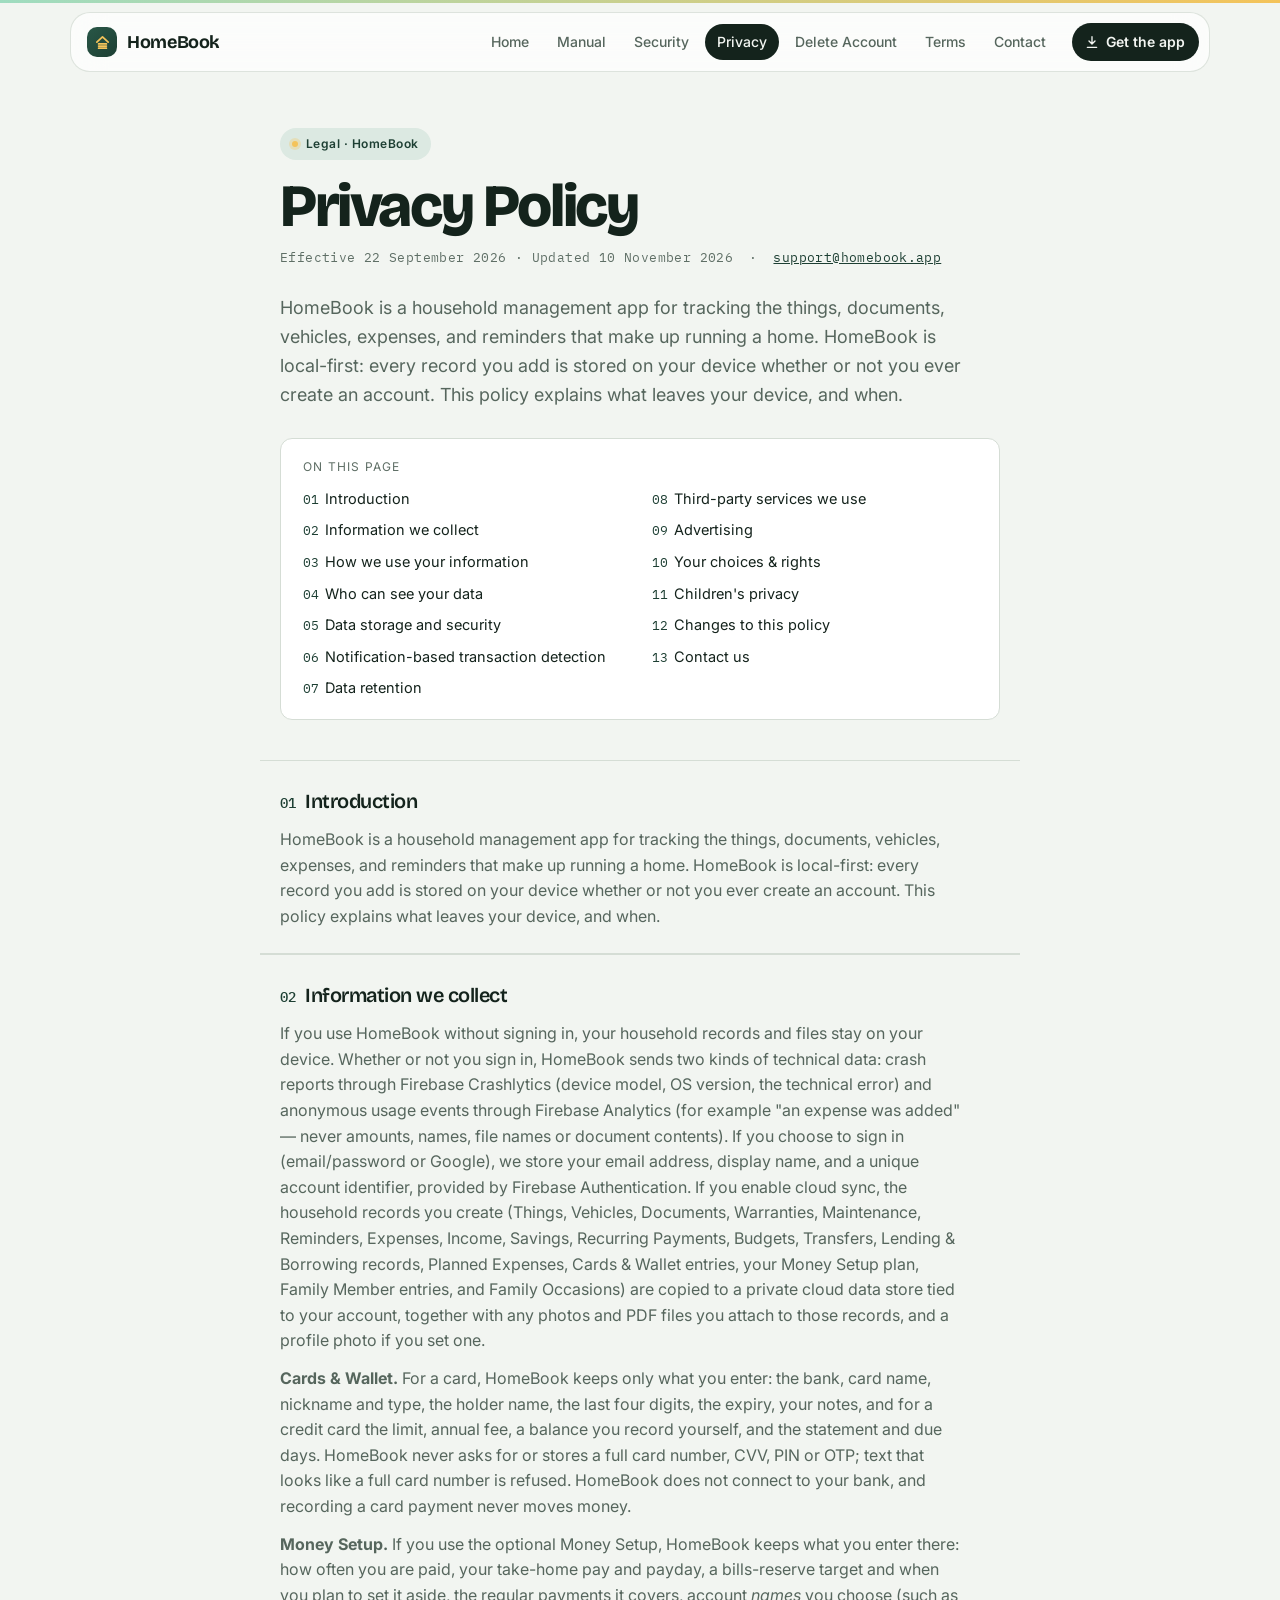
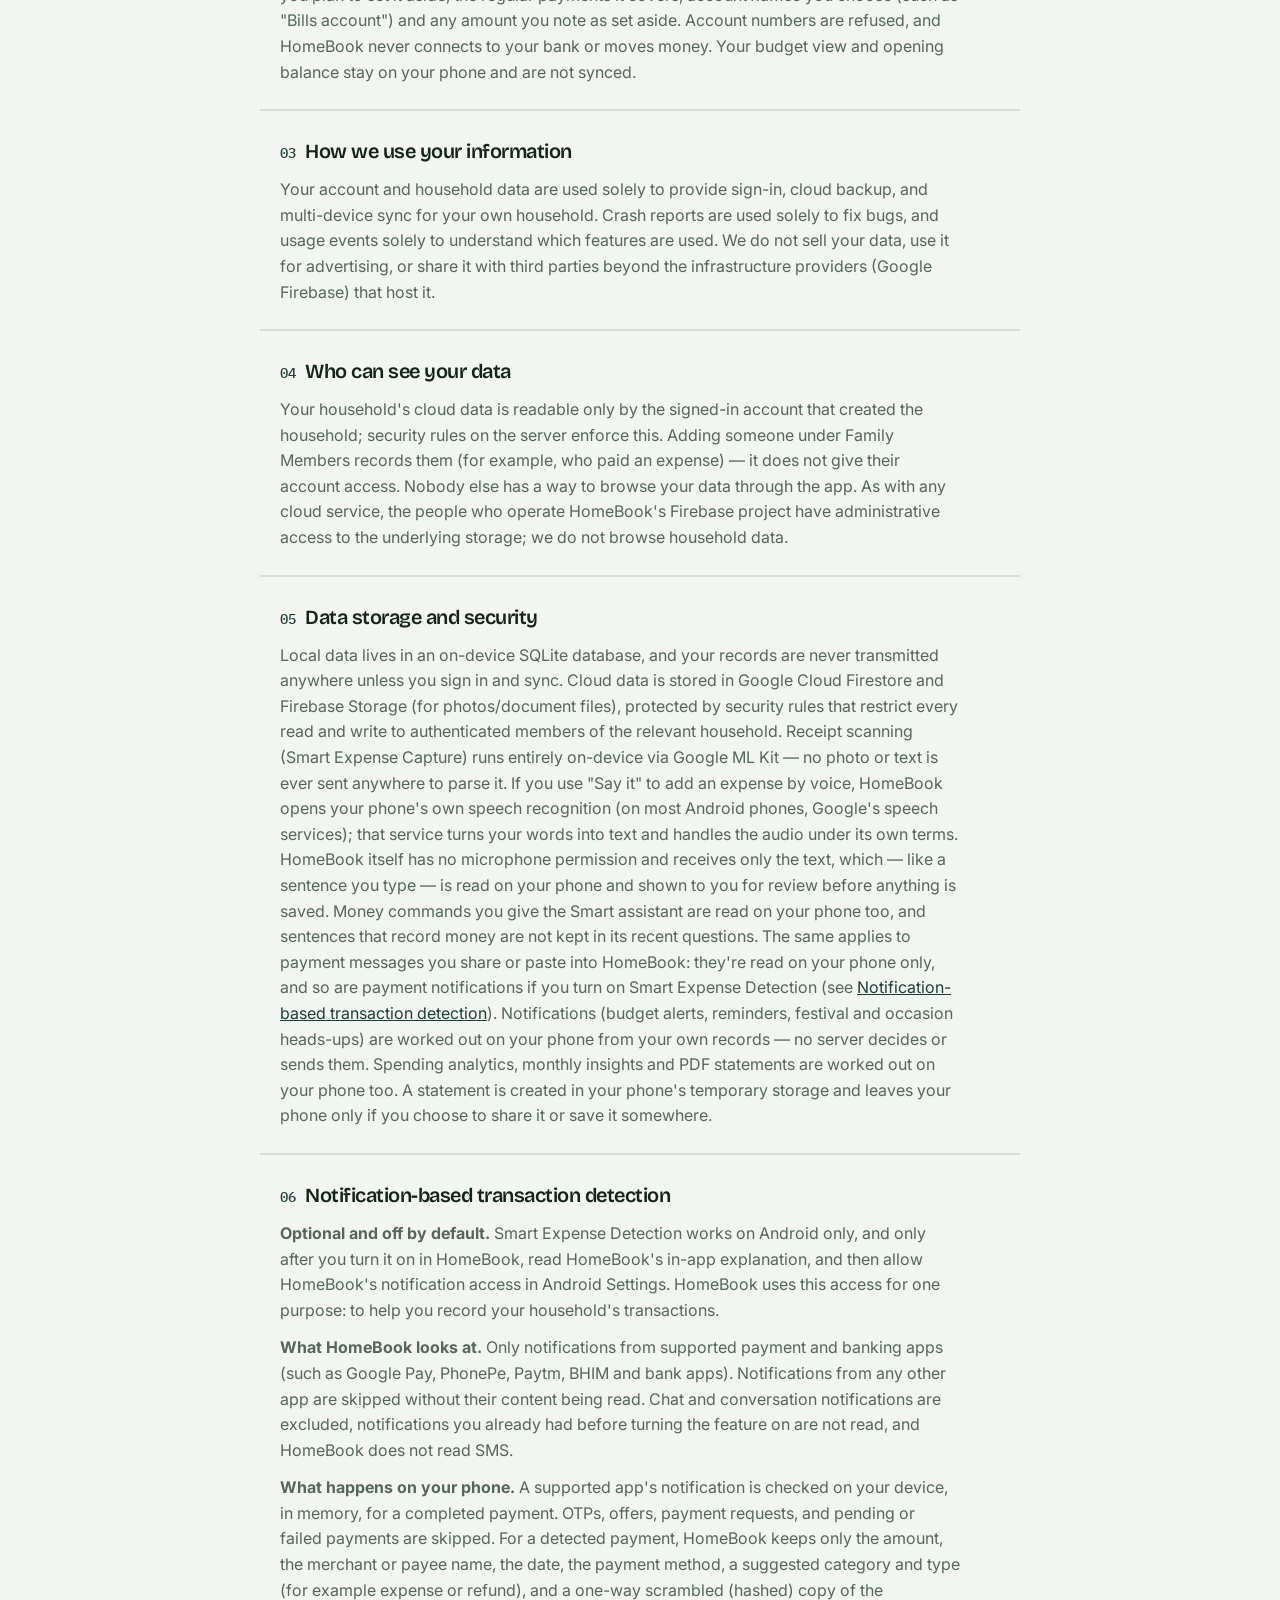
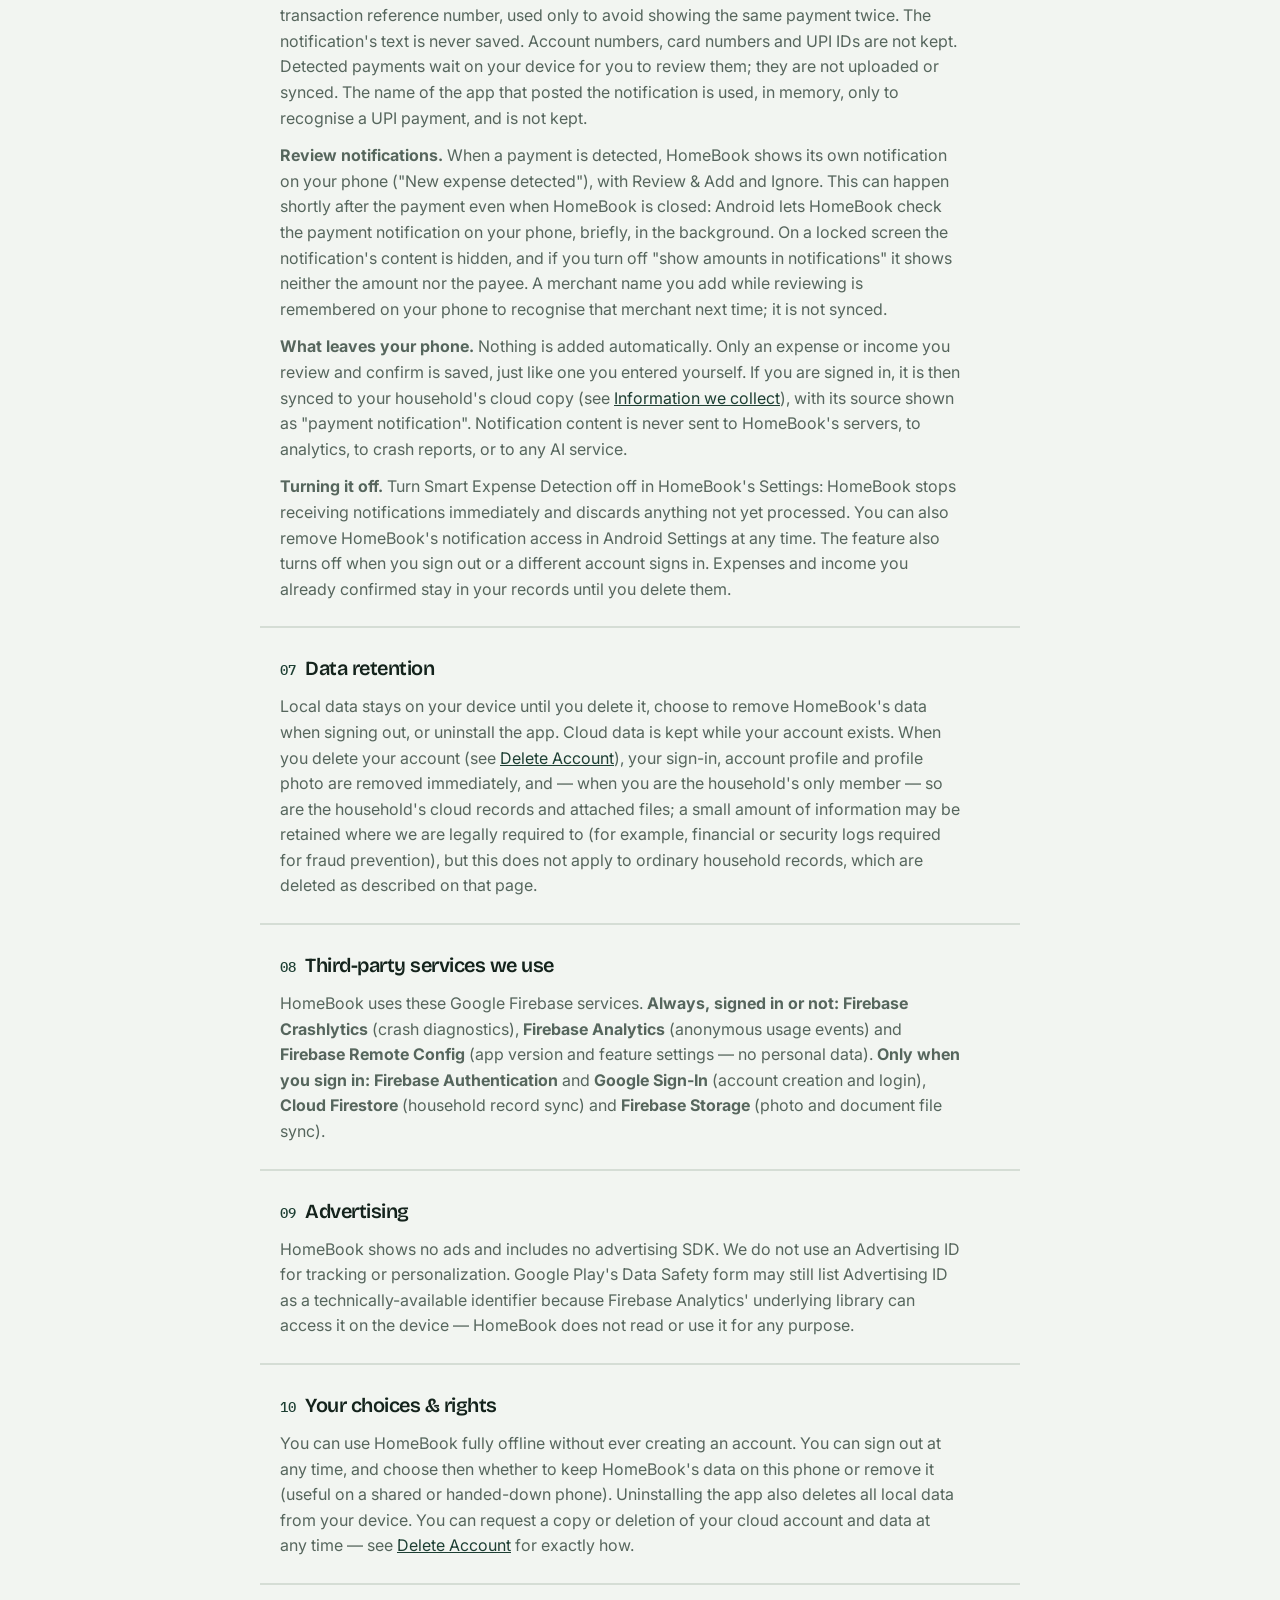
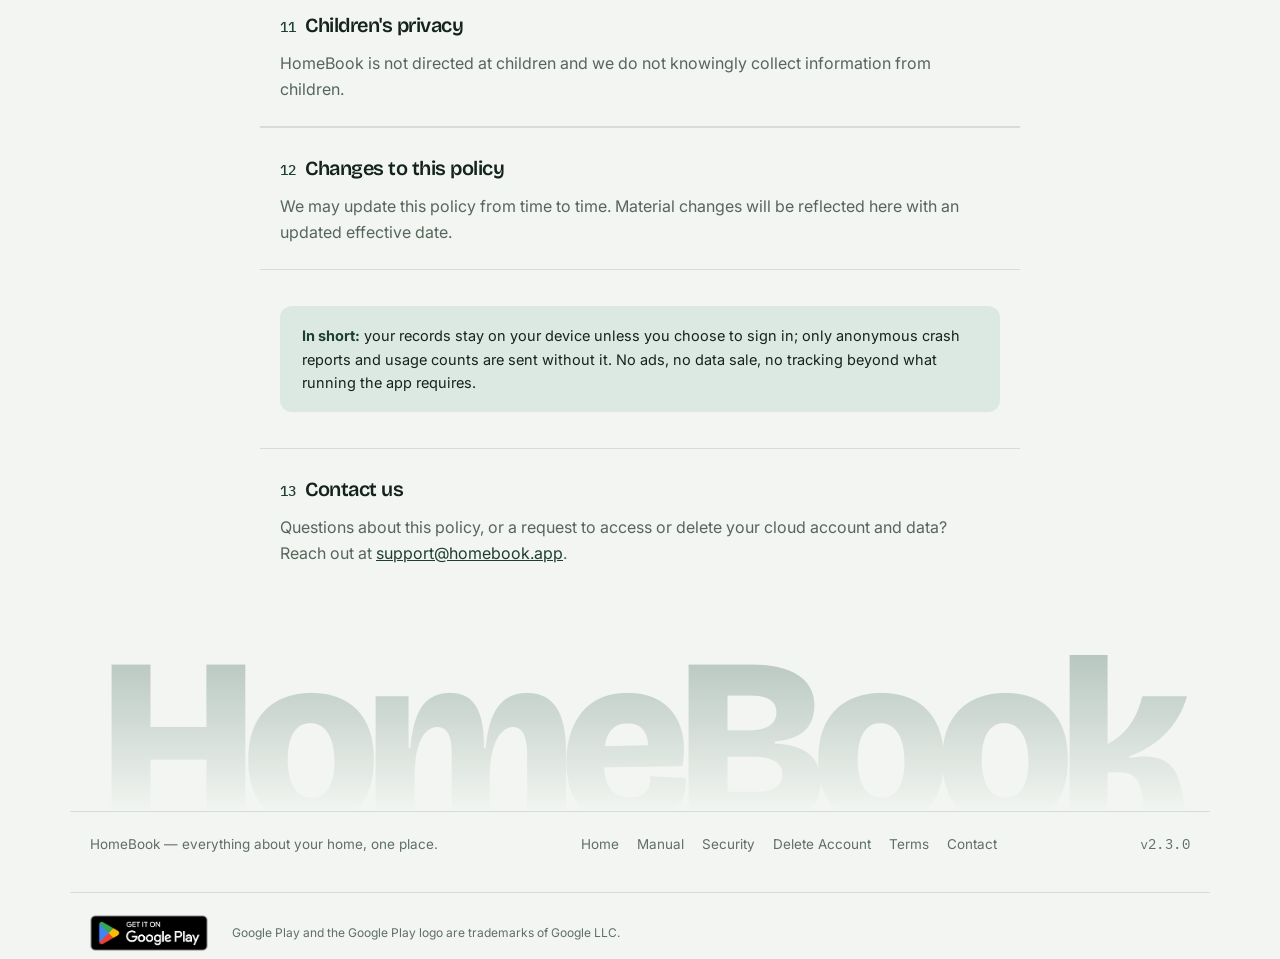
<file: privacy/index.html>
<!doctype html>
<html lang="en">
<head>
<meta charset="utf-8">
<meta name="viewport" content="width=device-width, initial-scale=1">
<title>Privacy Policy | HomeBook</title>
<meta name="description" content="HomeBook's privacy policy — local-first by default, what's collected if you sign in and sync, and how to request deletion.">
<link rel="icon" href="../favicon.svg" type="image/svg+xml">
<meta property="og:title" content="Privacy Policy | HomeBook">
<meta property="og:description" content="Local-first by default. Here's exactly what HomeBook collects, with and without signing in.">
<meta property="og:type" content="website">
<meta property="og:image" content="../assets/og-image.png">
<link rel="preconnect" href="https://fonts.googleapis.com">
<link href="https://fonts.googleapis.com/css2?family=Bricolage+Grotesque:opsz,wght@12..96,500..800&family=Inter:wght@400;500;600;700&family=IBM+Plex+Mono:wght@400;500;600&display=swap" rel="stylesheet">
<link rel="stylesheet" href="../styles.css">
<link rel="stylesheet" href="../modern.css">
</head>
<body>
<div class="scroll-progress" aria-hidden="true"></div>

<svg width="0" height="0" style="position:absolute"><defs>
  <g id="i-mark"><path d="M4 11.5L12 4l8 7.5" stroke="currentColor" stroke-width="2.4" stroke-linecap="round" stroke-linejoin="round" fill="none"/><path d="M6.5 14h11M6.5 17h11M6.5 20h11" stroke="currentColor" stroke-width="2.4" stroke-linecap="round" fill="none"/></g>
</defs></svg>

<header class="topbar">
  <div class="shell topbar-inner">
    <a class="brand-lockup" href="../index.html">
      <div class="mark"><svg viewBox="0 0 24 24"><use href="#i-mark"/></svg></div>
      <span>HomeBook</span>
    </a>
    <nav>
      <a href="../index.html">Home</a>
      <a href="../manual/">Manual</a>
      <a href="../security/">Security</a>
      <a href="../privacy/" aria-current="page">Privacy</a>
      <a href="../delete-account/">Delete Account</a>
      <a href="../terms/">Terms</a>
      <a href="../contact/">Contact</a>
    </nav>
    <a class="nav-cta" href="https://play.google.com/store/apps/details?id=com.homebook.app.homebook" target="_blank" rel="noopener"><svg viewBox="0 0 24 24" aria-hidden="true"><path d="M12 4v11m0 0l-4.5-4.5M12 15l4.5-4.5M5 20h14" fill="none" stroke="currentColor" stroke-width="2" stroke-linecap="round" stroke-linejoin="round"/></svg>Get the app</a>
  </div>
</header>

<div class="doc-wrap">
  <div class="page-head">
    <p class="eyebrow mono">Legal · HomeBook</p>
    <h1 class="page-title">Privacy Policy</h1>
    <div class="meta-row mono">
      <span>Effective 22 September 2026 · Updated 10 November 2026</span>
      <span>&middot;</span>
      <span><a href="mailto:support@homebook.app">support@homebook.app</a></span>
    </div>
  </div>

  <p class="lede" style="max-width:62ch;font-size:18px;color:var(--ink-soft);margin:18px 0 0;">HomeBook is a household management app for tracking the things, documents, vehicles, expenses, and reminders that make up running a home. HomeBook is local-first: every record you add is stored on your device whether or not you ever create an account. This policy explains what leaves your device, and when.</p>

  <nav class="toc" aria-label="Table of contents">
    <p>On this page</p>
    <ol>
      <li><a href="#introduction"><span class="num">01</span>Introduction</a></li>
      <li><a href="#collect"><span class="num">02</span>Information we collect</a></li>
      <li><a href="#use"><span class="num">03</span>How we use your information</a></li>
      <li><a href="#visibility"><span class="num">04</span>Who can see your data</a></li>
      <li><a href="#storage"><span class="num">05</span>Data storage and security</a></li>
      <li><a href="#notification-detection"><span class="num">06</span>Notification-based transaction detection</a></li>
      <li><a href="#retention"><span class="num">07</span>Data retention</a></li>
      <li><a href="#thirdparty"><span class="num">08</span>Third-party services we use</a></li>
      <li><a href="#advertising"><span class="num">09</span>Advertising</a></li>
      <li><a href="#choices"><span class="num">10</span>Your choices &amp; rights</a></li>
      <li><a href="#children"><span class="num">11</span>Children's privacy</a></li>
      <li><a href="#changes"><span class="num">12</span>Changes to this policy</a></li>
      <li><a href="#contact"><span class="num">13</span>Contact us</a></li>
    </ol>
  </nav>
</div>

<section class="clause" id="introduction">
  <h2 class="clause-title"><span class="num">01</span>Introduction</h2>
  <p>HomeBook is a household management app for tracking the things, documents, vehicles, expenses, and reminders that make up running a home. HomeBook is local-first: every record you add is stored on your device whether or not you ever create an account. This policy explains what leaves your device, and when.</p>
</section>

<section class="clause" id="collect">
  <h2 class="clause-title"><span class="num">02</span>Information we collect</h2>
  <p>If you use HomeBook without signing in, your household records and files stay on your device. Whether or not you sign in, HomeBook sends two kinds of technical data: crash reports through Firebase Crashlytics (device model, OS version, the technical error) and anonymous usage events through Firebase Analytics (for example "an expense was added" — never amounts, names, file names or document contents). If you choose to sign in (email/password or Google), we store your email address, display name, and a unique account identifier, provided by Firebase Authentication. If you enable cloud sync, the household records you create (Things, Vehicles, Documents, Warranties, Maintenance, Reminders, Expenses, Income, Savings, Recurring Payments, Budgets, Transfers, Lending &amp; Borrowing records, Planned Expenses, Cards &amp; Wallet entries, your Money Setup plan, Family Member entries, and Family Occasions) are copied to a private cloud data store tied to your account, together with any photos and PDF files you attach to those records, and a profile photo if you set one.</p>
  <p><strong>Cards &amp; Wallet.</strong> For a card, HomeBook keeps only what you enter: the bank, card name, nickname and type, the holder name, the last four digits, the expiry, your notes, and for a credit card the limit, annual fee, a balance you record yourself, and the statement and due days. HomeBook never asks for or stores a full card number, CVV, PIN or OTP; text that looks like a full card number is refused. HomeBook does not connect to your bank, and recording a card payment never moves money.</p>
  <p><strong>Money Setup.</strong> If you use the optional Money Setup, HomeBook keeps what you enter there: how often you are paid, your take-home pay and payday, a bills-reserve target and when you plan to set it aside, the regular payments it covers, account <em>names</em> you choose (such as "Bills account") and any amount you note as set aside. Account numbers are refused, and HomeBook never connects to your bank or moves money. Your budget view and opening balance stay on your phone and are not synced.</p>
</section>

<section class="clause" id="use">
  <h2 class="clause-title"><span class="num">03</span>How we use your information</h2>
  <p>Your account and household data are used solely to provide sign-in, cloud backup, and multi-device sync for your own household. Crash reports are used solely to fix bugs, and usage events solely to understand which features are used. We do not sell your data, use it for advertising, or share it with third parties beyond the infrastructure providers (Google Firebase) that host it.</p>
</section>

<section class="clause" id="visibility">
  <h2 class="clause-title"><span class="num">04</span>Who can see your data</h2>
  <p>Your household's cloud data is readable only by the signed-in account that created the household; security rules on the server enforce this. Adding someone under Family Members records them (for example, who paid an expense) — it does not give their account access. Nobody else has a way to browse your data through the app. As with any cloud service, the people who operate HomeBook's Firebase project have administrative access to the underlying storage; we do not browse household data.</p>
</section>

<section class="clause" id="storage">
  <h2 class="clause-title"><span class="num">05</span>Data storage and security</h2>
  <p>Local data lives in an on-device SQLite database, and your records are never transmitted anywhere unless you sign in and sync. Cloud data is stored in Google Cloud Firestore and Firebase Storage (for photos/document files), protected by security rules that restrict every read and write to authenticated members of the relevant household. Receipt scanning (Smart Expense Capture) runs entirely on-device via Google ML Kit — no photo or text is ever sent anywhere to parse it. If you use "Say it" to add an expense by voice, HomeBook opens your phone's own speech recognition (on most Android phones, Google's speech services); that service turns your words into text and handles the audio under its own terms. HomeBook itself has no microphone permission and receives only the text, which — like a sentence you type — is read on your phone and shown to you for review before anything is saved. Money commands you give the Smart assistant are read on your phone too, and sentences that record money are not kept in its recent questions. The same applies to payment messages you share or paste into HomeBook: they're read on your phone only, and so are payment notifications if you turn on Smart Expense Detection (see <a href="#notification-detection">Notification-based transaction detection</a>). Notifications (budget alerts, reminders, festival and occasion heads-ups) are worked out on your phone from your own records — no server decides or sends them. Spending analytics, monthly insights and PDF statements are worked out on your phone too. A statement is created in your phone's temporary storage and leaves your phone only if you choose to share it or save it somewhere.</p>
</section>

<section class="clause" id="notification-detection">
  <h2 class="clause-title"><span class="num">06</span>Notification-based transaction detection</h2>
  <p><strong>Optional and off by default.</strong> Smart Expense Detection works on Android only, and only after you turn it on in HomeBook, read HomeBook's in-app explanation, and then allow HomeBook's notification access in Android Settings. HomeBook uses this access for one purpose: to help you record your household's transactions.</p>
  <p><strong>What HomeBook looks at.</strong> Only notifications from supported payment and banking apps (such as Google Pay, PhonePe, Paytm, BHIM and bank apps). Notifications from any other app are skipped without their content being read. Chat and conversation notifications are excluded, notifications you already had before turning the feature on are not read, and HomeBook does not read SMS.</p>
  <p><strong>What happens on your phone.</strong> A supported app's notification is checked on your device, in memory, for a completed payment. OTPs, offers, payment requests, and pending or failed payments are skipped. For a detected payment, HomeBook keeps only the amount, the merchant or payee name, the date, the payment method, a suggested category and type (for example expense or refund), and a one-way scrambled (hashed) copy of the transaction reference number, used only to avoid showing the same payment twice. The notification's text is never saved. Account numbers, card numbers and UPI IDs are not kept. Detected payments wait on your device for you to review them; they are not uploaded or synced. The name of the app that posted the notification is used, in memory, only to recognise a UPI payment, and is not kept.</p>
  <p><strong>Review notifications.</strong> When a payment is detected, HomeBook shows its own notification on your phone ("New expense detected"), with Review &amp; Add and Ignore. This can happen shortly after the payment even when HomeBook is closed: Android lets HomeBook check the payment notification on your phone, briefly, in the background. On a locked screen the notification's content is hidden, and if you turn off "show amounts in notifications" it shows neither the amount nor the payee. A merchant name you add while reviewing is remembered on your phone to recognise that merchant next time; it is not synced.</p>
  <p><strong>What leaves your phone.</strong> Nothing is added automatically. Only an expense or income you review and confirm is saved, just like one you entered yourself. If you are signed in, it is then synced to your household's cloud copy (see <a href="#collect">Information we collect</a>), with its source shown as "payment notification". Notification content is never sent to HomeBook's servers, to analytics, to crash reports, or to any AI service.</p>
  <p><strong>Turning it off.</strong> Turn Smart Expense Detection off in HomeBook's Settings: HomeBook stops receiving notifications immediately and discards anything not yet processed. You can also remove HomeBook's notification access in Android Settings at any time. The feature also turns off when you sign out or a different account signs in. Expenses and income you already confirmed stay in your records until you delete them.</p>
</section>

<section class="clause" id="retention">
  <h2 class="clause-title"><span class="num">07</span>Data retention</h2>
  <p>Local data stays on your device until you delete it, choose to remove HomeBook's data when signing out, or uninstall the app. Cloud data is kept while your account exists. When you delete your account (see <a href="../delete-account/">Delete Account</a>), your sign-in, account profile and profile photo are removed immediately, and — when you are the household's only member — so are the household's cloud records and attached files; a small amount of information may be retained where we are legally required to (for example, financial or security logs required for fraud prevention), but this does not apply to ordinary household records, which are deleted as described on that page.</p>
</section>

<section class="clause" id="thirdparty">
  <h2 class="clause-title"><span class="num">08</span>Third-party services we use</h2>
  <p>HomeBook uses these Google Firebase services. <strong>Always, signed in or not:</strong> <strong>Firebase Crashlytics</strong> (crash diagnostics), <strong>Firebase Analytics</strong> (anonymous usage events) and <strong>Firebase Remote Config</strong> (app version and feature settings — no personal data). <strong>Only when you sign in:</strong> <strong>Firebase Authentication</strong> and <strong>Google Sign-In</strong> (account creation and login), <strong>Cloud Firestore</strong> (household record sync) and <strong>Firebase Storage</strong> (photo and document file sync).</p>
</section>

<section class="clause" id="advertising">
  <h2 class="clause-title"><span class="num">09</span>Advertising</h2>
  <p>HomeBook shows no ads and includes no advertising SDK. We do not use an Advertising ID for tracking or personalization. Google Play's Data Safety form may still list Advertising ID as a technically-available identifier because Firebase Analytics' underlying library can access it on the device — HomeBook does not read or use it for any purpose.</p>
</section>

<section class="clause" id="choices">
  <h2 class="clause-title"><span class="num">10</span>Your choices &amp; rights</h2>
  <p>You can use HomeBook fully offline without ever creating an account. You can sign out at any time, and choose then whether to keep HomeBook's data on this phone or remove it (useful on a shared or handed-down phone). Uninstalling the app also deletes all local data from your device. You can request a copy or deletion of your cloud account and data at any time — see <a href="../delete-account/">Delete Account</a> for exactly how.</p>
</section>

<section class="clause" id="children">
  <h2 class="clause-title"><span class="num">11</span>Children's privacy</h2>
  <p>HomeBook is not directed at children and we do not knowingly collect information from children.</p>
</section>

<section class="clause" id="changes">
  <h2 class="clause-title"><span class="num">12</span>Changes to this policy</h2>
  <p>We may update this policy from time to time. Material changes will be reflected here with an updated effective date.</p>
</section>

<div class="callout">
  <strong>In short:</strong> your records stay on your device unless you choose to sign in; only anonymous crash reports and usage counts are sent without it. No ads, no data sale, no tracking beyond what running the app requires.
</div>

<section class="clause" id="contact">
  <h2 class="clause-title"><span class="num">13</span>Contact us</h2>
  <p>Questions about this policy, or a request to access or delete your cloud account and data? Reach out at <a href="mailto:support@homebook.app">support@homebook.app</a>.</p>
</section>

<footer class="site-footer">
  <span class="footer-word" aria-hidden="true">HomeBook</span>
  <div class="shell footer-grid">
    <span>HomeBook — everything about your home, one place.</span>
    <div class="foot-links">
      <a href="../index.html">Home</a>
      <a href="../manual/">Manual</a>
      <a href="../security/">Security</a>
      <a href="../delete-account/">Delete Account</a>
      <a href="../terms/">Terms</a>
      <a href="../contact/">Contact</a>
    </div>
    <span class="mono">v2.3.0</span>
  </div>
  <div class="shell footer-play">
    <a class="play-badge" href="https://play.google.com/store/apps/details?id=com.homebook.app.homebook" target="_blank" rel="noopener"><img src="../assets/google-play-badge.png" alt="Get it on Google Play" width="646" height="250"></a>
    <small>Google Play and the Google Play logo are trademarks of Google LLC.</small>
  </div>
</footer>

<script src="../modern.js"></script>
</body>
</html>
</file>
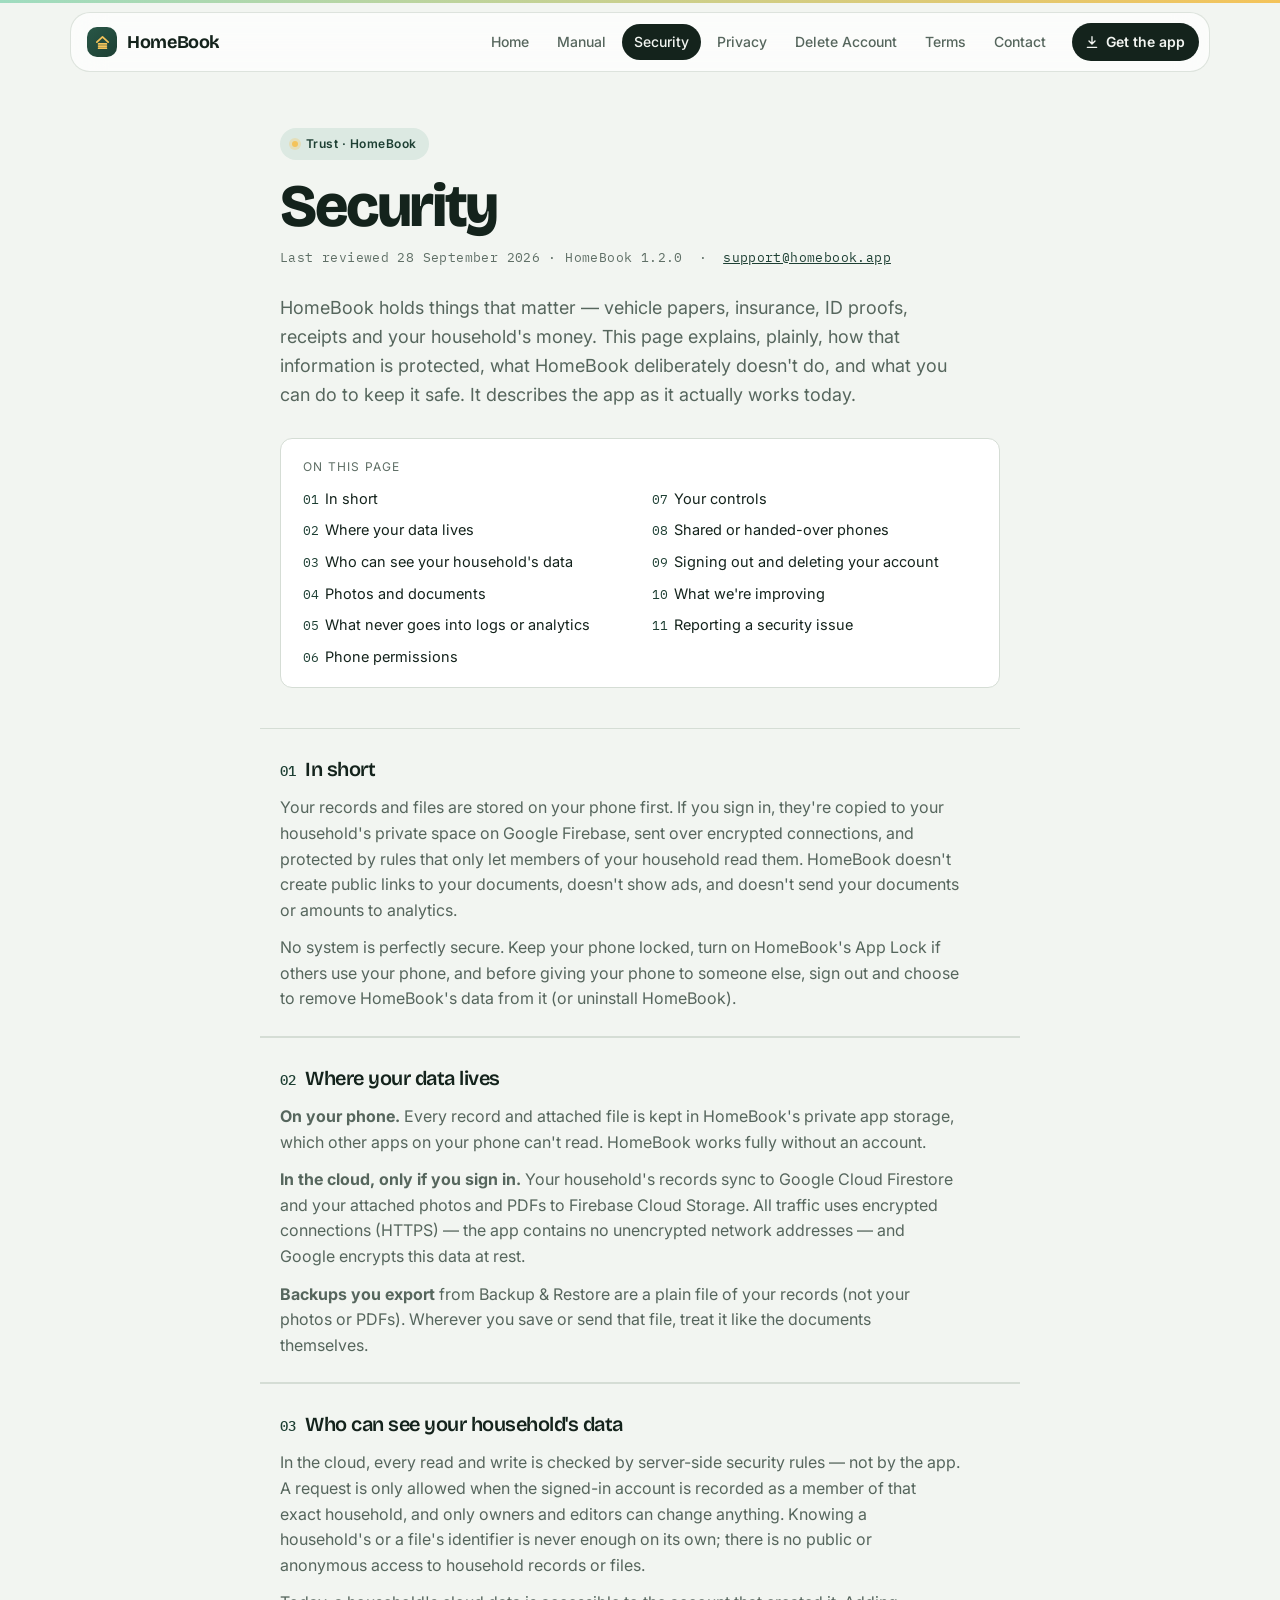
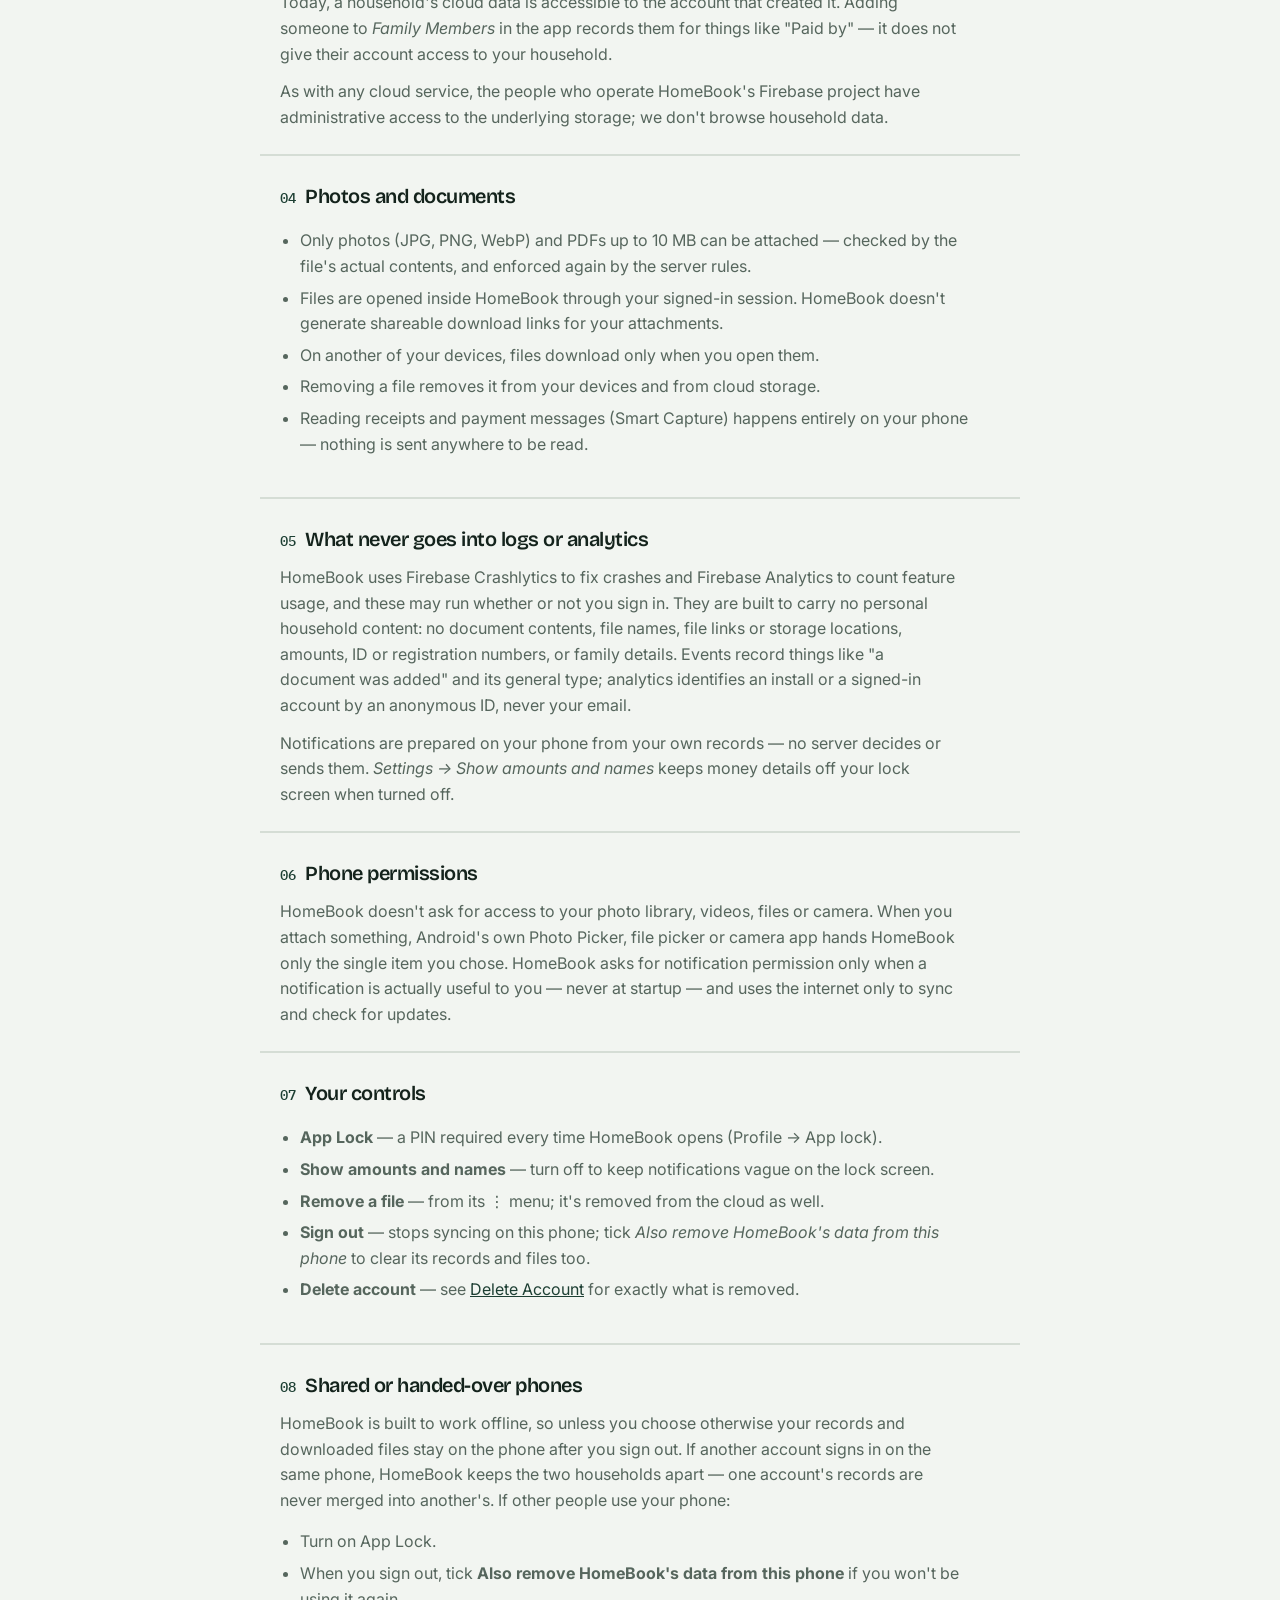
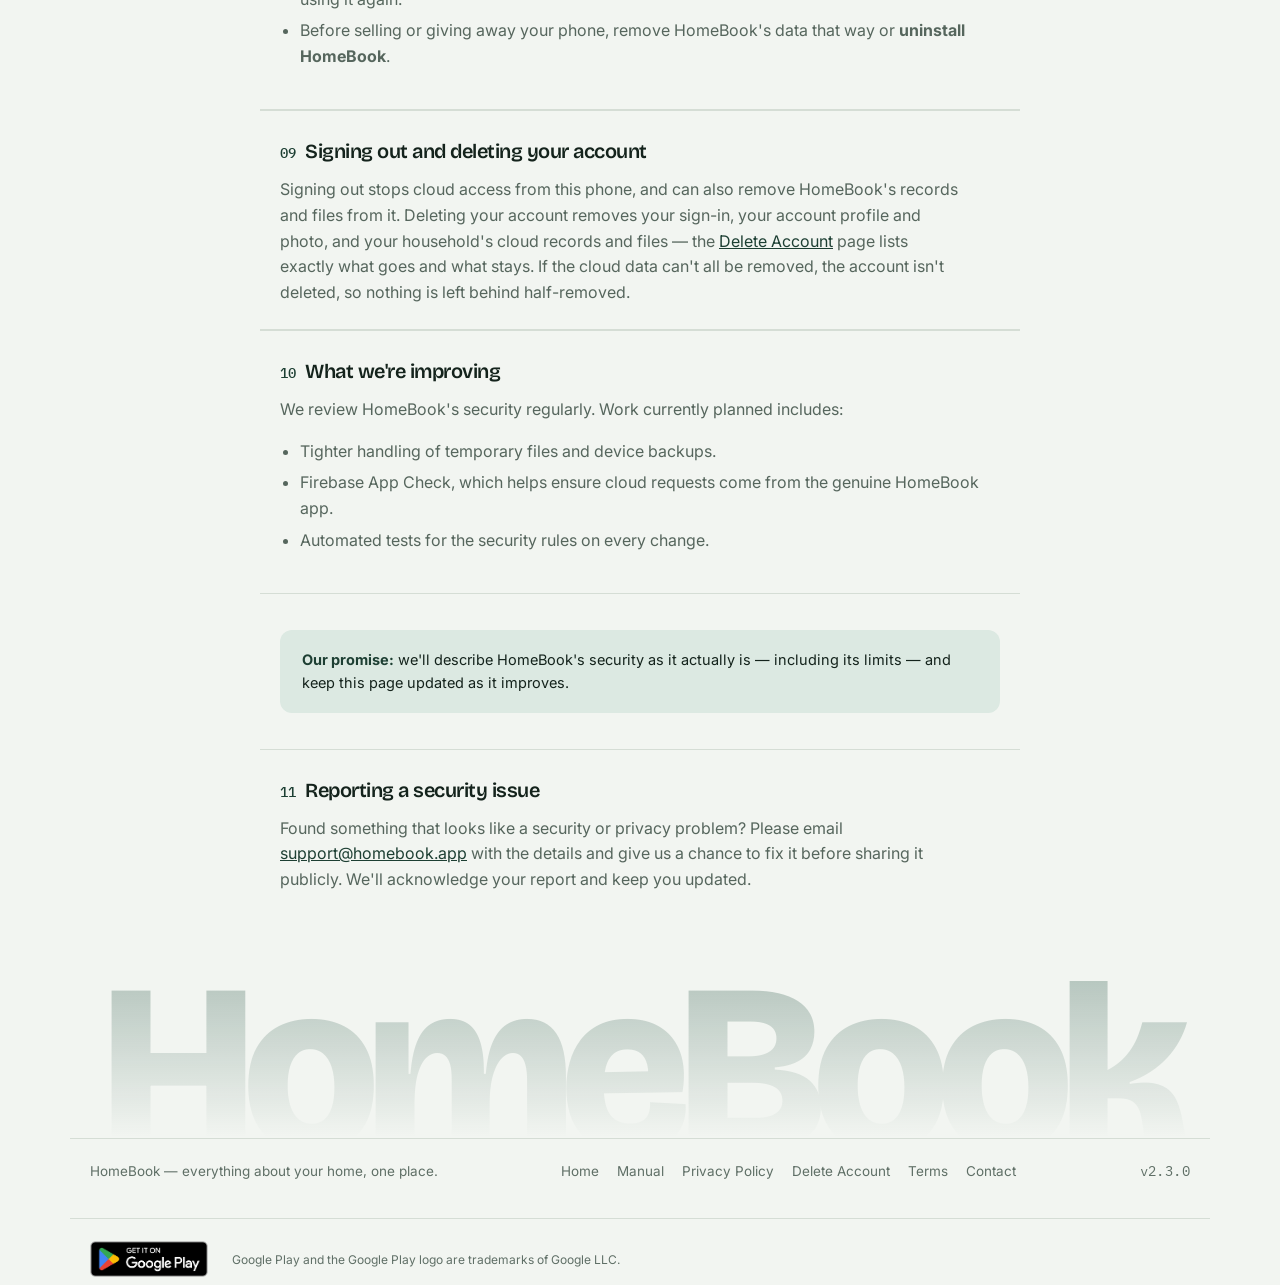
<file: security/index.html>
<!doctype html>
<html lang="en">
<head>
<meta charset="utf-8">
<meta name="viewport" content="width=device-width, initial-scale=1">
<title>Security | HomeBook</title>
<meta name="description" content="How HomeBook protects your household records and documents — where data lives, who can see it, what never reaches logs, and how to keep your phone safe.">
<link rel="icon" href="../favicon.svg" type="image/svg+xml">
<meta property="og:title" content="Security | HomeBook">
<meta property="og:description" content="How HomeBook protects your household records and documents.">
<meta property="og:type" content="website">
<meta property="og:image" content="../assets/og-image.png">
<link rel="preconnect" href="https://fonts.googleapis.com">
<link href="https://fonts.googleapis.com/css2?family=Bricolage+Grotesque:opsz,wght@12..96,500..800&family=Inter:wght@400;500;600;700&family=IBM+Plex+Mono:wght@400;500;600&display=swap" rel="stylesheet">
<link rel="stylesheet" href="../styles.css">
<link rel="stylesheet" href="../modern.css">
</head>
<body>
<div class="scroll-progress" aria-hidden="true"></div>

<svg width="0" height="0" style="position:absolute"><defs>
  <g id="i-mark"><path d="M4 11.5L12 4l8 7.5" stroke="currentColor" stroke-width="2.4" stroke-linecap="round" stroke-linejoin="round" fill="none"/><path d="M6.5 14h11M6.5 17h11M6.5 20h11" stroke="currentColor" stroke-width="2.4" stroke-linecap="round" fill="none"/></g>
</defs></svg>

<header class="topbar">
  <div class="shell topbar-inner">
    <a class="brand-lockup" href="../index.html">
      <div class="mark"><svg viewBox="0 0 24 24"><use href="#i-mark"/></svg></div>
      <span>HomeBook</span>
    </a>
    <nav>
      <a href="../index.html">Home</a>
      <a href="../manual/">Manual</a>
      <a href="../security/" aria-current="page">Security</a>
      <a href="../privacy/">Privacy</a>
      <a href="../delete-account/">Delete Account</a>
      <a href="../terms/">Terms</a>
      <a href="../contact/">Contact</a>
    </nav>
    <a class="nav-cta" href="https://play.google.com/store/apps/details?id=com.homebook.app.homebook" target="_blank" rel="noopener"><svg viewBox="0 0 24 24" aria-hidden="true"><path d="M12 4v11m0 0l-4.5-4.5M12 15l4.5-4.5M5 20h14" fill="none" stroke="currentColor" stroke-width="2" stroke-linecap="round" stroke-linejoin="round"/></svg>Get the app</a>
  </div>
</header>

<div class="doc-wrap">
  <div class="page-head">
    <p class="eyebrow mono">Trust · HomeBook</p>
    <h1 class="page-title">Security</h1>
    <div class="meta-row mono">
      <span>Last reviewed 28 September 2026 · HomeBook 1.2.0</span>
      <span>&middot;</span>
      <span><a href="mailto:support@homebook.app">support@homebook.app</a></span>
    </div>
  </div>

  <p class="lede" style="max-width:62ch;font-size:18px;color:var(--ink-soft);margin:18px 0 0;">HomeBook holds things that matter — vehicle papers, insurance, ID proofs, receipts and your household's money. This page explains, plainly, how that information is protected, what HomeBook deliberately doesn't do, and what you can do to keep it safe. It describes the app as it actually works today.</p>

  <nav class="toc" aria-label="Table of contents">
    <p>On this page</p>
    <ol>
      <li><a href="#short"><span class="num">01</span>In short</a></li>
      <li><a href="#where"><span class="num">02</span>Where your data lives</a></li>
      <li><a href="#who"><span class="num">03</span>Who can see your household's data</a></li>
      <li><a href="#files"><span class="num">04</span>Photos and documents</a></li>
      <li><a href="#logs"><span class="num">05</span>What never goes into logs or analytics</a></li>
      <li><a href="#permissions"><span class="num">06</span>Phone permissions</a></li>
      <li><a href="#controls"><span class="num">07</span>Your controls</a></li>
      <li><a href="#shared"><span class="num">08</span>Shared or handed-over phones</a></li>
      <li><a href="#account"><span class="num">09</span>Signing out and deleting your account</a></li>
      <li><a href="#improving"><span class="num">10</span>What we're improving</a></li>
      <li><a href="#report"><span class="num">11</span>Reporting a security issue</a></li>
    </ol>
  </nav>
</div>

<section class="clause" id="short">
  <h2 class="clause-title"><span class="num">01</span>In short</h2>
  <p>Your records and files are stored on your phone first. If you sign in, they're copied to your household's private space on Google Firebase, sent over encrypted connections, and protected by rules that only let members of your household read them. HomeBook doesn't create public links to your documents, doesn't show ads, and doesn't send your documents or amounts to analytics.</p>
  <p>No system is perfectly secure. Keep your phone locked, turn on HomeBook's App Lock if others use your phone, and before giving your phone to someone else, sign out and choose to remove HomeBook's data from it (or uninstall HomeBook).</p>
</section>

<section class="clause" id="where">
  <h2 class="clause-title"><span class="num">02</span>Where your data lives</h2>
  <p><strong>On your phone.</strong> Every record and attached file is kept in HomeBook's private app storage, which other apps on your phone can't read. HomeBook works fully without an account.</p>
  <p><strong>In the cloud, only if you sign in.</strong> Your household's records sync to Google Cloud Firestore and your attached photos and PDFs to Firebase Cloud Storage. All traffic uses encrypted connections (HTTPS) — the app contains no unencrypted network addresses — and Google encrypts this data at rest.</p>
  <p><strong>Backups you export</strong> from Backup &amp; Restore are a plain file of your records (not your photos or PDFs). Wherever you save or send that file, treat it like the documents themselves.</p>
</section>

<section class="clause" id="who">
  <h2 class="clause-title"><span class="num">03</span>Who can see your household's data</h2>
  <p>In the cloud, every read and write is checked by server-side security rules — not by the app. A request is only allowed when the signed-in account is recorded as a member of that exact household, and only owners and editors can change anything. Knowing a household's or a file's identifier is never enough on its own; there is no public or anonymous access to household records or files.</p>
  <p>Today, a household's cloud data is accessible to the account that created it. Adding someone to <em>Family Members</em> in the app records them for things like "Paid by" — it does not give their account access to your household.</p>
  <p>As with any cloud service, the people who operate HomeBook's Firebase project have administrative access to the underlying storage; we don't browse household data.</p>
</section>

<section class="clause" id="files">
  <h2 class="clause-title"><span class="num">04</span>Photos and documents</h2>
  <ul>
    <li>Only photos (JPG, PNG, WebP) and PDFs up to 10 MB can be attached — checked by the file's actual contents, and enforced again by the server rules.</li>
    <li>Files are opened inside HomeBook through your signed-in session. HomeBook doesn't generate shareable download links for your attachments.</li>
    <li>On another of your devices, files download only when you open them.</li>
    <li>Removing a file removes it from your devices and from cloud storage.</li>
    <li>Reading receipts and payment messages (Smart Capture) happens entirely on your phone — nothing is sent anywhere to be read.</li>
  </ul>
</section>

<section class="clause" id="logs">
  <h2 class="clause-title"><span class="num">05</span>What never goes into logs or analytics</h2>
  <p>HomeBook uses Firebase Crashlytics to fix crashes and Firebase Analytics to count feature usage, and these may run whether or not you sign in. They are built to carry no personal household content: no document contents, file names, file links or storage locations, amounts, ID or registration numbers, or family details. Events record things like "a document was added" and its general type; analytics identifies an install or a signed-in account by an anonymous ID, never your email.</p>
  <p>Notifications are prepared on your phone from your own records — no server decides or sends them. <em>Settings → Show amounts and names</em> keeps money details off your lock screen when turned off.</p>
</section>

<section class="clause" id="permissions">
  <h2 class="clause-title"><span class="num">06</span>Phone permissions</h2>
  <p>HomeBook doesn't ask for access to your photo library, videos, files or camera. When you attach something, Android's own Photo Picker, file picker or camera app hands HomeBook only the single item you chose. HomeBook asks for notification permission only when a notification is actually useful to you — never at startup — and uses the internet only to sync and check for updates.</p>
</section>

<section class="clause" id="controls">
  <h2 class="clause-title"><span class="num">07</span>Your controls</h2>
  <ul>
    <li><strong>App Lock</strong> — a PIN required every time HomeBook opens (Profile → App lock).</li>
    <li><strong>Show amounts and names</strong> — turn off to keep notifications vague on the lock screen.</li>
    <li><strong>Remove a file</strong> — from its ⋮ menu; it's removed from the cloud as well.</li>
    <li><strong>Sign out</strong> — stops syncing on this phone; tick <em>Also remove HomeBook's data from this phone</em> to clear its records and files too.</li>
    <li><strong>Delete account</strong> — see <a href="../delete-account/">Delete Account</a> for exactly what is removed.</li>
  </ul>
</section>

<section class="clause" id="shared">
  <h2 class="clause-title"><span class="num">08</span>Shared or handed-over phones</h2>
  <p>HomeBook is built to work offline, so unless you choose otherwise your records and downloaded files stay on the phone after you sign out. If another account signs in on the same phone, HomeBook keeps the two households apart — one account's records are never merged into another's. If other people use your phone:</p>
  <ul>
    <li>Turn on App Lock.</li>
    <li>When you sign out, tick <strong>Also remove HomeBook's data from this phone</strong> if you won't be using it again.</li>
    <li>Before selling or giving away your phone, remove HomeBook's data that way or <strong>uninstall HomeBook</strong>.</li>
  </ul>
</section>

<section class="clause" id="account">
  <h2 class="clause-title"><span class="num">09</span>Signing out and deleting your account</h2>
  <p>Signing out stops cloud access from this phone, and can also remove HomeBook's records and files from it. Deleting your account removes your sign-in, your account profile and photo, and your household's cloud records and files — the <a href="../delete-account/">Delete Account</a> page lists exactly what goes and what stays. If the cloud data can't all be removed, the account isn't deleted, so nothing is left behind half-removed.</p>
</section>

<section class="clause" id="improving">
  <h2 class="clause-title"><span class="num">10</span>What we're improving</h2>
  <p>We review HomeBook's security regularly. Work currently planned includes:</p>
  <ul>
    <li>Tighter handling of temporary files and device backups.</li>
    <li>Firebase App Check, which helps ensure cloud requests come from the genuine HomeBook app.</li>
    <li>Automated tests for the security rules on every change.</li>
  </ul>
</section>

<div class="callout">
  <strong>Our promise:</strong> we'll describe HomeBook's security as it actually is — including its limits — and keep this page updated as it improves.
</div>

<section class="clause" id="report">
  <h2 class="clause-title"><span class="num">11</span>Reporting a security issue</h2>
  <p>Found something that looks like a security or privacy problem? Please email <a href="mailto:support@homebook.app">support@homebook.app</a> with the details and give us a chance to fix it before sharing it publicly. We'll acknowledge your report and keep you updated.</p>
</section>

<footer class="site-footer">
  <span class="footer-word" aria-hidden="true">HomeBook</span>
  <div class="shell footer-grid">
    <span>HomeBook — everything about your home, one place.</span>
    <div class="foot-links">
      <a href="../index.html">Home</a>
      <a href="../manual/">Manual</a>
      <a href="../privacy/">Privacy Policy</a>
      <a href="../delete-account/">Delete Account</a>
      <a href="../terms/">Terms</a>
      <a href="../contact/">Contact</a>
    </div>
    <span class="mono">v2.3.0</span>
  </div>
  <div class="shell footer-play">
    <a class="play-badge" href="https://play.google.com/store/apps/details?id=com.homebook.app.homebook" target="_blank" rel="noopener"><img src="../assets/google-play-badge.png" alt="Get it on Google Play" width="646" height="250"></a>
    <small>Google Play and the Google Play logo are trademarks of Google LLC.</small>
  </div>
</footer>

<script src="../modern.js"></script>
</body>
</html>
</file>
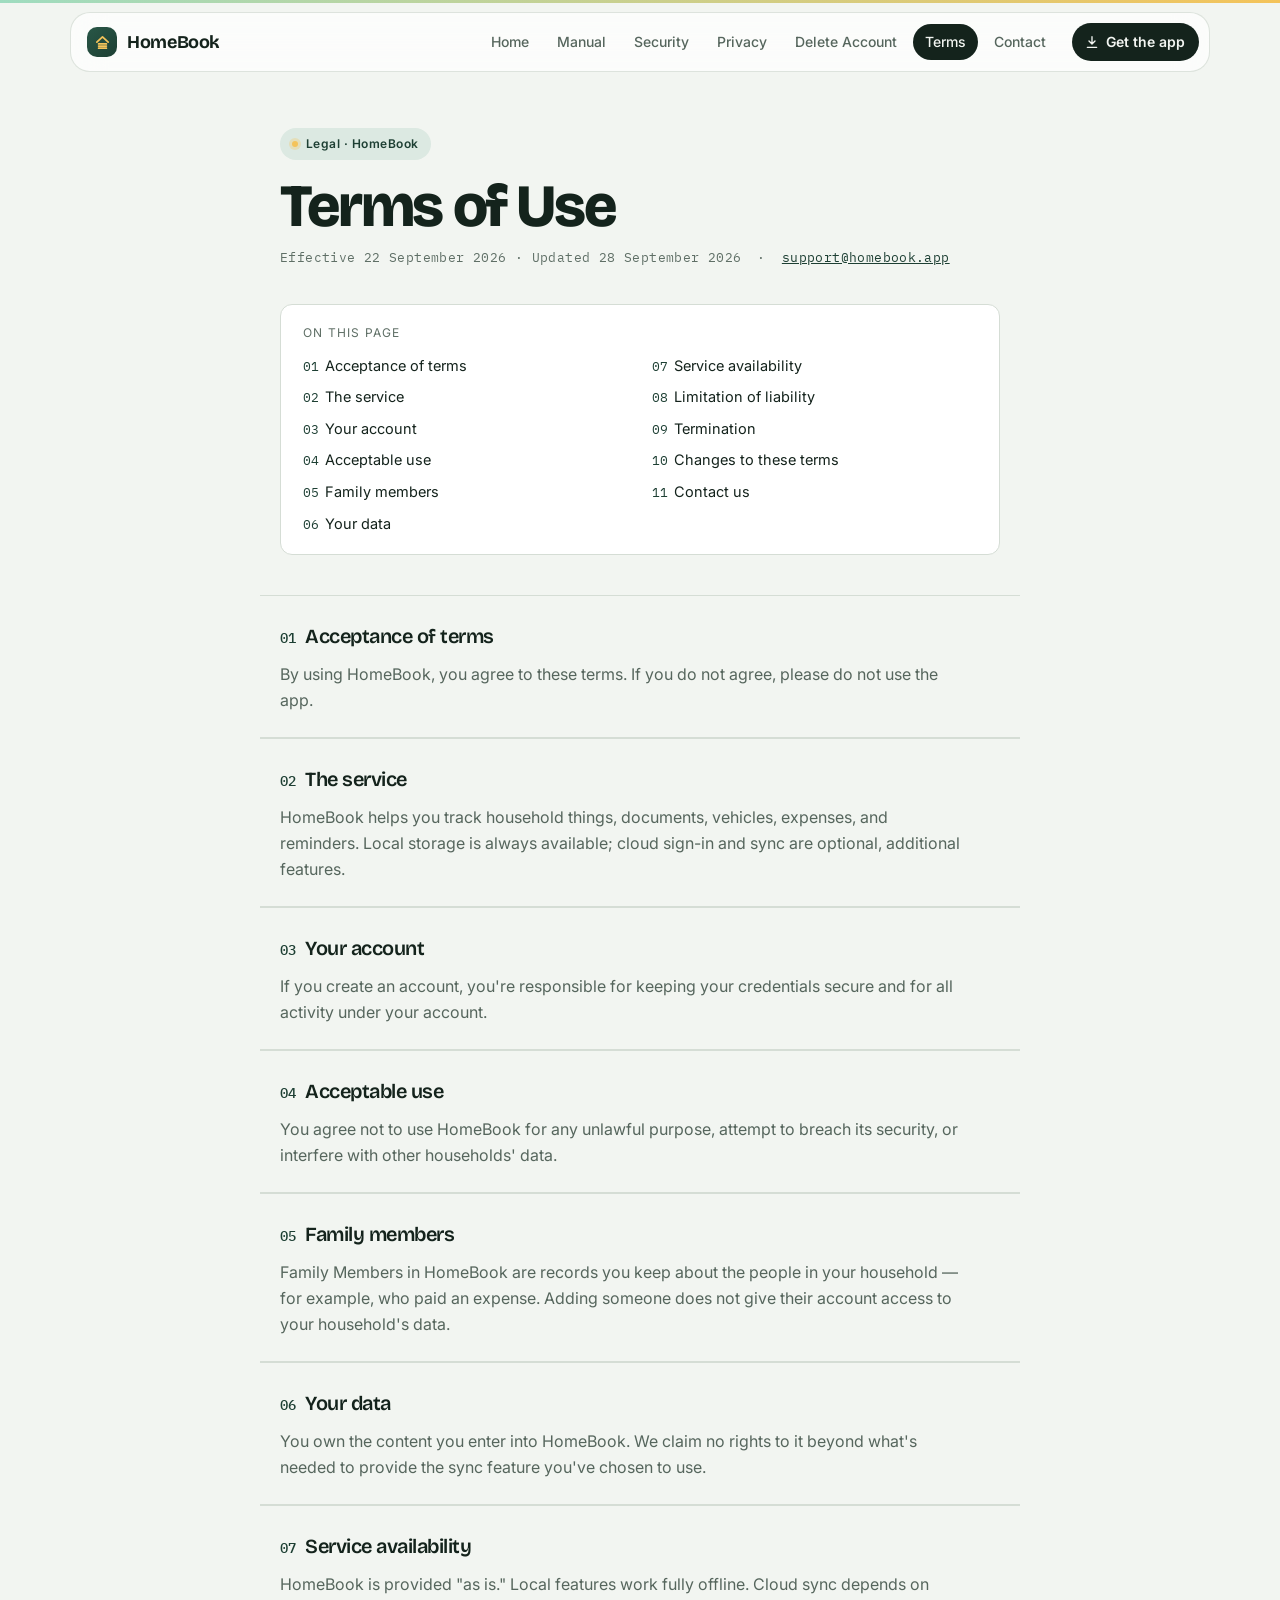
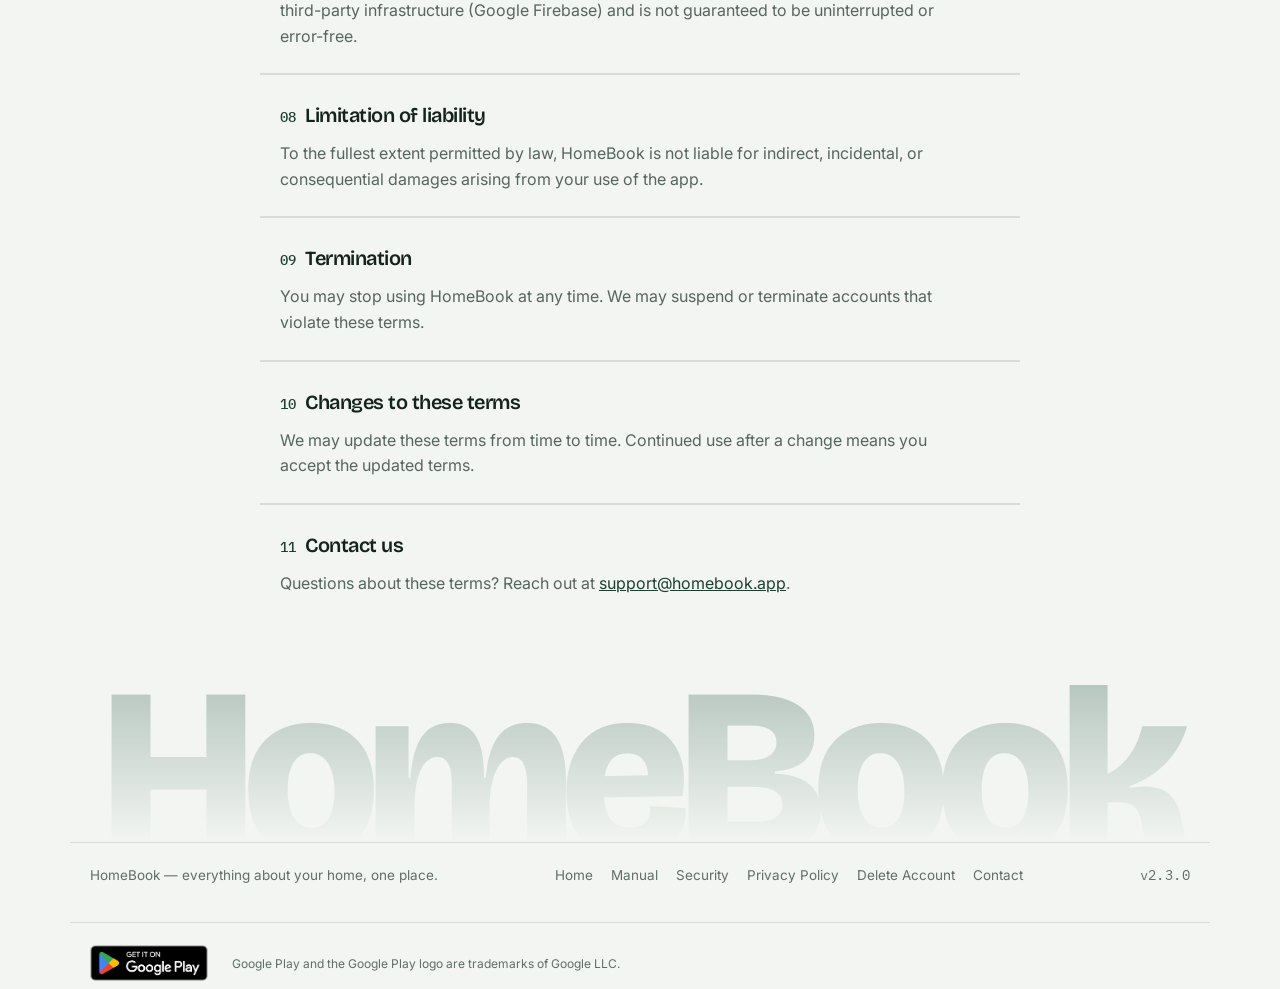
<file: terms/index.html>
<!doctype html>
<html lang="en">
<head>
<meta charset="utf-8">
<meta name="viewport" content="width=device-width, initial-scale=1">
<title>Terms of Use | HomeBook</title>
<meta name="description" content="HomeBook's terms of use — your account, acceptable use, family members, and service availability.">
<link rel="icon" href="../favicon.svg" type="image/svg+xml">
<meta property="og:title" content="Terms of Use | HomeBook">
<meta property="og:type" content="website">
<meta property="og:image" content="../assets/og-image.png">
<link rel="preconnect" href="https://fonts.googleapis.com">
<link href="https://fonts.googleapis.com/css2?family=Bricolage+Grotesque:opsz,wght@12..96,500..800&family=Inter:wght@400;500;600;700&family=IBM+Plex+Mono:wght@400;500;600&display=swap" rel="stylesheet">
<link rel="stylesheet" href="../styles.css">
<link rel="stylesheet" href="../modern.css">
</head>
<body>
<div class="scroll-progress" aria-hidden="true"></div>

<svg width="0" height="0" style="position:absolute"><defs>
  <g id="i-mark"><path d="M4 11.5L12 4l8 7.5" stroke="currentColor" stroke-width="2.4" stroke-linecap="round" stroke-linejoin="round" fill="none"/><path d="M6.5 14h11M6.5 17h11M6.5 20h11" stroke="currentColor" stroke-width="2.4" stroke-linecap="round" fill="none"/></g>
</defs></svg>

<header class="topbar">
  <div class="shell topbar-inner">
    <a class="brand-lockup" href="../index.html">
      <div class="mark"><svg viewBox="0 0 24 24"><use href="#i-mark"/></svg></div>
      <span>HomeBook</span>
    </a>
    <nav>
      <a href="../index.html">Home</a>
      <a href="../manual/">Manual</a>
      <a href="../security/">Security</a>
      <a href="../privacy/">Privacy</a>
      <a href="../delete-account/">Delete Account</a>
      <a href="../terms/" aria-current="page">Terms</a>
      <a href="../contact/">Contact</a>
    </nav>
    <a class="nav-cta" href="https://play.google.com/store/apps/details?id=com.homebook.app.homebook" target="_blank" rel="noopener"><svg viewBox="0 0 24 24" aria-hidden="true"><path d="M12 4v11m0 0l-4.5-4.5M12 15l4.5-4.5M5 20h14" fill="none" stroke="currentColor" stroke-width="2" stroke-linecap="round" stroke-linejoin="round"/></svg>Get the app</a>
  </div>
</header>

<div class="doc-wrap">
  <div class="page-head">
    <p class="eyebrow mono">Legal · HomeBook</p>
    <h1 class="page-title">Terms of Use</h1>
    <div class="meta-row mono">
      <span>Effective 22 September 2026 · Updated 28 September 2026</span>
      <span>&middot;</span>
      <span><a href="mailto:support@homebook.app">support@homebook.app</a></span>
    </div>
  </div>

  <nav class="toc" aria-label="Table of contents">
    <p>On this page</p>
    <ol>
      <li><a href="#acceptance"><span class="num">01</span>Acceptance of terms</a></li>
      <li><a href="#service"><span class="num">02</span>The service</a></li>
      <li><a href="#account"><span class="num">03</span>Your account</a></li>
      <li><a href="#use"><span class="num">04</span>Acceptable use</a></li>
      <li><a href="#household"><span class="num">05</span>Family members</a></li>
      <li><a href="#data"><span class="num">06</span>Your data</a></li>
      <li><a href="#availability"><span class="num">07</span>Service availability</a></li>
      <li><a href="#liability"><span class="num">08</span>Limitation of liability</a></li>
      <li><a href="#termination"><span class="num">09</span>Termination</a></li>
      <li><a href="#changes"><span class="num">10</span>Changes to these terms</a></li>
      <li><a href="#contact"><span class="num">11</span>Contact us</a></li>
    </ol>
  </nav>
</div>

<section class="clause" id="acceptance">
  <h2 class="clause-title"><span class="num">01</span>Acceptance of terms</h2>
  <p>By using HomeBook, you agree to these terms. If you do not agree, please do not use the app.</p>
</section>

<section class="clause" id="service">
  <h2 class="clause-title"><span class="num">02</span>The service</h2>
  <p>HomeBook helps you track household things, documents, vehicles, expenses, and reminders. Local storage is always available; cloud sign-in and sync are optional, additional features.</p>
</section>

<section class="clause" id="account">
  <h2 class="clause-title"><span class="num">03</span>Your account</h2>
  <p>If you create an account, you're responsible for keeping your credentials secure and for all activity under your account.</p>
</section>

<section class="clause" id="use">
  <h2 class="clause-title"><span class="num">04</span>Acceptable use</h2>
  <p>You agree not to use HomeBook for any unlawful purpose, attempt to breach its security, or interfere with other households' data.</p>
</section>

<section class="clause" id="household">
  <h2 class="clause-title"><span class="num">05</span>Family members</h2>
  <p>Family Members in HomeBook are records you keep about the people in your household — for example, who paid an expense. Adding someone does not give their account access to your household's data.</p>
</section>

<section class="clause" id="data">
  <h2 class="clause-title"><span class="num">06</span>Your data</h2>
  <p>You own the content you enter into HomeBook. We claim no rights to it beyond what's needed to provide the sync feature you've chosen to use.</p>
</section>

<section class="clause" id="availability">
  <h2 class="clause-title"><span class="num">07</span>Service availability</h2>
  <p>HomeBook is provided "as is." Local features work fully offline. Cloud sync depends on third-party infrastructure (Google Firebase) and is not guaranteed to be uninterrupted or error-free.</p>
</section>

<section class="clause" id="liability">
  <h2 class="clause-title"><span class="num">08</span>Limitation of liability</h2>
  <p>To the fullest extent permitted by law, HomeBook is not liable for indirect, incidental, or consequential damages arising from your use of the app.</p>
</section>

<section class="clause" id="termination">
  <h2 class="clause-title"><span class="num">09</span>Termination</h2>
  <p>You may stop using HomeBook at any time. We may suspend or terminate accounts that violate these terms.</p>
</section>

<section class="clause" id="changes">
  <h2 class="clause-title"><span class="num">10</span>Changes to these terms</h2>
  <p>We may update these terms from time to time. Continued use after a change means you accept the updated terms.</p>
</section>

<section class="clause" id="contact">
  <h2 class="clause-title"><span class="num">11</span>Contact us</h2>
  <p>Questions about these terms? Reach out at <a href="mailto:support@homebook.app">support@homebook.app</a>.</p>
</section>

<footer class="site-footer">
  <span class="footer-word" aria-hidden="true">HomeBook</span>
  <div class="shell footer-grid">
    <span>HomeBook — everything about your home, one place.</span>
    <div class="foot-links">
      <a href="../index.html">Home</a>
      <a href="../manual/">Manual</a>
      <a href="../security/">Security</a>
      <a href="../privacy/">Privacy Policy</a>
      <a href="../delete-account/">Delete Account</a>
      <a href="../contact/">Contact</a>
    </div>
    <span class="mono">v2.3.0</span>
  </div>
  <div class="shell footer-play">
    <a class="play-badge" href="https://play.google.com/store/apps/details?id=com.homebook.app.homebook" target="_blank" rel="noopener"><img src="../assets/google-play-badge.png" alt="Get it on Google Play" width="646" height="250"></a>
    <small>Google Play and the Google Play logo are trademarks of Google LLC.</small>
  </div>
</footer>

<script src="../modern.js"></script>
</body>
</html>
</file>
<file: styles.css>
/* HomeBook public website — shared stylesheet */

:root {
  --paper: #eef1ea;
  --paper-deep: #e3e8dd;
  --surface: #fbfbf7;
  --line: #cdd6c6;
  --ink: #1b2a22;
  --ink-soft: #4f6058;
  --brand: #295747;
  --brand-deep: #163d30;
  --brand-tint: #dfe9e2;
  --stamp: #b5502e;
  --stamp-tint: #f4e2da;
  --mono-ink: #5c6b62;
  --shadow: 0 10px 30px -14px rgba(22, 40, 30, 0.28);
  --danger: #9a3b2c;
  --danger-soft: #f7e9e4;
}
@media (prefers-color-scheme: dark) {
  :root:not([data-theme="light"]) {
    --paper: #101a15;
    --paper-deep: #0b130f;
    --surface: #16211b;
    --line: #26382e;
    --ink: #eaf1ec;
    --ink-soft: #9db3a6;
    --brand: #7fc4a6;
    --brand-deep: #a6ddc3;
    --brand-tint: #1b2b23;
    --stamp: #e08b6a;
    --stamp-tint: #2a1c16;
    --mono-ink: #8fa199;
    --shadow: 0 10px 32px -14px rgba(0, 0, 0, 0.55);
    --danger: #e2917f;
    --danger-soft: #2b1c17;
  }
}
:root[data-theme="dark"] {
  --paper: #101a15; --paper-deep: #0b130f; --surface: #16211b; --line: #26382e;
  --ink: #eaf1ec; --ink-soft: #9db3a6; --brand: #7fc4a6; --brand-deep: #a6ddc3;
  --brand-tint: #1b2b23; --stamp: #e08b6a; --stamp-tint: #2a1c16; --mono-ink: #8fa199;
  --shadow: 0 10px 32px -14px rgba(0, 0, 0, 0.55);
  --danger: #e2917f; --danger-soft: #2b1c17;
}

* { box-sizing: border-box; }
html { color-scheme: light dark; }
body {
  margin: 0;
  background: var(--paper);
  color: var(--ink);
  font-family: 'Work Sans', -apple-system, BlinkMacSystemFont, sans-serif;
  font-size: 16px;
  line-height: 1.6;
}
a { color: var(--brand-deep); }
h1, h2, h3 { font-family: 'Fraunces', Georgia, serif; text-wrap: balance; margin: 0; }
img { max-width: 100%; }
.mono { font-family: 'IBM Plex Mono', ui-monospace, monospace; letter-spacing: 0.03em; }
.shell { max-width: 1080px; margin: 0 auto; padding-inline: 20px; }

/* ---- site nav ---- */
.topbar {
  position: sticky;
  top: 0;
  z-index: 20;
  background: color-mix(in srgb, var(--paper) 88%, transparent);
  backdrop-filter: blur(8px);
  border-bottom: 1px solid var(--line);
}
.topbar-inner { display: flex; align-items: center; justify-content: space-between; padding-block: 14px; gap: 14px; }
.brand-lockup { display: flex; align-items: center; gap: 10px; text-decoration: none; color: var(--ink); flex: 0 0 auto; }
.brand-lockup .mark { width: 30px; height: 30px; border-radius: 8px; background: var(--brand); display: flex; align-items: center; justify-content: center; flex: 0 0 auto; }
.brand-lockup .mark svg { width: 17px; height: 17px; color: var(--paper); }
.brand-lockup span { font-family: 'Fraunces', serif; font-weight: 600; font-size: 17px; }
.topbar nav { display: flex; gap: 22px; font-size: 14px; flex-wrap: wrap; justify-content: flex-end; }
.topbar nav a { text-decoration: none; color: var(--ink-soft); }
.topbar nav a:hover, .topbar nav a[aria-current="page"] { color: var(--brand-deep); }
@media (max-width: 620px) { .topbar nav { gap: 14px; font-size: 13px; } }

/* ---- generic page header (non-home pages) ---- */
.page-head { padding-block: 44px 8px; }
.eyebrow {
  display: inline-flex; align-items: center; gap: 8px;
  font-size: 12px; text-transform: uppercase; letter-spacing: 0.14em;
  color: var(--brand-deep); margin-bottom: 14px;
}
.eyebrow::before { content: ""; width: 16px; height: 1px; background: var(--brand-deep); }
h1.page-title { font-size: clamp(30px, 5vw, 44px); font-weight: 600; margin-bottom: 12px; line-height: 1.05; }
.page-head .lede { font-size: 18px; color: var(--ink-soft); max-width: 62ch; margin-bottom: 8px; }
.meta-row { display: flex; gap: 16px; flex-wrap: wrap; font-size: 13px; color: var(--mono-ink); margin-top: 10px; }

/* ---- buttons ---- */
.btn {
  display: inline-flex; align-items: center; gap: 8px;
  padding: 13px 22px; border-radius: 10px; font-size: 14.5px; font-weight: 500;
  text-decoration: none; border: 1px solid transparent;
}
.btn-primary { background: var(--brand); color: var(--paper); }
.btn-primary:hover { background: var(--brand-deep); }
.btn-ghost { border-color: var(--line); color: var(--ink); }
.btn-ghost:hover { border-color: var(--brand-deep); color: var(--brand-deep); }

/* ---- hero (home page) ---- */
.hero { padding-block: 56px 36px; display: grid; grid-template-columns: 1.1fr 0.9fr; gap: 40px; align-items: center; }
@media (max-width: 820px) { .hero { grid-template-columns: 1fr; padding-block: 34px 20px; } }
.hero h1 { font-size: clamp(38px, 7vw, 62px); font-weight: 600; line-height: 0.98; margin-bottom: 16px; }
.hero .tagline { font-size: clamp(17px, 2.3vw, 20px); color: var(--ink-soft); max-width: 46ch; margin-bottom: 26px; }
.hero-ctas { display: flex; gap: 14px; flex-wrap: wrap; }
.caption-line { display: inline-flex; align-items: center; gap: 8px; margin-top: 16px; font-size: 13px; color: var(--ink-soft); }
.caption-line .dot { width: 6px; height: 6px; border-radius: 50%; background: var(--brand); flex: 0 0 auto; }

.card-stack { position: relative; height: 280px; display: flex; align-items: center; justify-content: center; }
.idx-card {
  position: absolute; width: 200px; background: var(--surface); border: 1px solid var(--line);
  border-radius: 10px; box-shadow: var(--shadow); padding: 16px 18px 18px; transition: transform 0.35s ease;
}
.idx-card .rule { height: 1px; background: var(--line); margin: 8px 0; }
.idx-card .rule:last-child { width: 60%; }
.idx-card .cap { display: flex; align-items: center; gap: 8px; font-size: 13px; font-weight: 600; margin-bottom: 4px; }
.idx-card .cap svg { width: 16px; height: 16px; color: var(--brand-deep); }
.idx-card.c1 { transform: rotate(-7deg) translate(-60px, -8px); z-index: 1; }
.idx-card.c2 { transform: rotate(3deg) translate(16px, 12px); z-index: 2; }
.idx-card.c3 { transform: rotate(-2deg) translate(64px, -24px); z-index: 3; }
@media (max-width: 820px) { .card-stack { height: 220px; margin-top: 6px; } .idx-card { width: 168px; } }

/* ---- sections ---- */
section { padding-block: 52px; border-top: 1px solid var(--line); }
.section-head { max-width: 60ch; margin-bottom: 30px; }
.section-head h2 { font-size: clamp(25px, 4vw, 32px); font-weight: 600; margin-bottom: 10px; }
.section-head p { color: var(--ink-soft); font-size: 16px; }

/* module grid */
.modules { display: grid; grid-template-columns: repeat(3, 1fr); gap: 16px; }
@media (max-width: 820px) { .modules { grid-template-columns: repeat(2, 1fr); } }
@media (max-width: 560px) { .modules { grid-template-columns: 1fr; } }
.mod-card { background: var(--surface); border: 1px solid var(--line); border-radius: 12px; padding: 20px; display: flex; flex-direction: column; gap: 10px; }
.mod-card .icon { width: 38px; height: 38px; border-radius: 9px; background: var(--brand-tint); display: flex; align-items: center; justify-content: center; }
.mod-card .icon svg { width: 20px; height: 20px; color: var(--brand-deep); }
.mod-card h3 { font-family: 'Work Sans', sans-serif; font-size: 15.5px; font-weight: 600; }
.news-list { list-style: none; margin: 0; padding: 0; display: grid; grid-template-columns: repeat(2, 1fr); gap: 12px 28px; }
@media (max-width: 720px) { .news-list { grid-template-columns: 1fr; } }
.news-list li { display: flex; gap: 12px; align-items: flex-start; padding: 14px 16px; background: var(--surface); border: 1px solid var(--line); border-radius: 12px; }
.news-list li svg { flex: none; width: 20px; height: 20px; color: var(--brand-deep); margin-top: 2px; }
.news-list strong { display: block; font-size: 15px; margin-bottom: 2px; }
.news-list span { font-size: 14px; color: var(--ink-soft); }
.news-list .new-tag { font-size: 10.5px; color: var(--stamp); margin-left: 6px; vertical-align: 1px; }
.mod-card p { margin: 0; font-size: 14px; color: var(--ink-soft); }

/* feature split rows */
.feature-row { display: grid; grid-template-columns: 1fr 1fr; gap: 40px; align-items: center; }
.feature-row.reverse .visual { order: 2; }
@media (max-width: 820px) { .feature-row, .feature-row.reverse .visual { grid-template-columns: 1fr; order: initial; } }
.feature-row h2 { font-size: clamp(23px, 3.6vw, 29px); margin-bottom: 12px; }
.feature-row p { color: var(--ink-soft); font-size: 16px; max-width: 46ch; }

.receipt { background: var(--surface); border: 1px solid var(--line); border-radius: 4px 4px 14px 14px; box-shadow: var(--shadow); max-width: 300px; margin-inline: auto; padding: 22px 22px 26px; position: relative; }
.receipt .r-head { font-family: 'IBM Plex Mono', monospace; font-size: 12px; color: var(--ink-soft); text-align: center; margin-bottom: 14px; }
.receipt .r-line { display: flex; justify-content: space-between; font-family: 'IBM Plex Mono', monospace; font-size: 12.5px; padding: 5px 0; border-bottom: 1px dashed var(--line); }
.receipt .r-line span:first-child { color: var(--ink-soft); }
.receipt .r-line.hit span { color: var(--brand-deep); font-weight: 600; background: var(--brand-tint); border-radius: 4px; padding: 2px 6px; margin: -2px -6px; }
.receipt .r-total { display: flex; justify-content: space-between; margin-top: 12px; padding-top: 12px; border-top: 1px solid var(--line); font-weight: 600; }

.gauge-card { background: var(--surface); border: 1px solid var(--line); border-radius: 14px; padding: 26px; max-width: 320px; margin-inline: auto; box-shadow: var(--shadow); }
.gauge-card .g-label { font-size: 12px; text-transform: uppercase; letter-spacing: 0.1em; color: var(--ink-soft); margin-bottom: 10px; }
.gauge-track { height: 10px; background: var(--brand-tint); border-radius: 6px; overflow: hidden; margin-bottom: 10px; }
.gauge-fill { height: 100%; width: 71%; background: var(--brand); border-radius: 6px; }
.gauge-nums { display: flex; justify-content: space-between; font-family: 'IBM Plex Mono', monospace; font-size: 13px; color: var(--ink-soft); margin-bottom: 18px; }
.gauge-nums strong { color: var(--ink); }
.g-note { display: flex; gap: 10px; align-items: flex-start; background: var(--brand-tint); border-radius: 10px; padding: 12px 14px; font-size: 13.5px; }
.g-note svg { width: 16px; height: 16px; color: var(--brand-deep); flex: 0 0 auto; margin-top: 2px; }

.privacy-band { background: var(--paper-deep); border-radius: 20px; padding: 44px 34px; display: grid; grid-template-columns: 1fr auto; gap: 28px; align-items: center; }
@media (max-width: 720px) { .privacy-band { grid-template-columns: 1fr; text-align: center; } }
.privacy-band h2 { font-size: clamp(23px, 3.6vw, 29px); margin-bottom: 12px; }
.privacy-band p { color: var(--ink-soft); max-width: 52ch; margin-bottom: 16px; }
.privacy-band .links { display: flex; gap: 18px; flex-wrap: wrap; font-size: 14.5px; }
@media (max-width: 720px) { .privacy-band .links { justify-content: center; } }
.privacy-band .links a { text-decoration: none; font-weight: 500; }
.privacy-band .links a:hover { text-decoration: underline; }
.stamp { width: 124px; height: 124px; border: 3px solid var(--stamp); border-radius: 50%; display: flex; align-items: center; justify-content: center; transform: rotate(-11deg); color: var(--stamp); flex: 0 0 auto; justify-self: end; }
@media (max-width: 720px) { .stamp { justify-self: center; } }
.stamp-inner { width: 102px; height: 102px; border: 1.5px dashed var(--stamp); border-radius: 50%; display: flex; align-items: center; justify-content: center; text-align: center; font-family: 'IBM Plex Mono', monospace; font-size: 11.5px; font-weight: 600; letter-spacing: 0.06em; line-height: 1.35; text-transform: uppercase; }

.meta-strip { display: flex; flex-wrap: wrap; gap: 10px 28px; font-size: 13.5px; color: var(--ink-soft); margin-top: 8px; }
.meta-strip strong { color: var(--ink); font-weight: 600; }

/* ---- legal / doc pages ---- */
.doc-wrap { max-width: 760px; margin: 0 auto; padding-inline: 20px; }
nav.toc { background: var(--surface); border: 1px solid var(--line); border-radius: 12px; padding: 18px 22px; margin: 28px 0 40px; }
nav.toc p { margin: 0 0 10px; font-size: 12px; text-transform: uppercase; letter-spacing: 0.1em; color: var(--mono-ink); }
nav.toc ol { margin: 0; padding-left: 0; list-style: none; columns: 2; column-gap: 24px; }
nav.toc li { break-inside: avoid; margin-bottom: 6px; }
nav.toc a { text-decoration: none; font-size: 14.5px; color: var(--ink); }
nav.toc a:hover { color: var(--brand-deep); }
nav.toc .num { color: var(--brand-deep); font-family: 'IBM Plex Mono', monospace; font-size: 12.5px; margin-right: 6px; }
@media (max-width: 560px) { nav.toc ol { columns: 1; } }

section.clause { padding-block: 24px; border-bottom: 1px solid var(--line); scroll-margin-top: 20px; max-width: 760px; margin: 0 auto; padding-inline: 20px; }
section.clause:last-of-type { border-bottom: none; }
h2.clause-title { font-size: 20px; font-weight: 600; margin: 0 0 10px; display: flex; align-items: baseline; gap: 10px; }
h2.clause-title .num { font-family: 'IBM Plex Mono', monospace; font-size: 13.5px; color: var(--brand-deep); font-weight: 500; }
section.clause p, section.clause li { margin: 0; max-width: 68ch; color: var(--ink-soft); }
section.clause p + p { margin-top: 12px; }
section.clause ul { padding-left: 20px; display: flex; flex-direction: column; gap: 6px; }

.callout { background: var(--brand-tint); border-radius: 12px; padding: 18px 22px; margin: 36px auto; max-width: 720px; font-size: 14.5px; color: var(--ink); }
.callout strong { color: var(--brand-deep); }

.paths { display: grid; grid-template-columns: 1fr 1fr; gap: 18px; margin: 28px auto 40px; max-width: 760px; padding-inline: 20px; }
@media (max-width: 620px) { .paths { grid-template-columns: 1fr; } }
.path-card { background: var(--surface); border: 1px solid var(--line); border-radius: 14px; padding: 24px; display: flex; flex-direction: column; gap: 12px; }
.path-card .tag { font-family: 'IBM Plex Mono', monospace; font-size: 11px; text-transform: uppercase; letter-spacing: 0.1em; color: var(--brand-deep); }
.path-card h2 { font-size: 19px; margin: 0; }
.path-card p { margin: 0; color: var(--ink-soft); font-size: 14.5px; }
.path-card ol { margin: 0; padding-left: 20px; font-size: 14.5px; color: var(--ink-soft); }
.path-card ol li { margin-bottom: 4px; }
.path-card .cta { margin-top: auto; display: inline-flex; align-items: center; gap: 6px; background: var(--brand); color: var(--paper); text-decoration: none; font-weight: 500; font-size: 14.5px; padding: 10px 16px; border-radius: 8px; width: fit-content; }

.grid-two { display: grid; grid-template-columns: 1fr 1fr; gap: 24px; max-width: 760px; margin: 0 auto; padding-inline: 20px; }
@media (max-width: 620px) { .grid-two { grid-template-columns: 1fr; } }
.keep, .remove { border-radius: 12px; padding: 18px 20px; }
.keep { background: var(--brand-tint); }
.remove { background: var(--danger-soft); }
.keep .tag { color: var(--brand-deep); }
.remove .tag { color: var(--danger); }
.keep .tag, .remove .tag { font-family: 'IBM Plex Mono', monospace; font-size: 11px; text-transform: uppercase; letter-spacing: 0.1em; display: block; margin-bottom: 8px; }
.keep ul, .remove ul { margin: 0; padding-left: 18px; font-size: 14.5px; color: var(--ink); display: flex; flex-direction: column; gap: 5px; }

.timeline { display: flex; flex-direction: column; gap: 14px; max-width: 760px; margin: 0 auto; padding-inline: 20px; }
.timeline-row { display: flex; gap: 14px; align-items: baseline; }
.timeline-row .when { font-family: 'IBM Plex Mono', monospace; font-size: 12.5px; color: var(--brand-deep); flex: 0 0 110px; }

/* contact */
.contact-card { background: var(--surface); border: 1px solid var(--line); border-radius: 14px; padding: 28px; max-width: 480px; margin: 8px auto 0; text-align: center; }
.contact-card .icon { width: 46px; height: 46px; border-radius: 12px; background: var(--brand-tint); display: flex; align-items: center; justify-content: center; margin: 0 auto 14px; }
.contact-card .icon svg { width: 24px; height: 24px; color: var(--brand-deep); }
.contact-card a.email { font-family: 'IBM Plex Mono', monospace; font-size: 16px; color: var(--brand-deep); text-decoration: none; }
.contact-card a.email:hover { text-decoration: underline; }
.contact-note { max-width: 480px; margin: 22px auto 0; text-align: center; font-size: 13.5px; color: var(--ink-soft); }
.contact-links { display: flex; gap: 14px; justify-content: center; flex-wrap: wrap; margin-top: 18px; }

/* ---- manual page ---- */
.manual-layout { max-width: 1120px; margin: 0 auto; padding: 32px 20px 100px; display: grid; grid-template-columns: 220px 1fr; gap: 40px; align-items: start; }
/* A grid item won't shrink below its content's min width unless told to; without this the manual overflows a phone screen. */
.manual-layout > main { min-width: 0; }
@media (max-width: 860px) { .manual-layout { grid-template-columns: 1fr; } }
select.jump {
  font-family: 'Inter', sans-serif; font-size: 13.5px; padding: 8px 12px; border-radius: 8px;
  border: 1px solid var(--line); background: var(--surface); color: var(--ink); max-width: 190px;
}
aside.side-nav { position: sticky; top: 74px; max-height: calc(100vh - 90px); overflow-y: auto; padding-right: 8px; }
@media (max-width: 860px) { aside.side-nav { display: none; } }
aside.side-nav p.label { font-size: 11px; text-transform: uppercase; letter-spacing: 0.1em; color: var(--mono-ink); margin-bottom: 10px; }
aside.side-nav ol { list-style: none; margin: 0; padding: 0; }
aside.side-nav li { margin-bottom: 2px; }
aside.side-nav a { display: flex; gap: 8px; align-items: baseline; text-decoration: none; color: var(--ink-soft); font-size: 13.5px; padding: 6px 8px; border-radius: 7px; }
aside.side-nav a:hover { background: var(--brand-tint); color: var(--ink); }
aside.side-nav a .n { font-family: 'IBM Plex Mono', monospace; font-size: 11px; color: var(--brand-deep); flex: 0 0 auto; }

.manual-intro { padding-bottom: 30px; border-bottom: 1px solid var(--line); margin-bottom: 8px; }
.nav-card { background: var(--surface); border: 1px solid var(--line); border-radius: 14px; padding: 22px 24px; margin: 22px 0 6px; }
.nav-card h2 { font-size: 16px; margin-bottom: 12px; }
.tab-row { display: flex; gap: 10px; flex-wrap: wrap; margin-bottom: 16px; }
.tab-chip { display: inline-flex; align-items: center; gap: 6px; background: var(--brand-tint); color: var(--brand-deep); font-size: 13px; font-weight: 500; padding: 6px 12px; border-radius: 999px; }
.qa-grid { display: grid; grid-template-columns: repeat(4, 1fr); gap: 12px; }
@media (max-width: 700px) { .qa-grid { grid-template-columns: repeat(2, 1fr); } }
.qa-group p.qg-label { font-size: 11px; text-transform: uppercase; letter-spacing: 0.08em; color: var(--mono-ink); margin-bottom: 6px; }
.qa-group ul { margin: 0; padding-left: 16px; font-size: 13px; color: var(--ink-soft); }

section.grp { padding-block: 34px; border-bottom: 1px solid var(--line); scroll-margin-top: 74px; }
section.grp:last-of-type { border-bottom: none; }
.grp-head { display: flex; align-items: center; gap: 12px; margin-bottom: 6px; flex-wrap: wrap; }
.grp-icon { width: 36px; height: 36px; border-radius: 9px; background: var(--brand-tint); display: flex; align-items: center; justify-content: center; flex: 0 0 auto; }
.grp-icon svg { width: 19px; height: 19px; color: var(--brand-deep); }
.grp-head h2 { font-size: 21px; font-weight: 600; }
.grp-head .n { font-family: 'IBM Plex Mono', monospace; font-size: 12px; color: var(--brand-deep); }
.grp-purpose { color: var(--ink-soft); max-width: 66ch; margin: 8px 0 20px; font-size: 14.5px; }

.screen { background: var(--surface); border: 1px solid var(--line); border-radius: 12px; padding: 18px 20px; margin-bottom: 12px; }
.screen-head { display: flex; align-items: center; justify-content: space-between; gap: 10px; margin-bottom: 10px; flex-wrap: wrap; }
.screen-head h3 { font-family: 'Inter', sans-serif; font-size: 14.5px; font-weight: 600; }
.route-tag { font-family: 'IBM Plex Mono', monospace; font-size: 11px; color: var(--mono-ink); background: var(--paper-deep); padding: 3px 9px; border-radius: 6px; }
.new-tag { font-family: 'IBM Plex Mono', monospace; font-size: 10.5px; font-weight: 600; color: var(--stamp); background: var(--stamp-tint); padding: 3px 8px; border-radius: 6px; letter-spacing: 0.03em; white-space: nowrap; }
.screen-cols { display: grid; grid-template-columns: 1fr 1fr; gap: 16px 24px; }
@media (max-width: 640px) { .screen-cols { grid-template-columns: 1fr; } }
.screen-cols .col p.lbl { font-size: 10.5px; text-transform: uppercase; letter-spacing: 0.08em; color: var(--mono-ink); margin-bottom: 6px; }
.screen-cols ul { margin: 0; padding-left: 16px; font-size: 13.5px; color: var(--ink); }
.screen-cols li { margin-bottom: 3px; }
.from-line { margin-top: 10px; padding-top: 10px; border-top: 1px dashed var(--line); font-size: 12.5px; color: var(--ink-soft); }
.from-line strong { color: var(--ink); font-weight: 600; }

/* ---- footer ---- */
footer.site-footer { border-top: 1px solid var(--line); padding-block: 32px 48px; margin-top: 8px; }
.footer-grid { display: flex; justify-content: space-between; flex-wrap: wrap; gap: 20px; font-size: 13.5px; color: var(--mono-ink); }
footer.site-footer a { color: var(--mono-ink); text-decoration: none; }
footer.site-footer a:hover { color: var(--brand-deep); }
.foot-links { display: flex; gap: 18px; flex-wrap: wrap; }
</file>
<file: motion.css>
/* HomeBook website — motion and visuals for the home page.
   Everything here is decoration: with motion turned off (prefers-reduced-motion)
   or without JavaScript, the page shows the same content, still. */

:root {
  --marigold: #f2b33d;
  --rose: #f28b7c;
  --leaf: #5fb58a;
  --sky: #8fc7e8;
  --plum: #8b6fd1;
  --ease-out: cubic-bezier(0.2, 0.8, 0.2, 1);
}

/* ---------- hero backdrop ---------- */
.hero { position: relative; isolation: isolate; }
.hero-glow {
  position: absolute; inset: -40px -10vw 0; z-index: -1; pointer-events: none; overflow: hidden;
}
.hero-glow span {
  position: absolute; border-radius: 50%; filter: blur(48px); opacity: 0.55;
  animation: drift 18s ease-in-out infinite alternate;
}
.hero-glow .g1 { width: 340px; height: 340px; background: color-mix(in srgb, var(--brand) 32%, transparent); top: 10%; right: 6%; }
.hero-glow .g2 { width: 260px; height: 260px; background: color-mix(in srgb, var(--marigold) 34%, transparent); bottom: 0; right: 30%; animation-duration: 22s; animation-delay: -6s; }
.hero-glow .g3 { width: 200px; height: 200px; background: color-mix(in srgb, var(--rose) 26%, transparent); top: 0; left: 30%; animation-duration: 26s; animation-delay: -12s; }
@keyframes drift {
  0% { transform: translate(0, 0) scale(1); }
  50% { transform: translate(-30px, 24px) scale(1.08); }
  100% { transform: translate(24px, -18px) scale(0.95); }
}

/* Headline words rise in one after another. */
.hero h1 .w { display: inline-block; animation: rise 0.8s var(--ease-out) both; }
.hero h1 .w:nth-child(2) { animation-delay: 0.08s; }
.hero h1 .w:nth-child(3) { animation-delay: 0.16s; }
.hero h1 .w:nth-child(4) { animation-delay: 0.24s; }
.hero h1 .w:nth-child(5) { animation-delay: 0.32s; }
.hero h1 .w:nth-child(6) { animation-delay: 0.40s; }
.hero h1 .accent { color: var(--brand); position: relative; }
.hero h1 .accent::after {
  content: ""; position: absolute; left: 0; right: 0; bottom: 0.04em; height: 0.12em; border-radius: 4px;
  background: color-mix(in srgb, var(--marigold) 70%, transparent); z-index: -1;
  transform-origin: left; animation: underline 0.9s 0.7s var(--ease-out) both;
}
.hero .tagline, .hero .hero-ctas, .hero .caption-line { animation: rise 0.8s 0.45s var(--ease-out) both; }
.hero .hero-ctas { animation-delay: 0.55s; }
.hero .caption-line { animation-delay: 0.65s; }
@keyframes rise { from { opacity: 0; transform: translateY(18px); } to { opacity: 1; transform: none; } }
@keyframes underline { from { transform: scaleX(0); } to { transform: scaleX(1); } }

/* ---------- the phone ---------- */
.hero-visual { position: relative; display: flex; justify-content: center; align-items: center; min-height: 580px; animation: rise 1s 0.2s var(--ease-out) both; }
.phone {
  position: relative; width: 268px; height: 540px; border-radius: 42px; padding: 11px;
  background: linear-gradient(160deg, #24332b, #0d1611); box-shadow: 0 40px 80px -30px rgba(10, 30, 20, 0.55), inset 0 0 0 1.5px rgba(255, 255, 255, 0.08);
  animation: float 7s ease-in-out infinite;
}
@keyframes float { 0%, 100% { transform: translateY(0) rotate(-1.2deg); } 50% { transform: translateY(-12px) rotate(0.6deg); } }
.phone::before { /* camera */
  content: ""; position: absolute; top: 20px; left: 50%; width: 10px; height: 10px; margin-left: -5px; border-radius: 50%; background: #050a07; z-index: 3;
}
.ph-screen {
  position: relative; height: 100%; border-radius: 32px; overflow: hidden; padding: 38px 14px 14px;
  background: #121c17; color: #eaf1ec; font-size: 11px; display: flex; flex-direction: column; gap: 10px;
}
.ph-greet strong { display: block; font-family: var(--display, 'Bricolage Grotesque', sans-serif); letter-spacing: -0.02em; font-size: 18px; font-weight: 600; line-height: 1.1; }
.ph-greet small { color: #9db3a6; font-size: 10px; }

/* Rotating top card: What's today → a festival → money lent. */
.ph-slides { position: relative; height: 128px; }
.ph-card {
  position: absolute; inset: 0; border-radius: 18px; padding: 12px; display: flex; gap: 10px; color: #1b3b31; overflow: hidden;
  opacity: 0; transform: translateY(10px) scale(0.98);
  animation: slide 12s infinite;
}
.ph-card:nth-child(2) { animation-delay: 4s; }
.ph-card:nth-child(3) { animation-delay: 8s; }
@keyframes slide {
  0% { opacity: 0; transform: translateY(10px) scale(0.98); }
  4%, 30% { opacity: 1; transform: none; }
  34%, 100% { opacity: 0; transform: translateY(-10px) scale(0.98); }
}
.ph-card::after { content: ""; position: absolute; right: -30px; top: -40px; width: 110px; height: 110px; border-radius: 50%; background: rgba(255, 255, 255, 0.3); }
.ph-card.today { background: linear-gradient(135deg, #cdebdc, #ffecc0); }
.ph-card.fest { background: linear-gradient(135deg, #ffe08f, #ffb79c); }
.ph-card.lend { background: linear-gradient(135deg, #d9d2f5, #cdebdc); }
.ph-tile { flex: none; width: 44px; height: 44px; border-radius: 13px; background: rgba(255, 255, 255, 0.65); display: flex; align-items: center; justify-content: center; }
.ph-tile svg { width: 24px; height: 24px; color: #1b3b31; }
.ph-card .k { font-size: 8.5px; font-weight: 700; letter-spacing: 0.08em; opacity: 0.75; text-transform: uppercase; }
.ph-card .pill { display: inline-block; margin: 4px 0 3px; padding: 2px 8px; border-radius: 99px; background: rgba(255, 255, 255, 0.75); font-size: 9px; font-weight: 700; }
.ph-card .t { font-weight: 700; font-size: 13.5px; line-height: 1.2; }
.ph-card .b { font-size: 10px; opacity: 0.85; line-height: 1.35; margin-top: 2px; }
.ph-card .bar { height: 6px; border-radius: 4px; background: rgba(255, 255, 255, 0.7); margin-top: 7px; overflow: hidden; }
.ph-card .bar i { display: block; height: 100%; width: 40%; background: #1b3b31; border-radius: 4px; transform-origin: left; animation: fill 12s 8s infinite; }
@keyframes fill { 0%, 6% { transform: scaleX(0); } 16%, 100% { transform: scaleX(1); } }

.ph-counts { display: grid; grid-template-columns: repeat(4, 1fr); gap: 6px; }
.ph-counts div { background: #1b2a22; border-radius: 12px; padding: 7px 4px; text-align: center; }
.ph-counts b { display: block; font-size: 14px; }
.ph-counts span { color: #9db3a6; font-size: 8.5px; }

.ph-money { background: #7fc4a6; color: #0d2a1f; border-radius: 18px; padding: 12px; position: relative; overflow: hidden; }
.ph-money::after { content: ""; position: absolute; right: -30px; top: -40px; width: 110px; height: 110px; border-radius: 50%; background: rgba(255, 255, 255, 0.18); }
.ph-money small { font-size: 9.5px; font-weight: 600; }
.ph-money .big { font-family: var(--display, 'Bricolage Grotesque', sans-serif); letter-spacing: -0.02em; font-size: 24px; font-weight: 700; line-height: 1.1; }
.ph-money .row { display: flex; justify-content: space-between; font-size: 9px; margin-top: 6px; border-top: 1px solid rgba(13, 42, 31, 0.15); padding-top: 6px; }
.ph-bars { display: flex; align-items: flex-end; gap: 6px; height: 52px; padding: 8px 4px 0; }
.ph-bars i { flex: 1; border-radius: 4px 4px 2px 2px; background: #7fc4a6; transform-origin: bottom; animation: grow 1.1s var(--ease-out) both; }
.ph-bars i:nth-child(odd) { background: #5b9d82; }
.ph-bars i:nth-child(1) { height: 40%; animation-delay: 0.9s; }
.ph-bars i:nth-child(2) { height: 72%; animation-delay: 1.0s; }
.ph-bars i:nth-child(3) { height: 30%; animation-delay: 1.1s; }
.ph-bars i:nth-child(4) { height: 88%; animation-delay: 1.2s; }
.ph-bars i:nth-child(5) { height: 55%; animation-delay: 1.3s; }
.ph-bars i:nth-child(6) { height: 64%; animation-delay: 1.4s; }
.ph-bars i:nth-child(7) { height: 22%; animation-delay: 1.5s; background: #f2b33d; }
@keyframes grow { from { transform: scaleY(0); } to { transform: scaleY(1); } }

/* Floating notes around the phone. */
.float-chip {
  position: absolute; z-index: 2; display: flex; align-items: center; gap: 9px; padding: 9px 13px 9px 10px;
  background: var(--surface); border: 1px solid var(--line); border-radius: 14px; box-shadow: var(--shadow);
  font-size: 12.5px; line-height: 1.25; white-space: nowrap;
}
.float-chip .ic { width: 28px; height: 28px; border-radius: 9px; display: flex; align-items: center; justify-content: center; flex: none; }
.float-chip .ic svg { width: 16px; height: 16px; }
.float-chip small { display: block; color: var(--ink-soft); font-size: 11px; }
.float-chip.a { top: 6px; left: -18px; animation: chip 9s ease-in-out infinite; }
.float-chip.a .ic { background: var(--brand-tint); color: var(--brand-deep); }
.float-chip.b { bottom: 96px; right: -14px; animation: chip 9s -3s ease-in-out infinite; }
.float-chip.b .ic { background: var(--stamp-tint); color: var(--stamp); }
.float-chip.c { bottom: 14px; left: 4px; animation: chip 9s -6s ease-in-out infinite; }
.float-chip.c .ic { background: color-mix(in srgb, var(--marigold) 25%, transparent); color: #9a6a0c; }
@keyframes chip {
  0%, 100% { transform: translate(0, 0); }
  50% { transform: translate(6px, -10px); }
}
@media (max-width: 820px) {
  .hero-visual { min-height: 470px; }
  .phone { width: 240px; height: 484px; }
  .float-chip.a { left: 0; top: -4px; }
  .float-chip.b { right: 0; }
}
@media (max-width: 420px) {
  .float-chip { font-size: 11.5px; padding: 7px 10px 7px 8px; }
  .float-chip.b { display: none; }
}

/* ---------- scroll reveals (only when motion.js has run) ---------- */
.js .reveal { opacity: 0; transform: translateY(22px); transition: opacity 0.7s var(--ease-out), transform 0.7s var(--ease-out); transition-delay: calc(var(--i, 0) * 70ms); }
.js .reveal.in { opacity: 1; transform: none; }

/* Cards lift a little under the pointer. */
.mod-card, .news-list li { transition: transform 0.25s var(--ease-out), box-shadow 0.25s, border-color 0.25s; }
.mod-card:hover, .news-list li:hover { transform: translateY(-3px); box-shadow: var(--shadow); border-color: color-mix(in srgb, var(--brand) 45%, var(--line)); }
.mod-card .icon { transition: transform 0.35s var(--ease-out), background 0.25s; }
.mod-card:hover .icon { transform: rotate(-8deg) scale(1.08); background: color-mix(in srgb, var(--brand) 22%, var(--brand-tint)); }

/* ---------- What's today section ---------- */
.today-demo { position: relative; max-width: 380px; margin-inline: auto; height: 210px; perspective: 900px; }
.today-card {
  position: absolute; inset: 0; border-radius: 24px; padding: 20px; display: flex; gap: 16px; color: #1b3b31;
  background: linear-gradient(135deg, #cdebdc, #ffecc0); box-shadow: var(--shadow); overflow: hidden;
  backface-visibility: hidden; transition: transform 0.7s var(--ease-out), opacity 0.7s;
}
.today-card::after { content: ""; position: absolute; right: -40px; top: -60px; width: 160px; height: 160px; border-radius: 50%; background: rgba(255, 255, 255, 0.32); }
.today-card .ph-tile { width: 60px; height: 60px; border-radius: 18px; }
.today-card .ph-tile svg { width: 32px; height: 32px; }
.today-card .k { font-size: 11px; font-weight: 700; letter-spacing: 0.08em; opacity: 0.72; text-transform: uppercase; }
.today-card .pill { display: inline-block; margin: 6px 0 6px; padding: 3px 10px; border-radius: 99px; background: rgba(255, 255, 255, 0.78); font-size: 11.5px; font-weight: 700; }
.today-card .t { font-family: var(--display, 'Bricolage Grotesque', sans-serif); letter-spacing: -0.02em; font-weight: 600; font-size: 22px; line-height: 1.15; }
.today-card .b { font-size: 13.5px; line-height: 1.45; opacity: 0.85; margin-top: 4px; }
.today-card[hidden] { display: none; }
.today-card.out { transform: rotateX(-80deg) translateY(-20px); opacity: 0; }
.today-card.pre { transform: rotateX(80deg) translateY(20px); opacity: 0; }
.today-dots { display: flex; gap: 8px; justify-content: center; margin-top: 18px; }
.today-dots button { width: 9px; height: 9px; border-radius: 50%; border: 0; padding: 0; background: var(--line); cursor: pointer; transition: width 0.3s, background 0.3s; }
.today-dots button[aria-current="true"] { width: 26px; border-radius: 6px; background: var(--brand); }
.kind-row { display: flex; flex-wrap: wrap; gap: 8px; margin-top: 16px; }
.kind-row span { font-size: 12.5px; padding: 5px 11px; border-radius: 99px; background: var(--surface); border: 1px solid var(--line); color: var(--ink-soft); }

/* ---------- receipt: a scan line, then the fields it found ---------- */
.receipt { overflow: hidden; }
.receipt .scan {
  position: absolute; left: 0; right: 0; top: 0; height: 46px; pointer-events: none;
  background: linear-gradient(180deg, transparent, color-mix(in srgb, var(--brand) 22%, transparent) 70%, var(--brand) 72%, transparent 74%);
  opacity: 0;
}
.receipt.in .scan { animation: scan 2.4s 0.2s var(--ease-out) both; }
@keyframes scan { 0% { opacity: 1; transform: translateY(-46px); } 85% { opacity: 1; } 100% { opacity: 0; transform: translateY(330px); } }
.js .receipt .r-line.hit span { background: transparent; color: var(--ink); transition: background 0.4s, color 0.4s; }
.js .receipt.in .r-line.hit span { background: var(--brand-tint); color: var(--brand-deep); }
.js .receipt.in .r-line.hit span { transition-delay: 1.0s; }
.js .receipt.in .r-line ~ .r-line.hit span { transition-delay: 1.9s; }
.receipt .added {
  display: flex; align-items: center; gap: 8px; margin-top: 14px; padding: 9px 12px; border-radius: 10px;
  background: var(--brand); color: var(--paper); font-size: 13px; font-weight: 500;
}
.receipt .added svg { width: 16px; height: 16px; }
.js .receipt .added { opacity: 0; transform: translateY(8px) scale(0.96); transition: opacity 0.5s 2.6s, transform 0.5s 2.6s var(--ease-out); }
.js .receipt.in .added { opacity: 1; transform: none; }

/* ---------- budget gauge fills when seen ---------- */
.js .gauge-fill { width: 0; transition: width 1.6s 0.2s var(--ease-out); }
.js .gauge-card.in .gauge-fill { width: 71%; }
.js .g-note { opacity: 0; transform: translateY(8px); transition: opacity 0.6s 1.5s, transform 0.6s 1.5s var(--ease-out); }
.js .gauge-card.in .g-note { opacity: 1; transform: none; }

/* ---------- lending visual ---------- */
.lend-card { background: var(--surface); border: 1px solid var(--line); border-radius: 16px; padding: 24px; max-width: 330px; margin-inline: auto; box-shadow: var(--shadow); }
.lend-card .who { display: flex; align-items: center; gap: 12px; margin-bottom: 16px; }
.lend-card .av { width: 40px; height: 40px; border-radius: 50%; background: color-mix(in srgb, var(--plum) 22%, var(--surface)); color: var(--plum); display: flex; align-items: center; justify-content: center; font-weight: 700; }
.lend-card .who small { display: block; color: var(--ink-soft); font-size: 12.5px; }
.lend-card .left { font-family: var(--display, 'Bricolage Grotesque', sans-serif); letter-spacing: -0.02em; font-size: 30px; font-weight: 600; line-height: 1; }
.lend-card .track { height: 10px; border-radius: 6px; background: var(--brand-tint); margin: 12px 0 6px; overflow: hidden; }
.lend-card .track i { display: block; height: 100%; width: 40%; border-radius: 6px; background: var(--brand); transform-origin: left; }
.js .lend-card .track i { transform: scaleX(0); transition: transform 1.4s 0.3s var(--ease-out); }
.js .lend-card.in .track i { transform: scaleX(1); }
.lend-card .meta { display: flex; justify-content: space-between; font-family: 'IBM Plex Mono', monospace; font-size: 12px; color: var(--ink-soft); }
.lend-card ul { list-style: none; margin: 16px 0 0; padding: 0; border-top: 1px dashed var(--line); }
.lend-card li { display: flex; justify-content: space-between; font-size: 13.5px; padding: 8px 0; border-bottom: 1px dashed var(--line); }
.lend-card li span:last-child { font-family: 'IBM Plex Mono', monospace; color: var(--brand-deep); }
.js .lend-card li { opacity: 0; transform: translateX(-10px); transition: opacity 0.5s, transform 0.5s var(--ease-out); }
.js .lend-card.in li { opacity: 1; transform: none; }
.js .lend-card.in li:nth-child(1) { transition-delay: 1.0s; }
.js .lend-card.in li:nth-child(2) { transition-delay: 1.25s; }
.lend-card .ask { margin-top: 14px; font-size: 13px; background: var(--paper-deep); border-radius: 12px; padding: 10px 12px; color: var(--ink); }
.lend-card .ask b { color: var(--brand-deep); }

/* ---------- the Offline First stamp lands ---------- */
.js .stamp { opacity: 0; transform: rotate(-30deg) scale(1.7); transition: opacity 0.25s, transform 0.55s cubic-bezier(0.3, 1.6, 0.5, 1); }
.js .stamp.in { opacity: 1; transform: rotate(-11deg) scale(1); }
.stamp-inner { animation: spin-slow 40s linear infinite; }
@keyframes spin-slow { to { transform: rotate(360deg); } }

/* ---------- reduced motion: still, and everything visible ---------- */
@media (prefers-reduced-motion: reduce) {
  *, *::before, *::after { animation: none !important; transition: none !important; }
  .js .reveal, .js .stamp, .js .g-note, .js .receipt .added, .js .lend-card li { opacity: 1 !important; transform: none !important; }
  .js .stamp { transform: rotate(-11deg) !important; }
  .js .gauge-fill { width: 71% !important; }
  .js .lend-card .track i { transform: none !important; }
  .js .receipt .r-line.hit span { background: var(--brand-tint) !important; color: var(--brand-deep) !important; }
  .ph-card { opacity: 0; }
  .ph-card:first-child { opacity: 1; transform: none; }
  .ph-card .bar i { transform: none; }
  .today-card.out, .today-card.pre { transform: none; }
}

/* ---------- older updates fold away ---------- */
.more-news { margin-top: 16px; }
.more-news summary {
  display: inline-flex; align-items: center; gap: 8px; cursor: pointer; list-style: none;
  padding: 10px 16px; border-radius: 10px; border: 1px solid var(--line); background: var(--surface);
  font-size: 14px; font-weight: 500; color: var(--brand-deep);
}
.more-news summary::-webkit-details-marker { display: none; }
.more-news summary::after { content: "+"; font-family: 'IBM Plex Mono', monospace; transition: transform 0.25s; }
.more-news[open] summary::after { transform: rotate(45deg); }
.more-news[open] .news-list { margin-top: 14px; animation: rise 0.5s var(--ease-out) both; }
</file>
<file: modern.css>
/* HomeBook website — the modern layer, loaded on every page after
   styles.css (and motion.css on the home page). It brings the app's own
   identity to the site: Bricolage Grotesque headings and Inter text, the
   ink-green night of the app's dark theme, marigold accents, a floating
   glass nav, bento cards, a marquee, an opening transition on the home
   page and soft transitions between pages. Everything still reads with
   motion turned off or without JavaScript. */

/* ---------- tokens: the app's palette ---------- */
:root {
  --paper: #f2f5f1;
  --paper-deep: #e7ece6;
  --surface: #ffffff;
  --line: #d5ddd5;
  --ink: #14231c;
  --ink-soft: #56665d;
  --brand: #295747;
  --brand-deep: #1d3f33;
  --brand-tint: #dce9e2;
  --mono-ink: #5f6f66;
  --night: #0e1612;
  --night-2: #16231c;
  --mint: #9fdcc0;
  --marigold: #f4c35a;
  --radius: 22px;
  --shadow: 0 1px 2px rgba(23, 40, 31, 0.06), 0 18px 40px -22px rgba(23, 40, 31, 0.35);
  --ease-out: cubic-bezier(0.2, 0.8, 0.2, 1);
  --ease-io: cubic-bezier(0.76, 0, 0.24, 1);
  --display: 'Bricolage Grotesque', 'Inter', system-ui, sans-serif;
}
@media (prefers-color-scheme: dark) {
  :root:not([data-theme="light"]) {
    --paper: #0f1714; --paper-deep: #0b120f; --surface: #17221d; --line: #24352c;
    --ink: #eaf1ec; --ink-soft: #a3b8ac; --brand: #7fc4a6; --brand-deep: #a6ddc3; --brand-tint: #1c2c24;
    --mono-ink: #8fa199; --night: #0a110d; --night-2: #13201a;
    --shadow: 0 1px 2px rgba(0, 0, 0, 0.3), 0 18px 40px -22px rgba(0, 0, 0, 0.7);
  }
}
:root[data-theme="dark"] {
  --paper: #0f1714; --paper-deep: #0b120f; --surface: #17221d; --line: #24352c;
  --ink: #eaf1ec; --ink-soft: #a3b8ac; --brand: #7fc4a6; --brand-deep: #a6ddc3; --brand-tint: #1c2c24;
  --mono-ink: #8fa199; --night: #0a110d; --night-2: #13201a;
  --shadow: 0 1px 2px rgba(0, 0, 0, 0.3), 0 18px 40px -22px rgba(0, 0, 0, 0.7);
}

/* ---------- type ---------- */
body { font-family: 'Inter', system-ui, -apple-system, sans-serif; font-size: 16px; -webkit-font-smoothing: antialiased; }
h1, h2, h3 { font-family: var(--display); letter-spacing: -0.025em; }
.shell { max-width: 1140px; }
section { padding-block: 64px; }
.section-head h2, .feature-row h2, .privacy-band h2 { font-size: clamp(30px, 4.6vw, 46px); font-weight: 700; line-height: 1.04; }
.section-head p, .feature-row p { font-size: 16.5px; }
::selection { background: var(--marigold); color: #14231c; }

/* Eyebrows become small chips with a marigold dot. */
.eyebrow {
  display: inline-flex; align-items: center; gap: 8px; padding: 6px 12px; border-radius: 999px;
  background: var(--brand-tint); color: var(--brand-deep); font-family: 'Inter', sans-serif;
  font-size: 12px; font-weight: 600; letter-spacing: 0.04em; text-transform: none; margin-bottom: 16px;
}
.eyebrow::before { width: 6px; height: 6px; border-radius: 50%; background: var(--marigold); box-shadow: 0 0 0 3px color-mix(in srgb, var(--marigold) 30%, transparent); }

/* ---------- floating glass nav ---------- */
.topbar {
  top: 12px; margin: 12px auto 0; max-width: 1140px; width: calc(100% - 24px);
  border: 1px solid color-mix(in srgb, var(--line) 80%, transparent); border-radius: 20px;
  background: color-mix(in srgb, var(--surface) 72%, transparent);
  backdrop-filter: blur(16px) saturate(1.4); -webkit-backdrop-filter: blur(16px) saturate(1.4);
  transition: box-shadow 0.3s, background 0.3s;
  view-transition-name: topbar;
}
.topbar.scrolled { box-shadow: var(--shadow); background: color-mix(in srgb, var(--surface) 86%, transparent); }
.topbar-inner { padding-block: 10px; padding-inline: 16px 10px; }
.brand-lockup .mark { border-radius: 10px; background: linear-gradient(140deg, var(--brand), #1d3f33); }
.brand-lockup .mark svg { color: var(--marigold); }
.brand-lockup span { font-family: var(--display); font-weight: 700; font-size: 18px; letter-spacing: -0.02em; }
.topbar nav { gap: 4px; }
.topbar nav a { padding: 7px 12px; border-radius: 999px; font-weight: 500; transition: background 0.2s, color 0.2s; }
.topbar nav a:hover { background: var(--brand-tint); }
.topbar nav a[aria-current="page"] { background: var(--ink); color: var(--paper); }
/* Phones: the logo on top, the links in one row you can swipe, and the bar
   stays at the top of the page instead of following you down. */
@media (max-width: 760px) {
  .topbar { position: relative; top: 0; border-radius: 18px; }
  .topbar-inner { flex-wrap: wrap; padding: 10px 6px 8px 12px; gap: 6px; }
  .topbar nav {
    flex-wrap: nowrap; justify-content: flex-start; width: 100%; overflow-x: auto; gap: 2px; font-size: 13.5px;
    scrollbar-width: none; -webkit-mask-image: linear-gradient(90deg, #000 88%, transparent); mask-image: linear-gradient(90deg, #000 88%, transparent);
  }
  .topbar nav::-webkit-scrollbar { display: none; }
  .topbar nav a { padding: 6px 11px; white-space: nowrap; flex: none; }
}

/* Reading progress along the top edge, where scroll-driven animation exists. */
.scroll-progress { display: none; }
@supports (animation-timeline: scroll()) {
  .scroll-progress {
    display: block; position: fixed; inset: 0 0 auto 0; height: 3px; z-index: 30; transform-origin: left;
    background: linear-gradient(90deg, var(--mint), var(--marigold));
    animation: progress linear both; animation-timeline: scroll(root);
  }
  @keyframes progress { from { transform: scaleX(0); } to { transform: scaleX(1); } }
}

/* ---------- buttons ---------- */
.btn { border-radius: 999px; padding: 13px 22px; font-weight: 600; transition: transform 0.25s var(--ease-out), background 0.25s, box-shadow 0.25s, border-color 0.25s; }
.btn:hover { transform: translateY(-2px); }
.btn:active { transform: translateY(0) scale(0.98); }
.btn .arr { display: inline-block; transition: transform 0.25s var(--ease-out); }
.btn:hover .arr { transform: translateX(4px); }

/* ---------- hero: a night panel with light in it ---------- */
.hero {
  margin-top: 22px; padding: 64px 52px 56px; border-radius: 34px; overflow: hidden;
  background: radial-gradient(120% 90% at 85% 10%, #1d3a2e 0%, transparent 55%), linear-gradient(160deg, var(--night-2), var(--night));
  color: #eaf1ec; border: 1px solid rgba(255, 255, 255, 0.06);
  --ink: #eaf1ec; --ink-soft: #a9bdb2; --brand: var(--mint); --brand-deep: #c9f0dd; --brand-tint: rgba(159, 220, 192, 0.12);
}
@media (min-width: 1200px) { .hero { margin-inline: -28px; } }
@media (max-width: 820px) { .hero { padding: 40px 22px 28px; border-radius: 26px; } }
.hero .eyebrow { background: rgba(255, 255, 255, 0.07); color: #d7e7de; border: 1px solid rgba(255, 255, 255, 0.08); }
.hero h1 { font-size: clamp(42px, 5.8vw, 68px); font-weight: 800; line-height: 0.98; letter-spacing: -0.04em; margin-bottom: 22px; text-wrap: pretty; }
.hero h1 .accent {
  background: linear-gradient(95deg, var(--mint) 10%, var(--marigold) 90%);
  -webkit-background-clip: text; background-clip: text; color: transparent;
}
.hero h1 .accent::after { background: var(--marigold); opacity: 0.85; }
.hero .tagline { color: #b8cbc0; font-size: clamp(17px, 2.1vw, 19.5px); }
.hero .btn-primary { background: var(--marigold); color: #14231c; box-shadow: 0 10px 30px -10px rgba(244, 195, 90, 0.6); }
.hero .btn-primary:hover { background: #f7d27f; }
.hero .btn-ghost { border-color: rgba(255, 255, 255, 0.18); color: #eaf1ec; background: rgba(255, 255, 255, 0.04); }
.hero .btn-ghost:hover { border-color: rgba(255, 255, 255, 0.4); color: #fff; }
.hero .caption-line { color: #9fb5a8; }
.hero .caption-line .dot { background: var(--marigold); }

/* The glow: three slow blobs (motion.css drifts them), stronger on night. */
.hero-glow span { filter: blur(70px); opacity: 0.9; }
.hero-glow .g1 { background: rgba(127, 196, 166, 0.35); }
.hero-glow .g2 { background: rgba(244, 195, 90, 0.28); }
.hero-glow .g3 { background: rgba(139, 111, 209, 0.22); }
/* Fine grain over the panel, and a soft light that follows the pointer. */
.hero::after {
  content: ""; position: absolute; inset: 0; z-index: -1; pointer-events: none; opacity: 0.08; mix-blend-mode: overlay;
  background-image: url("data:image/svg+xml,%3Csvg xmlns='http://www.w3.org/2000/svg' width='160' height='160'%3E%3Cfilter id='n'%3E%3CfeTurbulence type='fractalNoise' baseFrequency='0.9' numOctaves='2' stitchTiles='stitch'/%3E%3C/filter%3E%3Crect width='100%25' height='100%25' filter='url(%23n)'/%3E%3C/svg%3E");
}
.hero::before {
  content: ""; position: absolute; inset: 0; z-index: -1; pointer-events: none; opacity: 0; transition: opacity 0.5s;
  background: radial-gradient(420px circle at var(--mx, 70%) var(--my, 30%), rgba(244, 195, 90, 0.12), transparent 60%);
}
.hero:hover::before { opacity: 1; }
.phone { box-shadow: 0 50px 100px -30px rgba(0, 0, 0, 0.7), 0 0 0 1px rgba(255, 255, 255, 0.1), inset 0 0 0 1.5px rgba(255, 255, 255, 0.08); }
.ph-greet strong { font-family: var(--display); letter-spacing: -0.02em; }
/* The chips are light cards on the night panel: they keep the light palette. */
.float-chip {
  --ink: #14231c; --ink-soft: #56665d; --brand-tint: #dce9e2; --brand-deep: #1d3f33; --stamp: #b5502e; --stamp-tint: #f4e2da;
  background: rgba(255, 255, 255, 0.92); color: #14231c; border-color: rgba(255, 255, 255, 0.5); backdrop-filter: blur(10px);
}
.float-chip small { color: #56665d; }

/* While the opening plays, the hero's own entrance waits for the curtain. */
.intro-on .hero, .intro-on .hero * { animation-play-state: paused !important; }

/* ---------- opening transition (home page) ---------- */
.intro {
  position: fixed; inset: 0; z-index: 100; display: grid; place-items: center; cursor: pointer;
  background: radial-gradient(60% 50% at 50% 45%, #1b3a2d 0%, var(--night) 70%);
  color: #eaf1ec;
  animation: intro-lift 0.7s 1.15s var(--ease-io) forwards;
}
.intro-inner { display: grid; justify-items: center; gap: 18px; animation: intro-out 0.5s 1.05s var(--ease-io) forwards; }
.intro-mark {
  width: 92px; height: 92px; border-radius: 26px; display: grid; place-items: center;
  background: linear-gradient(140deg, #2b5a49, #173328); box-shadow: 0 0 0 1px rgba(255, 255, 255, 0.08), 0 30px 60px -20px rgba(0, 0, 0, 0.7);
  animation: intro-pop 0.6s var(--ease-out) both;
}
.intro-mark svg { width: 52px; height: 52px; overflow: visible; }
.intro-mark path { fill: none; stroke-linecap: round; stroke-linejoin: round; stroke-width: 2.4; stroke-dasharray: 30; stroke-dashoffset: 30; }
.intro-mark .roof { stroke: var(--marigold); animation: draw 0.55s 0.2s var(--ease-out) forwards; }
.intro-mark .l1 { stroke: var(--mint); animation: draw 0.35s 0.45s var(--ease-out) forwards; }
.intro-mark .l2 { stroke: var(--mint); animation: draw 0.35s 0.55s var(--ease-out) forwards; }
.intro-mark .l3 { stroke: var(--mint); animation: draw 0.35s 0.65s var(--ease-out) forwards; }
.intro-word { font-family: var(--display); font-weight: 800; font-size: clamp(34px, 6vw, 54px); letter-spacing: -0.04em; line-height: 1; overflow: hidden; display: flex; }
.intro-word span { display: inline-block; transform: translateY(105%); animation: intro-letter 0.6s var(--ease-out) forwards; }
.intro-word span:nth-child(1) { animation-delay: 0.42s; } .intro-word span:nth-child(2) { animation-delay: 0.46s; }
.intro-word span:nth-child(3) { animation-delay: 0.50s; } .intro-word span:nth-child(4) { animation-delay: 0.54s; }
.intro-word span:nth-child(5) { animation-delay: 0.58s; color: var(--marigold); } .intro-word span:nth-child(6) { animation-delay: 0.62s; color: var(--marigold); }
.intro-word span:nth-child(7) { animation-delay: 0.66s; color: var(--marigold); } .intro-word span:nth-child(8) { animation-delay: 0.70s; color: var(--marigold); }
.intro-line { width: 140px; height: 2px; border-radius: 2px; background: rgba(255, 255, 255, 0.1); overflow: hidden; }
.intro-line i { display: block; height: 100%; background: linear-gradient(90deg, var(--mint), var(--marigold)); transform: scaleX(0); transform-origin: left; animation: intro-load 0.9s 0.15s var(--ease-io) forwards; }
@keyframes draw { to { stroke-dashoffset: 0; } }
@keyframes intro-pop { from { opacity: 0; transform: scale(0.7) rotate(-8deg); } to { opacity: 1; transform: none; } }
@keyframes intro-letter { to { transform: none; } }
@keyframes intro-load { to { transform: scaleX(1); } }
@keyframes intro-out { to { opacity: 0; transform: translateY(-24px) scale(0.96); } }
@keyframes intro-lift { to { clip-path: inset(0 0 100% 0); visibility: hidden; } }
.intro { clip-path: inset(0 0 0 0); }
.no-intro .intro { display: none; }
.intro.skip { animation: intro-skip 0.35s var(--ease-io) forwards; }
@keyframes intro-skip { to { opacity: 0; visibility: hidden; } }

/* ---------- marquee ---------- */
.marquee {
  margin: 28px 0 8px; overflow: hidden; padding-block: 14px;
  -webkit-mask-image: linear-gradient(90deg, transparent, #000 10%, #000 90%, transparent);
  mask-image: linear-gradient(90deg, transparent, #000 10%, #000 90%, transparent);
}
.marquee .track { display: flex; width: max-content; gap: 0; animation: marquee 42s linear infinite; }
.marquee:hover .track { animation-play-state: paused; }
.marquee span { display: inline-flex; align-items: center; gap: 22px; padding-right: 22px; font-family: var(--display); font-weight: 700; font-size: clamp(20px, 2.6vw, 28px); letter-spacing: -0.02em; color: var(--ink); white-space: nowrap; }
.marquee span::after { content: "✦"; font-size: 0.6em; color: var(--marigold); }
.marquee span:nth-child(even) { color: color-mix(in srgb, var(--ink) 45%, transparent); }
@keyframes marquee { to { transform: translateX(-50%); } }

/* ---------- cards ---------- */
.news-list li, .mod-card {
  position: relative; border-radius: var(--radius); border-color: var(--line); background: var(--surface);
  transition: transform 0.35s var(--ease-out), box-shadow 0.35s, border-color 0.35s;
}
.news-list li { padding: 18px 20px; }
.news-list li:hover, .mod-card:hover { transform: translateY(-4px); box-shadow: var(--shadow); border-color: color-mix(in srgb, var(--brand) 40%, var(--line)); }
/* A soft light follows the pointer across a card (modern.js sets --mx/--my). */
.mod-card::before, .news-list li::before {
  content: ""; position: absolute; inset: 0; border-radius: inherit; pointer-events: none; opacity: 0; transition: opacity 0.35s;
  background: radial-gradient(260px circle at var(--mx, 50%) var(--my, 0%), color-mix(in srgb, var(--marigold) 16%, transparent), transparent 65%);
}
.mod-card:hover::before, .news-list li:hover::before { opacity: 1; }
.new-tag { font-family: 'Inter', sans-serif; font-weight: 700; font-size: 10px; letter-spacing: 0.06em; padding: 2px 7px; border-radius: 999px; background: color-mix(in srgb, var(--marigold) 26%, transparent); color: var(--new-ink, #7a5300); }
@media (prefers-color-scheme: dark) { :root:not([data-theme="light"]) { --new-ink: var(--marigold); } }
:root[data-theme="dark"] { --new-ink: var(--marigold); }

/* Bento: Money and Offline First take more room; each module gets its own
   pastel tile, like the app's doodle tiles. */
.modules { grid-template-columns: repeat(4, 1fr); grid-auto-flow: dense; gap: 14px; }
.mod-card { padding: 22px; gap: 12px; }
.mod-card h3 { font-family: var(--display); font-size: 18px; font-weight: 700; letter-spacing: -0.015em; }
.mod-card .icon { width: 46px; height: 46px; border-radius: 15px; transition: transform 0.35s var(--ease-out); }
.mod-card:hover .icon { transform: rotate(-6deg) scale(1.06); }
.mod-card .icon svg { width: 22px; height: 22px; }
.mod-card:nth-child(1) .icon { background: #ece5fb; } .mod-card:nth-child(1) .icon svg { color: #6b4fc4; }
.mod-card:nth-child(2) .icon { background: #e1eefb; } .mod-card:nth-child(2) .icon svg { color: #2e6aa8; }
.mod-card:nth-child(3) .icon { background: #dff3ea; } .mod-card:nth-child(3) .icon svg { color: #23735a; }
.mod-card:nth-child(4) .icon { background: #fdeedd; } .mod-card:nth-child(4) .icon svg { color: #b0621e; }
.mod-card:nth-child(5) .icon { background: #fdf3d6; } .mod-card:nth-child(5) .icon svg { color: #94690a; }
.mod-card:nth-child(7) .icon { background: #e4f1f5; } .mod-card:nth-child(7) .icon svg { color: #2f7b8f; }
.mod-card:nth-child(8) .icon { background: #fbe4e1; } .mod-card:nth-child(8) .icon svg { color: #b0453a; }
.mod-card:nth-child(9) .icon { background: #e7ecfa; } .mod-card:nth-child(9) .icon svg { color: #4257a6; }
.mod-card:nth-child(10) .icon { background: #f6e3f0; } .mod-card:nth-child(10) .icon svg { color: #9b4581; }
.mod-card:nth-child(11) .icon { background: #fdeedd; } .mod-card:nth-child(11) .icon svg { color: #b0621e; }
.mod-card:nth-child(6) {
  grid-column: span 2; grid-row: span 2; justify-content: flex-end; min-height: 280px; color: #eaf1ec; border-color: transparent;
  background: radial-gradient(90% 70% at 100% 0%, rgba(244, 195, 90, 0.22), transparent 60%), linear-gradient(160deg, #1f4537, #12271f);
}
.mod-card:nth-child(6) h3 { font-size: clamp(24px, 2.6vw, 30px); }
.mod-card:nth-child(6) p { color: #c2d5ca; font-size: 15px; }
.mod-card:nth-child(6) .icon { background: rgba(255, 255, 255, 0.1); width: 56px; height: 56px; margin-bottom: auto; }
.mod-card:nth-child(6) .icon svg { color: var(--marigold); width: 26px; height: 26px; }
.mod-card:nth-child(12) {
  grid-column: span 2; background: var(--brand-tint) !important; border: 1px dashed color-mix(in srgb, var(--brand) 50%, transparent) !important;
}
.mod-card:nth-child(12) .icon { background: var(--surface) !important; }
@media (prefers-color-scheme: dark) {
  :root:not([data-theme="light"]) .mod-card:not(:nth-child(6)):not(:nth-child(12)) .icon { filter: saturate(0.9) brightness(0.92); }
}
@media (max-width: 960px) { .modules { grid-template-columns: repeat(2, 1fr); } }
@media (max-width: 560px) {
  .modules { grid-template-columns: 1fr; }
  .mod-card:nth-child(6), .mod-card:nth-child(12) { grid-column: auto; grid-row: auto; }
  .mod-card:nth-child(6) { min-height: 0; }
}

/* ---------- feature visuals ---------- */
.receipt, .gauge-card, .lend-card, .today-card { border-radius: var(--radius); }
.receipt { border-radius: 8px 8px 22px 22px; }
.kind-row span { border-radius: 999px; }

/* ---------- privacy: the night panel again, bookending the page ---------- */
.privacy-band {
  border-radius: 34px; padding: 56px 48px; color: #eaf1ec; position: relative; overflow: hidden; isolation: isolate;
  background: radial-gradient(70% 90% at 0% 100%, rgba(127, 196, 166, 0.2), transparent 60%), radial-gradient(50% 70% at 100% 0%, rgba(244, 195, 90, 0.16), transparent 60%), linear-gradient(160deg, var(--night-2), var(--night));
  --ink: #eaf1ec; --ink-soft: #b3c6bb; --brand-deep: #c9f0dd; --brand-tint: rgba(255, 255, 255, 0.07); --stamp: var(--marigold);
}
@media (max-width: 720px) { .privacy-band { padding: 40px 22px; border-radius: 26px; } }
.privacy-band .eyebrow { color: #d7e7de; border: 1px solid rgba(255, 255, 255, 0.08); }
.privacy-band .links a { color: #eaf1ec; padding: 8px 14px; border: 1px solid rgba(255, 255, 255, 0.16); border-radius: 999px; transition: background 0.25s, border-color 0.25s; }
.privacy-band .links a:hover { background: rgba(255, 255, 255, 0.08); border-color: rgba(255, 255, 255, 0.36); text-decoration: none; }

.meta-strip { gap: 10px; }
.meta-strip span { padding: 10px 14px; border: 1px solid var(--line); border-radius: 14px; background: var(--surface); }

/* ---------- footer with a large wordmark ---------- */
footer.site-footer { border-top: none; padding-block: 24px 0; margin-top: 24px; overflow: hidden; }
.footer-grid { padding-block: 22px; border-top: 1px solid var(--line); }
.footer-word {
  display: block; text-align: center; font-family: var(--display); font-weight: 800; letter-spacing: -0.05em; line-height: 0.8;
  font-size: clamp(72px, 19vw, 240px); margin: 10px 0 -0.12em; user-select: none;
  background: linear-gradient(180deg, color-mix(in srgb, var(--brand) 30%, transparent), transparent 85%);
  -webkit-background-clip: text; background-clip: text; color: transparent;
}

/* ---------- inner pages ---------- */
/* In-page links land below the floating nav; the manual's sidebar sits under it. */
html { scroll-padding-top: 96px; }
section.clause, section.grp { scroll-margin-top: 96px; }
aside.side-nav { top: 96px; max-height: calc(100vh - 112px); }
@media (max-width: 760px) {
  html { scroll-padding-top: 16px; }
  section.clause, section.grp { scroll-margin-top: 16px; }
}
.page-head h1 { font-size: clamp(36px, 6vw, 60px); font-weight: 800; letter-spacing: -0.04em; line-height: 1; }

/* ---------- transitions between pages (where supported) ---------- */
@view-transition { navigation: auto; }
::view-transition-old(root) { animation: vt-out 0.22s var(--ease-io) both; }
::view-transition-new(root) { animation: vt-in 0.38s var(--ease-out) both; }
@keyframes vt-out { to { opacity: 0; transform: translateY(-8px); } }
@keyframes vt-in { from { opacity: 0; transform: translateY(14px); } }

/* ---------- reduced motion: everything still ---------- */
@media (prefers-reduced-motion: reduce) {
  .intro { display: none; }
  .marquee .track { animation: none; flex-wrap: wrap; width: auto; justify-content: center; }
  .marquee span:nth-child(n+16) { display: none; }
  .marquee { -webkit-mask-image: none; mask-image: none; }
  .scroll-progress { display: none; }
  .btn, .btn .arr, .news-list li, .mod-card, .mod-card .icon { transition: none; }
  .btn:hover, .news-list li:hover, .mod-card:hover, .mod-card:hover .icon { transform: none; }
  ::view-transition-old(root), ::view-transition-new(root) { animation: none; }
}

/* ---------- Google Play download ---------- */
.topbar nav { margin-left: auto; }
.nav-cta {
  display: inline-flex; align-items: center; gap: 6px; flex: none;
  padding: 8px 14px 8px 12px; border-radius: 999px; font-weight: 600; font-size: 14px;
  background: var(--ink); color: var(--paper); text-decoration: none;
  transition: transform 0.25s var(--ease-out), box-shadow 0.25s;
}
.nav-cta svg { width: 16px; height: 16px; }
.nav-cta:hover { transform: translateY(-1px); box-shadow: 0 8px 20px -10px var(--ink); }
@media (max-width: 760px) {
  .brand-lockup { order: 1; }
  .nav-cta { order: 2; margin-left: auto; padding: 7px 12px 7px 10px; font-size: 13px; }
  .topbar nav { order: 3; margin-left: 0; }
}

/* The official badge already carries its own clear space, so it sits a
   little larger than the buttons beside it. */
.play-badge { display: inline-block; line-height: 0; border-radius: 12px; transition: transform 0.25s var(--ease-out), filter 0.25s; }
.play-badge img { height: 60px; width: auto; }
.play-badge:hover { transform: translateY(-2px); filter: drop-shadow(0 10px 18px rgba(0, 0, 0, 0.35)); }
.play-badge:focus-visible { outline: 2px solid var(--marigold); outline-offset: 2px; }
.hero .play-badge.hero-badge { margin: -6px 0 -6px -10px; }
.hero .play-badge.hero-badge img { height: 72px; }
.play-badge.big img { height: 84px; }

/* Download panel at the end of the home page. */
#get-app { padding-block: 40px 24px; }
.get-app {
  --ink: #f2f6f3; --ink-soft: #b8cbc0;
  position: relative; overflow: hidden; display: grid; grid-template-columns: 1fr 1.15fr; align-items: center; gap: 40px;
  padding: 56px clamp(24px, 5vw, 64px); border-radius: 32px; color: var(--ink); border: 1px solid rgba(255, 255, 255, 0.06);
  background: radial-gradient(70% 90% at 15% 50%, #1f4233 0%, transparent 60%), radial-gradient(50% 60% at 95% 0%, rgba(244, 195, 90, 0.16), transparent 70%), linear-gradient(160deg, var(--night-2), var(--night));
}
.get-app .eyebrow { background: rgba(255, 255, 255, 0.07); color: #d7e7de; border: 1px solid rgba(255, 255, 255, 0.08); }
.get-app h2 { font-size: clamp(32px, 4.8vw, 52px); font-weight: 800; line-height: 1; letter-spacing: -0.035em; margin: 14px 0 16px; color: #fff; }
.get-app .ga-text > p:not(.eyebrow) { color: var(--ink-soft); font-size: 17.5px; max-width: 44ch; }
.ga-actions { margin: 22px 0 8px -12px; }
.ga-facts { list-style: none; padding: 0; margin: 6px 0 0; display: flex; flex-wrap: wrap; gap: 8px; }
.ga-facts li { padding: 6px 12px; border-radius: 999px; font-size: 13.5px; color: #d7e7de; background: rgba(255, 255, 255, 0.06); border: 1px solid rgba(255, 255, 255, 0.09); }
.ga-visual { position: relative; width: min(100%, 340px); aspect-ratio: 1; margin-inline: auto; display: grid; place-items: center; }
.ga-ring { position: absolute; inset: 6%; border-radius: 50%; border: 1px dashed rgba(255, 255, 255, 0.16); }
.ga-ring::after { content: ""; position: absolute; inset: 22%; border-radius: 50%; border: 1px solid rgba(255, 255, 255, 0.07); }
.ga-icon { position: relative; width: 42%; height: auto; border-radius: 24%; box-shadow: 0 24px 60px -18px rgba(0, 0, 0, 0.7), 0 0 0 1px rgba(255, 255, 255, 0.08); animation: ga-float 6s var(--ease-io) infinite alternate; }
.ga-orbit { position: absolute; inset: 6%; }
.ga-orbit span {
  position: absolute; top: 50%; left: 50%; width: 46px; height: 46px; margin: -23px; border-radius: 14px; display: grid; place-items: center;
  background: rgba(255, 255, 255, 0.07); border: 1px solid rgba(255, 255, 255, 0.1); color: var(--mint);
  backdrop-filter: blur(6px); -webkit-backdrop-filter: blur(6px);
  transform: rotate(var(--a)) translateX(var(--r, 150px)) rotate(calc(-1 * var(--a)));
  animation: ga-orbit 48s linear infinite;
}
.ga-orbit span svg { width: 22px; height: 22px; }
.ga-orbit .o1 { --a: 0deg; } .ga-orbit .o2 { --a: 60deg; color: var(--marigold); } .ga-orbit .o3 { --a: 120deg; }
.ga-orbit .o4 { --a: 180deg; color: var(--marigold); } .ga-orbit .o5 { --a: 240deg; } .ga-orbit .o6 { --a: 300deg; color: var(--marigold); }
@keyframes ga-orbit { to { transform: rotate(calc(var(--a) + 360deg)) translateX(var(--r, 150px)) rotate(calc(-1 * var(--a) - 360deg)); } }
@keyframes ga-float { from { transform: translateY(-6px); } to { transform: translateY(6px); } }
@media (max-width: 820px) {
  .get-app { grid-template-columns: 1fr; gap: 12px; padding: 36px 22px 32px; border-radius: 26px; text-align: left; }
  .ga-visual { width: min(100%, 260px); }
  .ga-orbit span { --r: 112px; width: 40px; height: 40px; margin: -20px; }
  .play-badge.big img { height: 72px; }
}

/* Footer badge and Google's trademark line. */
.footer-play { display: flex; align-items: center; flex-wrap: wrap; gap: 6px 16px; padding-top: 14px; margin-top: 14px; border-top: 1px solid var(--line); }
.footer-play .play-badge { margin-left: -8px; }
.footer-play .play-badge img { height: 52px; }
.footer-play small { color: var(--mono-ink, #6b7d74); font-size: 12px; }

/* Phones: a small install bar once the hero has scrolled away, gone again
   when the download panel is on screen. Only on the home page. */
.play-sticky { display: none; }
@media (max-width: 760px) {
  .play-sticky {
    display: flex; align-items: center; gap: 10px; position: fixed; z-index: 40; left: 12px; right: 12px; bottom: calc(12px + env(safe-area-inset-bottom));
    padding: 8px 8px 8px 10px; border-radius: 18px; text-decoration: none; color: #f2f6f3;
    background: color-mix(in srgb, var(--night) 88%, transparent); border: 1px solid rgba(255, 255, 255, 0.1);
    backdrop-filter: blur(14px) saturate(1.3); -webkit-backdrop-filter: blur(14px) saturate(1.3);
    box-shadow: 0 16px 40px -14px rgba(0, 0, 0, 0.55);
    transform: translateY(calc(100% + 24px)); opacity: 0; pointer-events: none;
    transition: transform 0.4s var(--ease-out), opacity 0.3s;
  }
  .play-sticky.show { transform: none; opacity: 1; pointer-events: auto; }
  .play-sticky img { width: 38px; height: 38px; border-radius: 10px; }
  .ps-text { display: flex; flex-direction: column; line-height: 1.2; flex: 1; }
  .ps-text strong { font-family: var(--display); font-size: 15px; }
  .ps-text small { font-size: 12px; color: #b8cbc0; }
  .ps-go { padding: 9px 16px; border-radius: 12px; background: var(--marigold); color: #14231c; font-weight: 700; font-size: 14px; }
}

@media (prefers-reduced-motion: reduce) {
  .ga-orbit span, .ga-icon { animation: none; }
  .nav-cta, .play-badge, .play-sticky { transition: none; }
  .nav-cta:hover, .play-badge:hover { transform: none; }
}
</file>
